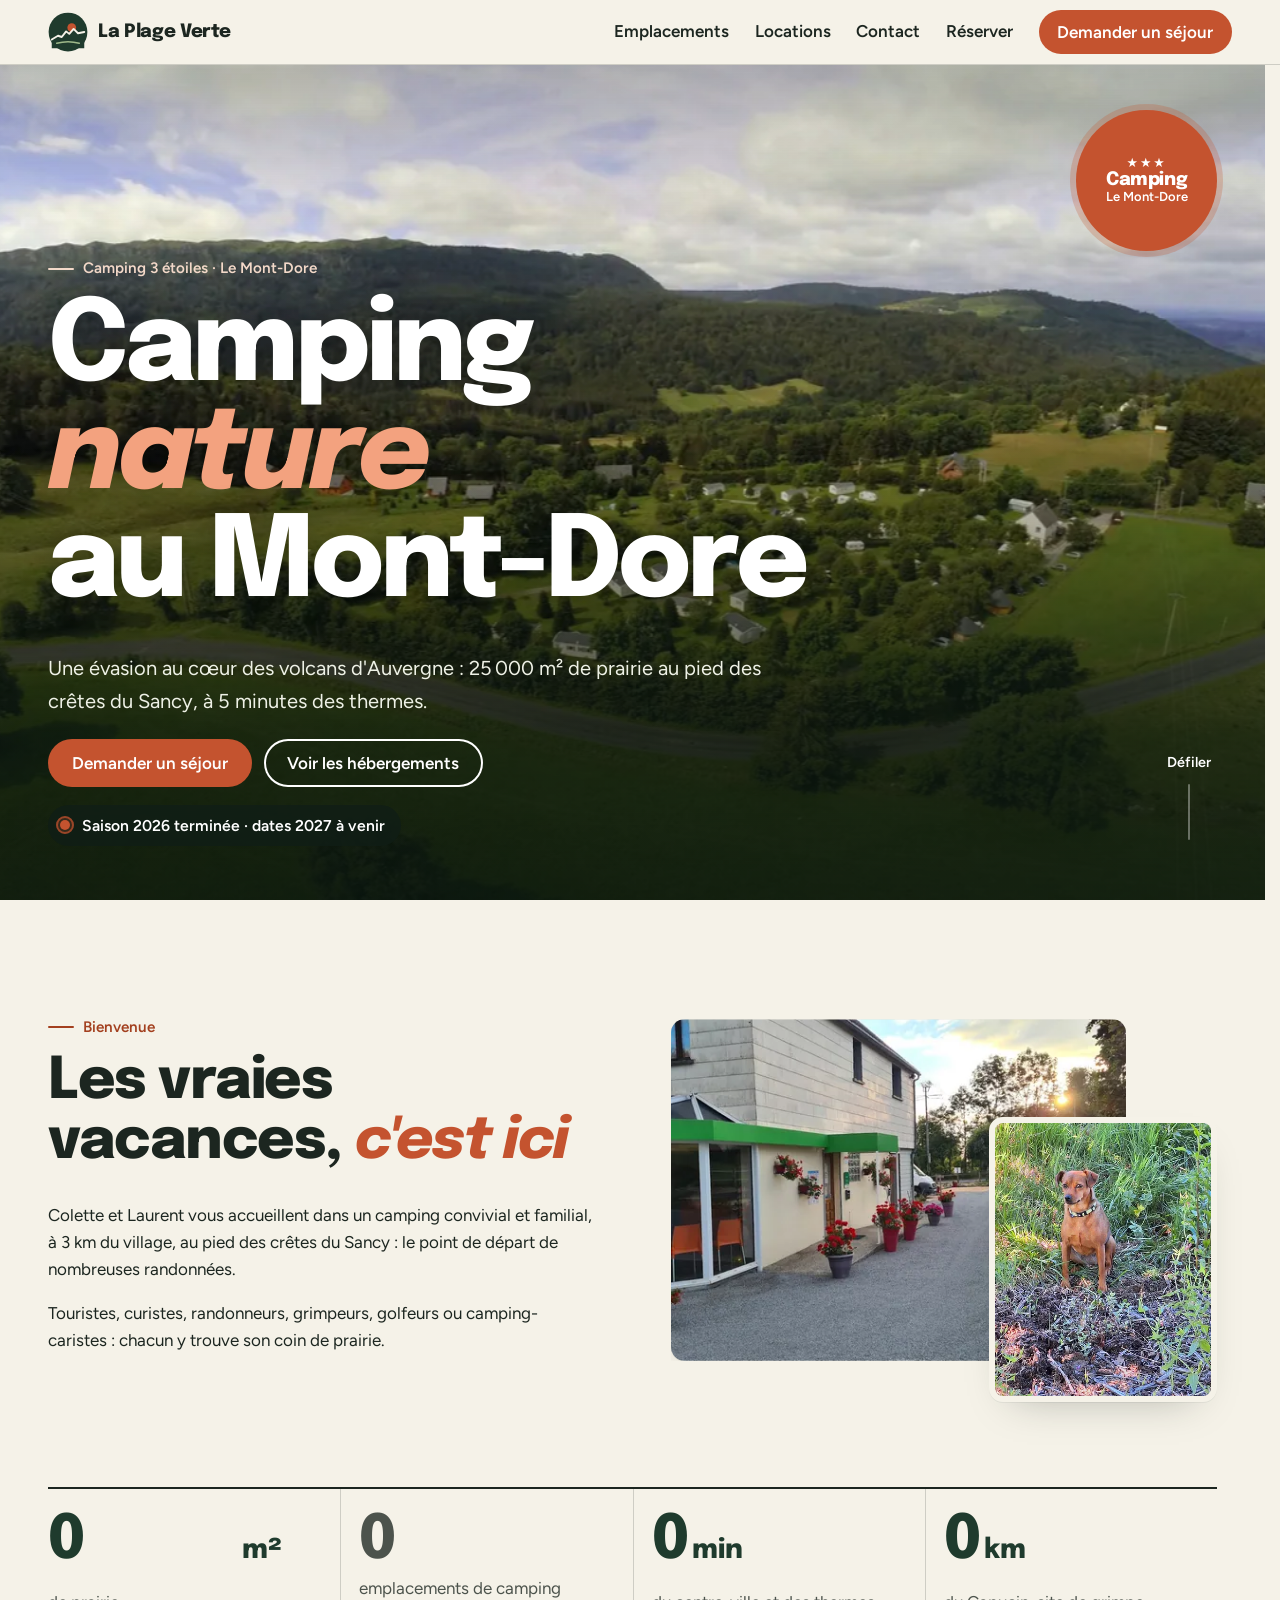
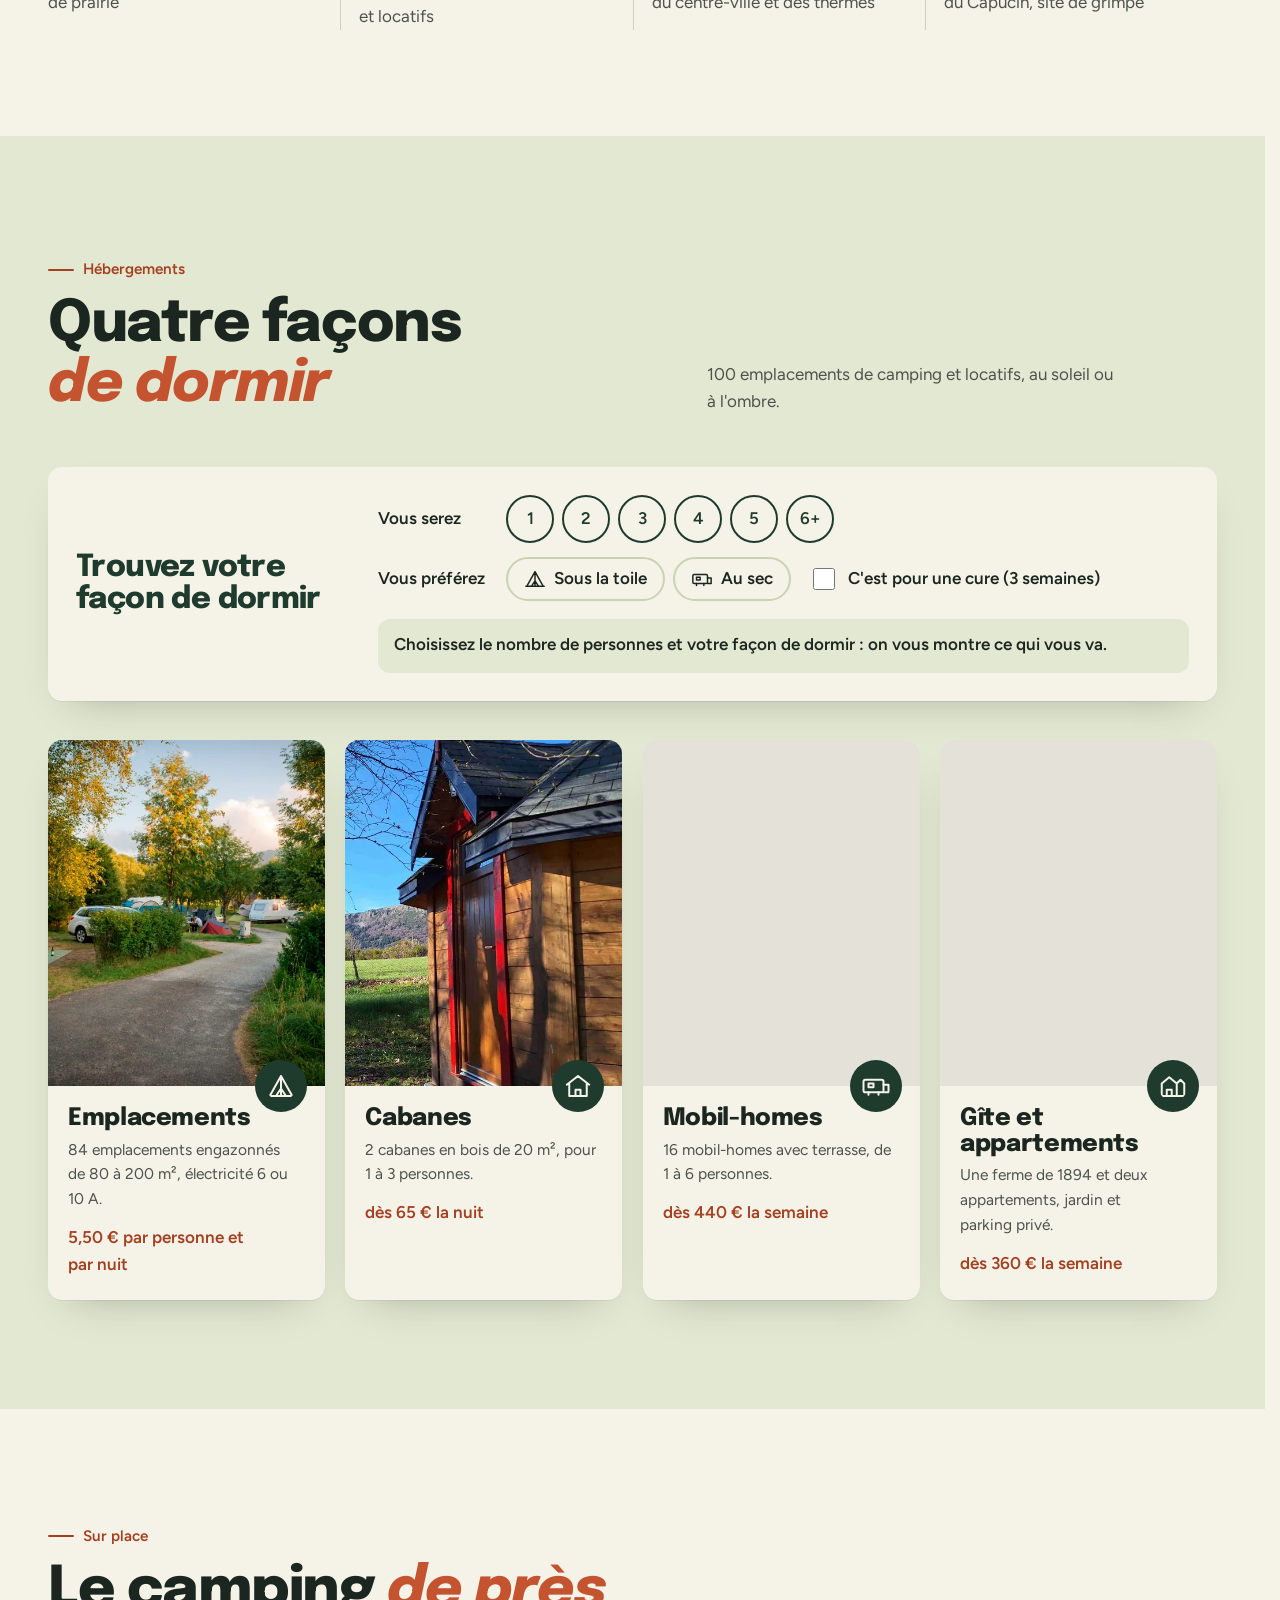
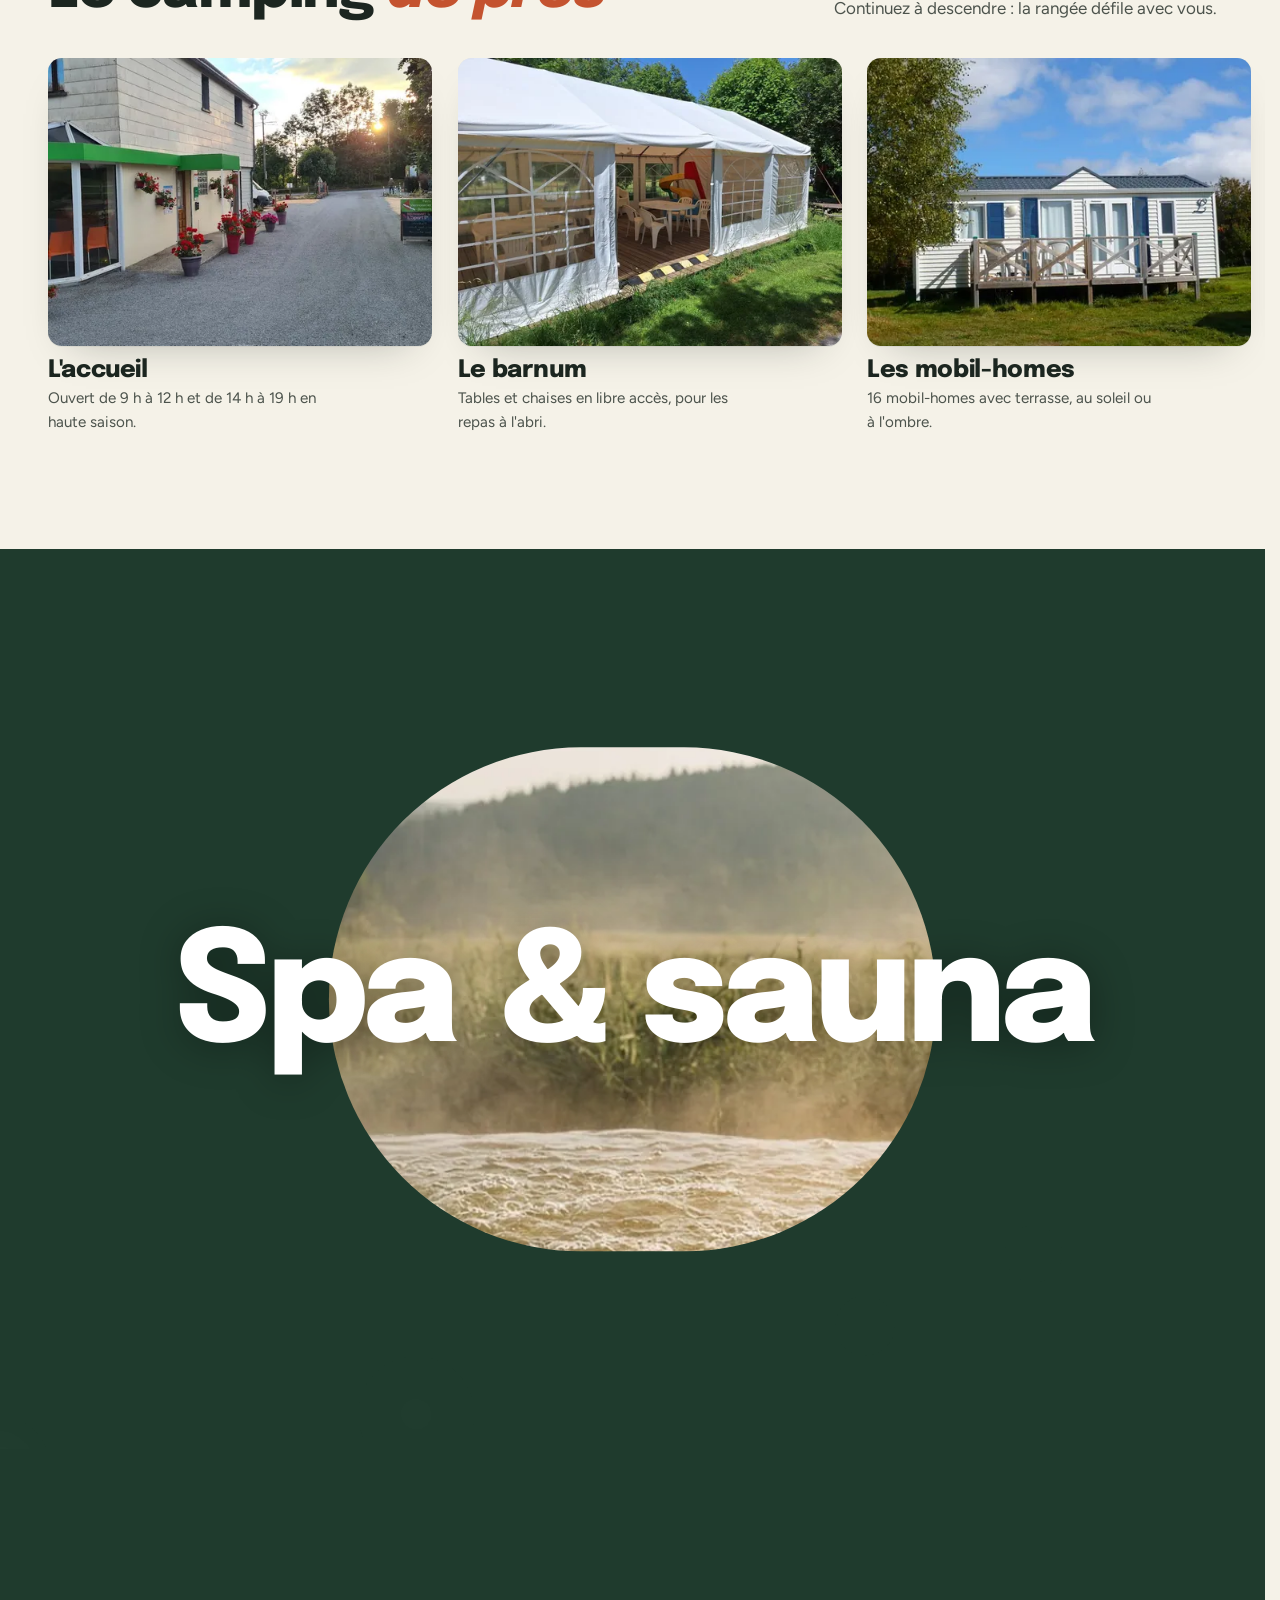
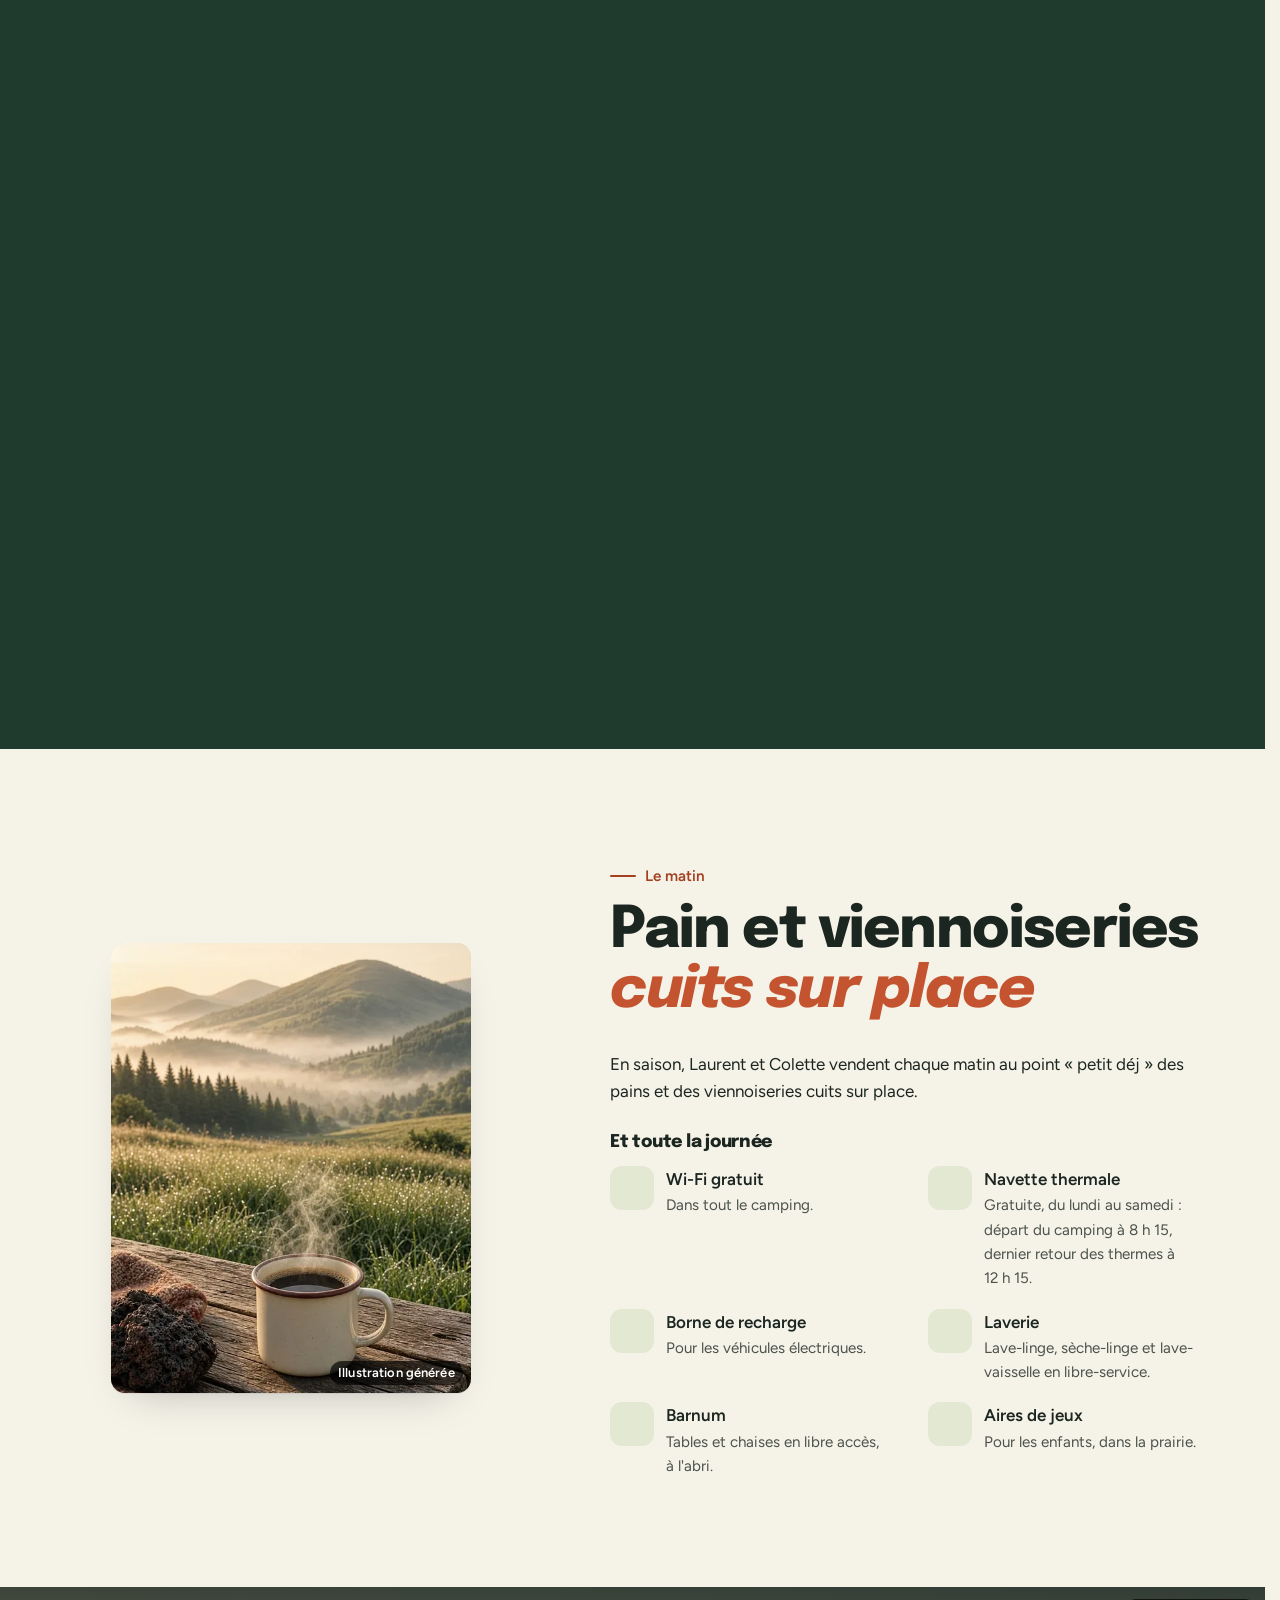
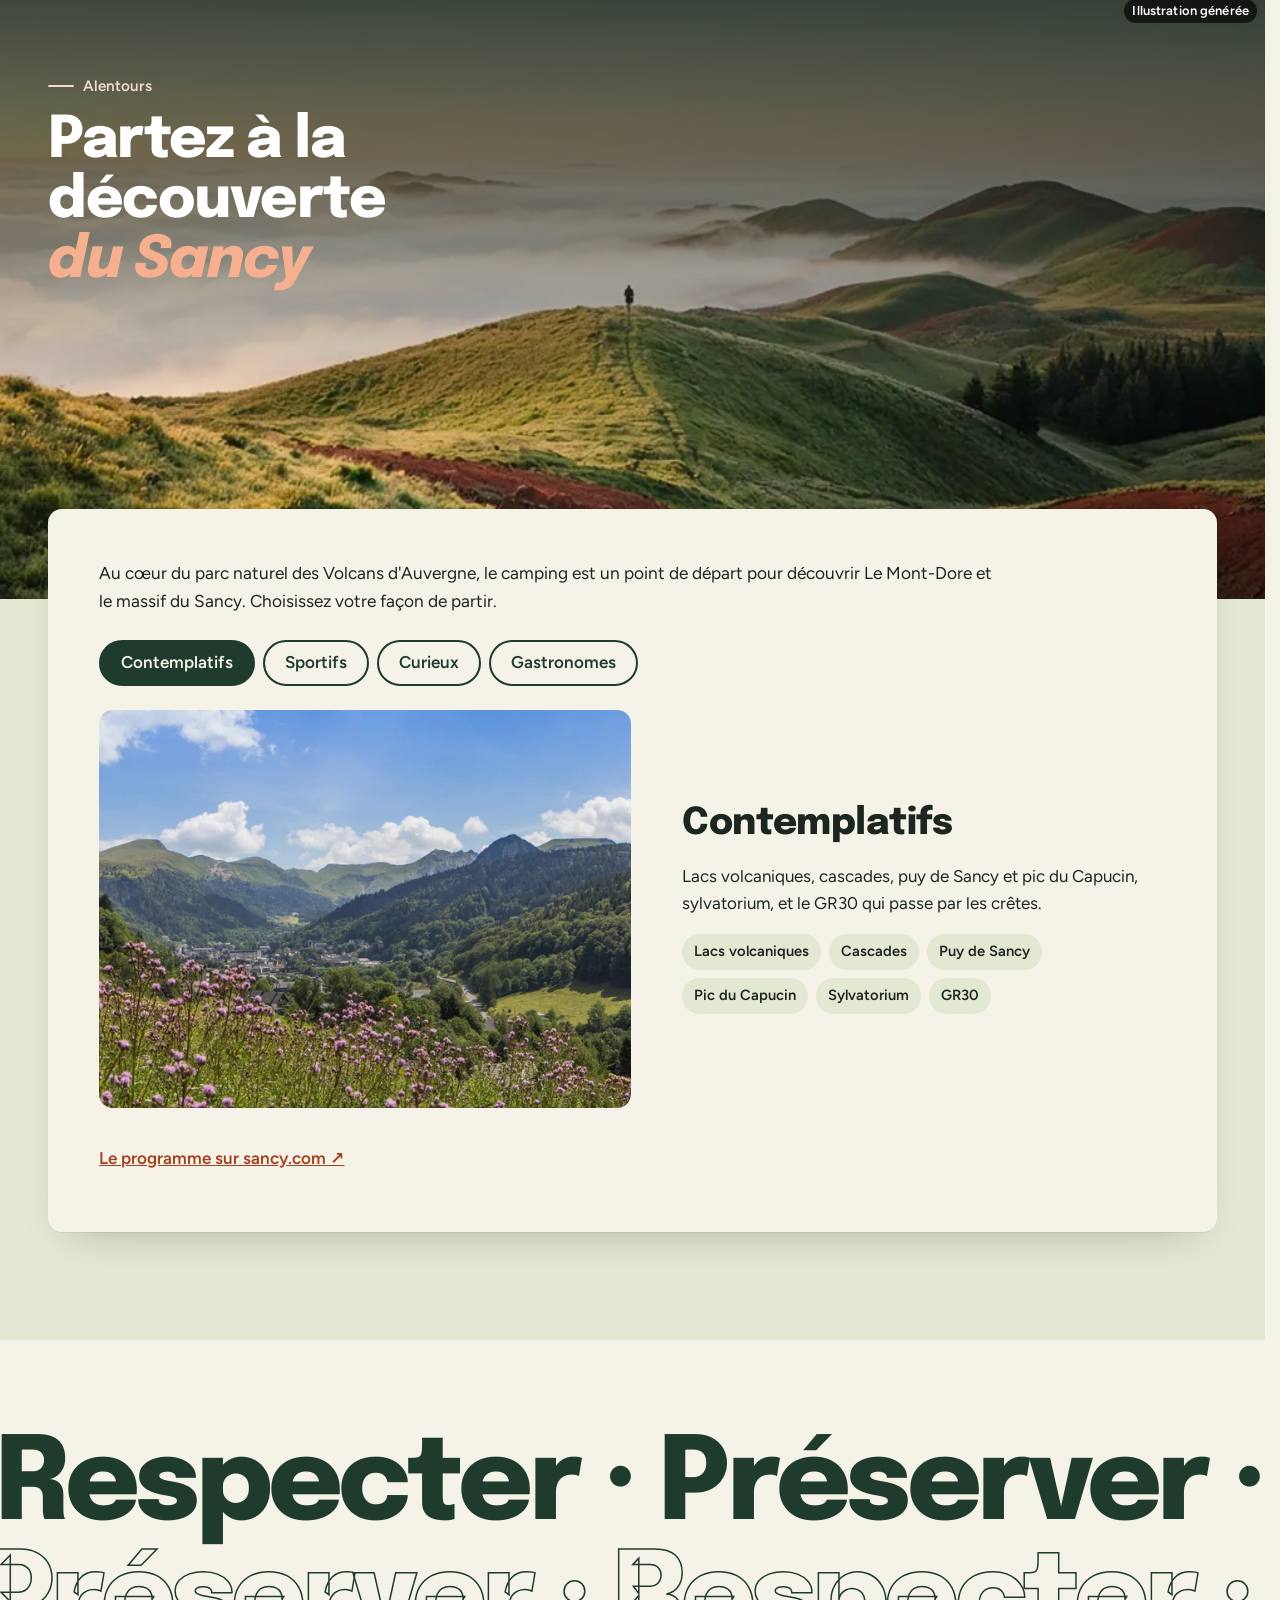
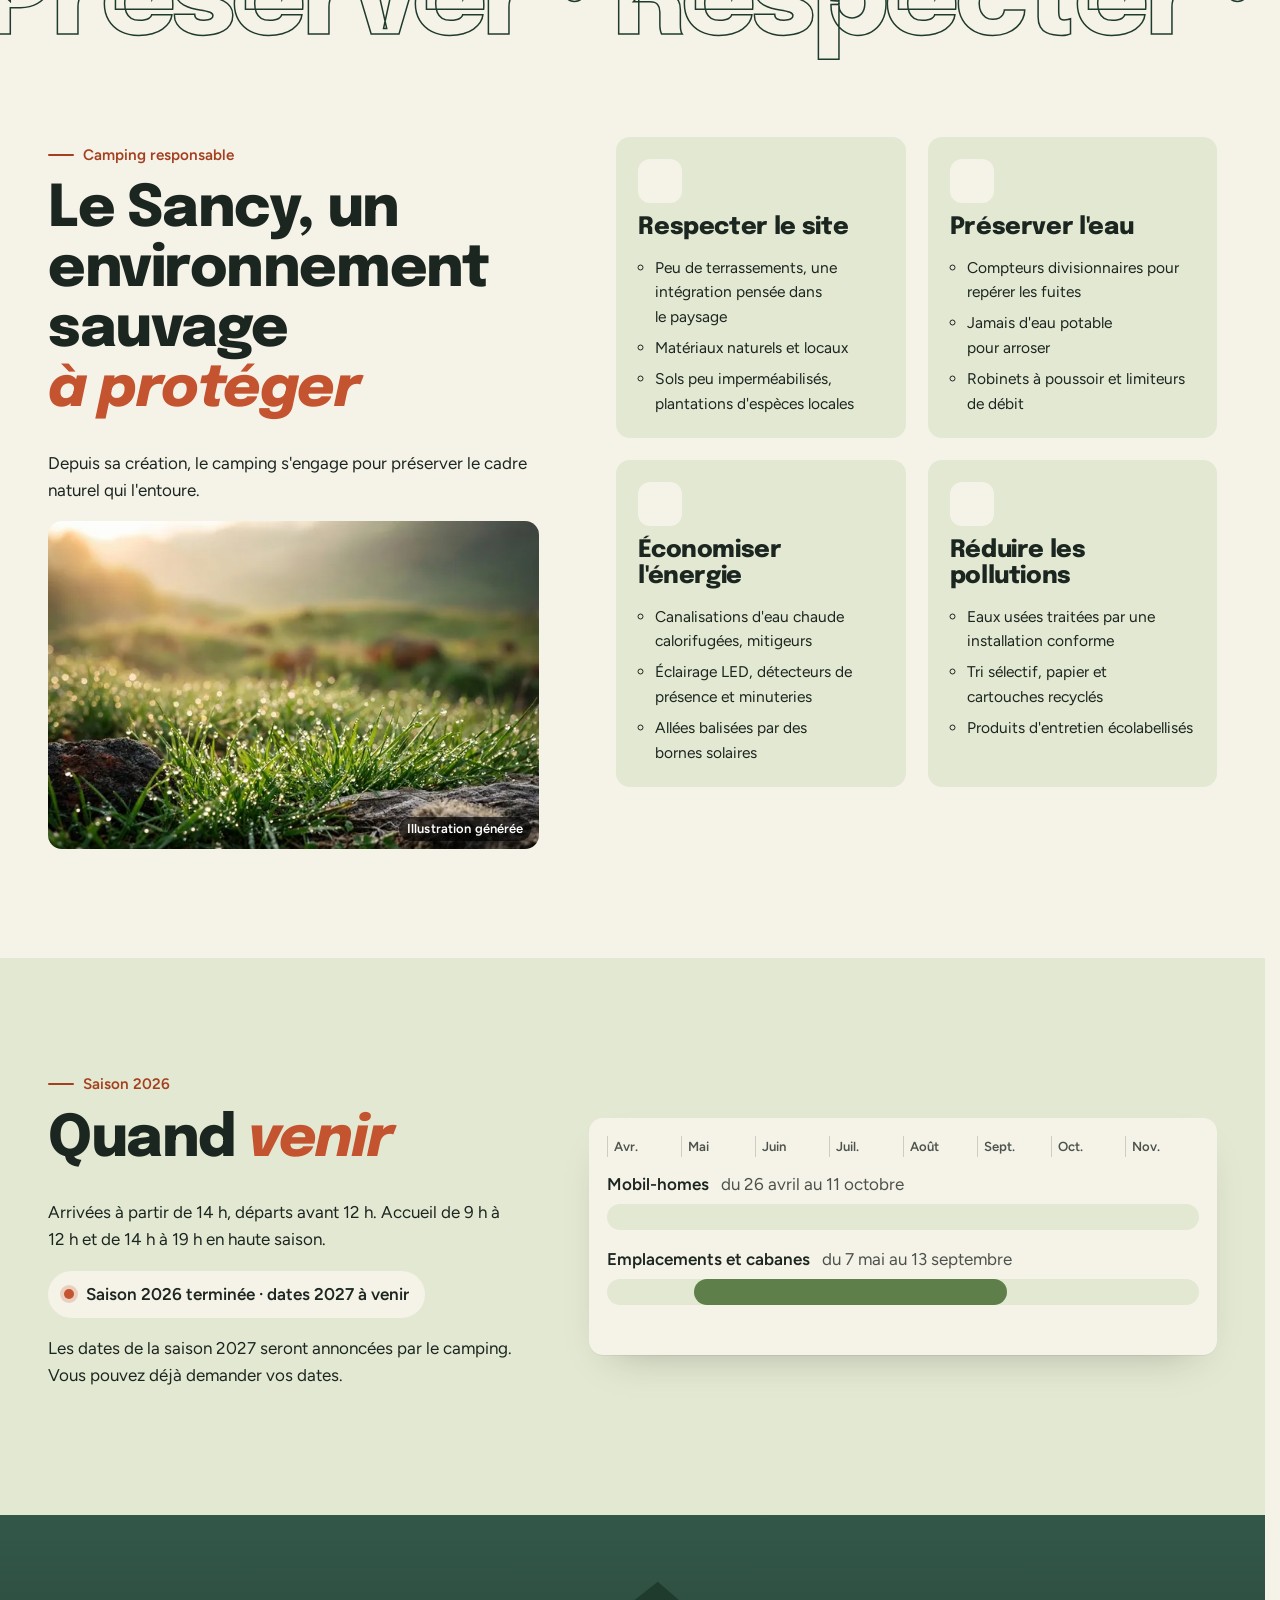
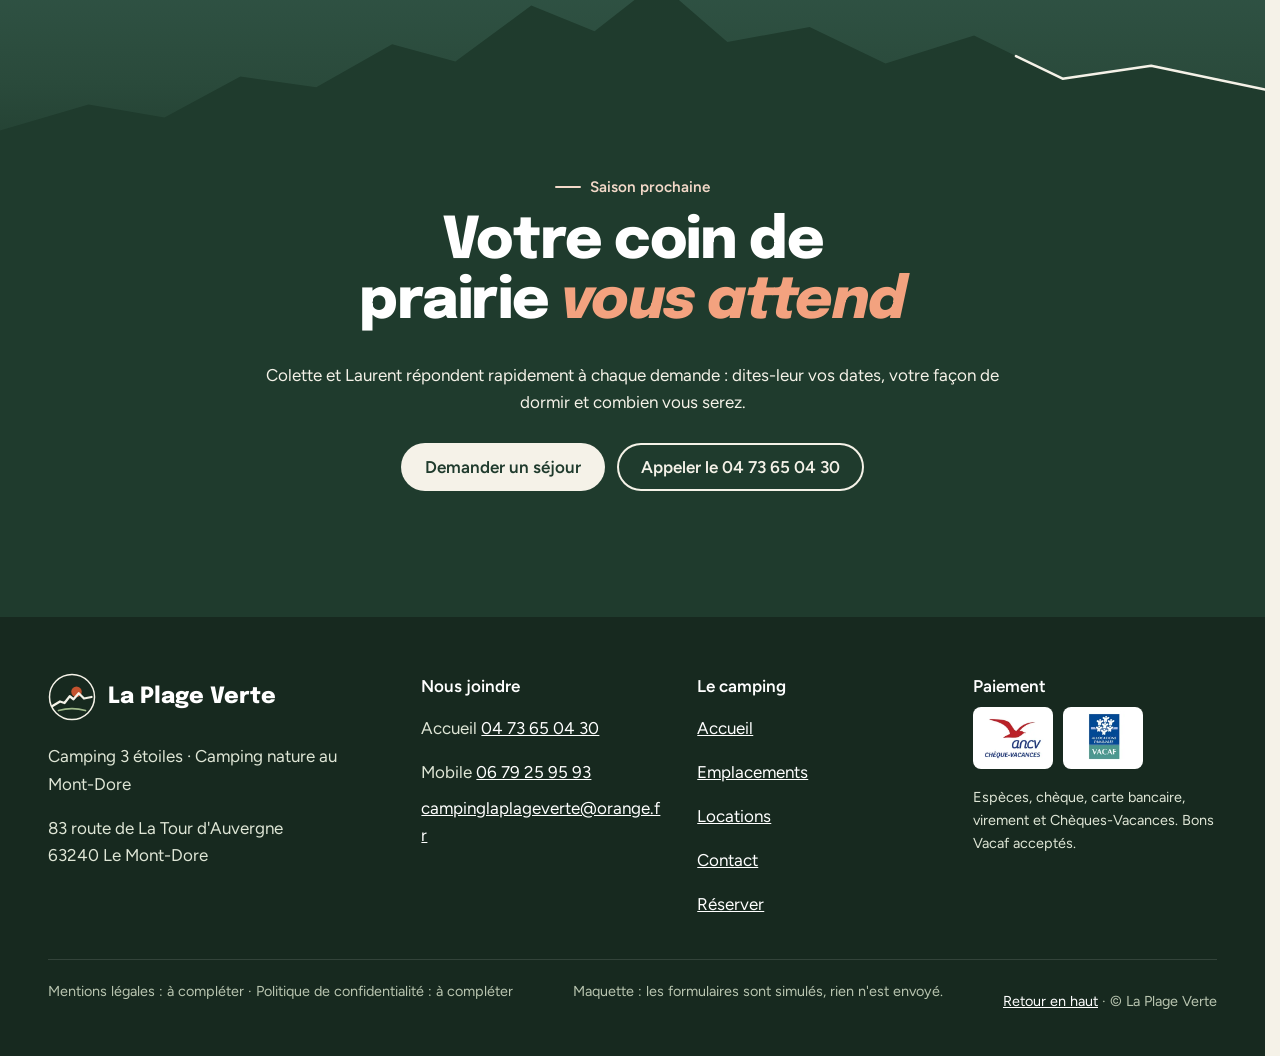
<file: index.html>
<!doctype html>
<html lang="fr" data-v="2">
<head>
<meta charset="utf-8">
<meta name="viewport" content="width=device-width, initial-scale=1, viewport-fit=cover">
<title>Camping La Plage Verte : camping nature au Mont-Dore, au pied du Sancy</title>
<meta name="description" content="Camping 3 étoiles au Mont-Dore : 84 emplacements dans 25 000 m² de prairie, cabanes, mobil-homes, gîte et appartements, spa, à 5 minutes des thermes.">
<meta name="robots" content="noindex, nofollow">
<link rel="canonical" href="https://plage-verte-maquette.vercel.app/">
<style>:root{--fond:#F5F2E8;--texte:#1C2620;--voile-fond:#1F3B2D;--ouverture-fond:#1F3B2D;--menu-fond:#1F3B2D}:root { --entete-h: 72px; --barres-h: 0px; } html { background: var(--fond); color: var(--texte); scrollbar-gutter: stable; } body { margin: 0; background: var(--fond); } html.js:not(.secours):not([data-arrivee="retour"]) [data-anime] { opacity: 0; } html.js:not(.secours):not([data-arrivee="retour"]) [data-anime].vu { opacity: 1; } [data-voile] { position: fixed; inset: 0; z-index: 900; background: var(--voile-fond); transform: translateY(100%); visibility: hidden; pointer-events: none; } html[data-arrivee="voile"]:not(.voile-leve):not(.secours) [data-voile] { transform: none; visibility: visible; } html.secours [data-voile] { visibility: hidden !important; } .ouverture-panneau { position: fixed; inset: 0; z-index: 850; display: none; place-content: center; justify-items: center; background: var(--ouverture-fond, var(--voile-fond)); color: var(--fond); text-align: center; } html.js[data-arrivee="intro"]:not(.secours):not(.intro-finie) .ouverture-panneau { display: grid; } html.defilement-bloque, html.defilement-bloque body, html.js[data-arrivee="intro"]:not(.secours):not(.intro-finie), html.js[data-arrivee="intro"]:not(.secours):not(.intro-finie) body, html[data-arrivee="voile"]:not(.voile-leve):not(.secours), html[data-arrivee="voile"]:not(.voile-leve):not(.secours) body { overflow: hidden; } html.js[data-arrivee="intro"]:not(.secours):not(.intro-finie) { background-color: var(--ouverture-fond, var(--voile-fond)); } html[data-arrivee="voile"]:not(.voile-leve):not(.secours) { background-color: var(--voile-fond); }</style>
<script>(function () {
var d = document.documentElement, ss = null, ls = null;
try { ss = window.sessionStorage; ls = window.localStorage; } catch (e) {}
d.classList.add('js');
var nav = performance.getEntriesByType ? performance.getEntriesByType('navigation')[0] : null;
var type = nav ? nav.type : 'navigate';
var depart = null;
try { depart = JSON.parse(ss.getItem('socle:depart') || 'null'); ss.removeItem('socle:depart'); } catch (e) {}
if (depart && !(Date.now() - depart.t < 15000)) depart = null;
var mode = type === 'back_forward' ? 'retour' : type === 'reload' ? 'intro' : depart ? 'voile' : 'intro';
d.setAttribute('data-arrivee', mode);
if (mode === 'voile' && depart.couleur) d.style.setProperty('--voile-fond', depart.couleur);
if (type === 'reload' && 'scrollRestoration' in history) {
history.scrollRestoration = 'manual';
}
try {
var choisie = ls && ls.getItem('socle:langue');
var langue = (d.lang || '').slice(0, 2);
if (choisie && choisie !== langue && type === 'navigate' && !depart) {
var alt = document.querySelector('link[rel="alternate"][hreflang="' + choisie + '"]');
if (alt) location.replace(new URL(alt.href).pathname + location.search + location.hash);
}
} catch (e) {}
setTimeout(function () { if (!d.classList.contains('demarre')) d.classList.add('secours'); }, 2000);
})();</script>
<link rel="preload" href="/assets/fonts/epilogue-latin-800-normal.woff2" as="font" type="font/woff2" crossorigin>
<link rel="preload" href="/assets/fonts/figtree-latin-400-normal.woff2" as="font" type="font/woff2" crossorigin>
<link rel="stylesheet" href="/assets/css/socle.css?v=2">
<link rel="stylesheet" href="/assets/css/site.css?v=2">
<link rel="modulepreload" href="/assets/js/site.js?v=2">
<link rel="modulepreload" href="/assets/js/socle/index.js?v=2">
<script src="/assets/vendor/gsap.min.js" defer></script>
<script src="/assets/vendor/ScrollTrigger.min.js" defer></script>
<script src="/assets/vendor/SplitText.min.js" defer></script>
<script type="module" src="/assets/js/site.js?v=2"></script>
<meta name="theme-color" content="#F5F2E8">
<link rel="icon" href="/assets/images/favicon.svg" type="image/svg+xml">
<link rel="apple-touch-icon" href="/assets/images/apple-touch-icon.png">
<meta property="og:type" content="website">
<meta property="og:site_name" content="La Plage Verte">
<meta property="og:locale" content="fr_FR">
<meta property="og:title" content="Camping La Plage Verte : camping nature au Mont-Dore, au pied du Sancy">
<meta property="og:description" content="Camping 3 étoiles au Mont-Dore : 84 emplacements dans 25 000 m² de prairie, cabanes, mobil-homes, gîte et appartements, spa, à 5 minutes des thermes.">
<meta property="og:url" content="https://plage-verte-maquette.vercel.app/">
<meta property="og:image" content="https://plage-verte-maquette.vercel.app/assets/partage/accueil-fr.jpg">
<meta property="og:image:width" content="1200">
<meta property="og:image:height" content="630">
<meta property="og:image:alt" content="La Plage Verte, camping nature au Mont-Dore, vu du ciel">
<meta name="twitter:card" content="summary_large_image">
<script type="application/ld+json">{"@context":"https://schema.org","@type":"Campground","name":"Camping La Plage Verte","url":"https://plage-verte-maquette.vercel.app/","telephone":"+33473650430","email":"campinglaplageverte@orange.fr","address":{"@type":"PostalAddress","streetAddress":"83 route de La Tour d'Auvergne","postalCode":"63240","addressLocality":"Le Mont-Dore","addressCountry":"FR"},"starRating":{"@type":"Rating","ratingValue":"3"},"petsAllowed":true,"paymentAccepted":"Espèces, chèque, carte bancaire, virement, Chèques-Vacances","amenityFeature":[{"@type":"LocationFeatureSpecification","name":"Wi-Fi gratuit","value":true},{"@type":"LocationFeatureSpecification","name":"Spa extérieur","value":true},{"@type":"LocationFeatureSpecification","name":"Sauna","value":true},{"@type":"LocationFeatureSpecification","name":"Navette thermale gratuite","value":true},{"@type":"LocationFeatureSpecification","name":"Borne de recharge pour véhicules électriques","value":true}],"description":"Camping nature classé 3 étoiles au Mont-Dore, au pied des crêtes du Sancy : 84 emplacements, cabanes, mobil-homes, un gîte et deux appartements."}</script>
</head>
<body id="haut">
<div data-voile data-forme="vague" aria-hidden="true"><svg class="voile-vague voile-vague--haut" viewBox="0 0 1440 120" preserveAspectRatio="none" aria-hidden="true"><path d="M0 120 C 240 20 480 20 720 70 S 1200 130 1440 40 V 120 H 0 Z"/></svg><svg class="voile-vague voile-vague--bas" viewBox="0 0 1440 120" preserveAspectRatio="none" aria-hidden="true"><path d="M0 0 C 240 100 480 100 720 50 S 1200 -10 1440 80 V 0 H 0 Z"/></svg><div class="voile-contenu"><img src="/assets/images/logo-clair.svg" alt="" width="56" height="56"><span data-voile-libelle>Accueil</span></div></div>
<div class="ouverture-panneau" data-ouverture aria-hidden="true">
  <svg class="ouverture-crete" viewBox="0 0 1000 260" preserveAspectRatio="none" aria-hidden="true"><path d="M0 200 L70 176 L130 188 L190 150 L250 160 L310 120 L360 136 L420 84 L470 108 L520 62 L575 118 L640 104 L700 138 L770 112 L840 152 L910 140 L1000 162" fill="none" stroke="currentColor" stroke-width="2.5" stroke-linejoin="round" stroke-linecap="round" vector-effect="non-scaling-stroke"/></svg>
  <span class="ouverture-soleil" data-ouverture-objet></span>
  <p class="ouverture-nom">La Plage Verte</p>
  <p class="ouverture-ligne">Camping nature au Mont-Dore</p>
</div>
<a class="evitement" href="#contenu">Aller au contenu</a>
<header data-entete>
  <div class="entete-rangee">
    <a class="entete-logo" href="/" data-libelle="Accueil" aria-current="page">
      <img src="/assets/images/logo.svg" alt="" width="40" height="40"><span>La Plage Verte</span>
    </a>
    <nav data-nav aria-label="Navigation principale">
      <ul><li><a href="/emplacements" data-libelle="Emplacements">Emplacements</a></li><li><a href="/locations" data-libelle="Locations">Locations</a></li><li><a href="/contact" data-libelle="Contact">Contact</a></li><li><a href="/reserver" data-libelle="Réserver">Réserver</a></li></ul>
    </nav>
    <div class="entete-actions">
      <a class="bouton" href="/reserver" data-libelle="Réserver">Demander un séjour</a>
      <button type="button" data-menu-bouton aria-controls="menu" aria-expanded="false" data-libelle-ouvrir="Menu" data-libelle-fermer="Fermer"><span data-libelle-bouton>Menu</span></button>
      <a class="menu-sansjs" href="#menu" data-menu-lien>Menu</a>
    </div>
  </div>
</header>
<script>/* Avant le premier affichage : rangées de la navigation (même règle que ajusterNav dans assets/js/socle/entete.js)
   et hauteur réelle de l'en-tête, pour que rien ne saute quand le JavaScript du site prend la main. */
(function () {
  var h = document.documentElement, u = document.querySelector('[data-nav] ul'), e = document.querySelector('[data-entete]');
  if (u) {
    var deborde = function () { return u.scrollWidth > u.clientWidth + 1; }, c = deborde();
    if (c && window.matchMedia('(min-width: 900px)').matches) {
      h.classList.add('nav-deux-rangees'); c = deborde();
      if (c) { h.classList.add('nav-deux-lignes'); var a = u.querySelector('a'); c = !a || u.getBoundingClientRect().height > a.getBoundingClientRect().height * 2.5; }
      if (c) h.classList.remove('nav-deux-rangees', 'nav-deux-lignes');
    }
    if (c) h.classList.add('nav-compacte');
  }
  if (e) h.style.setProperty('--entete-h', Math.round(e.getBoundingClientRect().height) + 'px');
})();</script>
<span id="menu-ferme" aria-hidden="true"></span>
<div id="menu" data-menu role="dialog" aria-modal="true" aria-label="Menu">
  <p class="menu-sansjs-fermer"><a href="#menu-ferme">Fermer</a></p>
  <ul><li style="--i:0"><a href="/" class="menu-lien" data-libelle="Accueil" aria-current="page">Accueil</a></li><li style="--i:1"><a href="/emplacements" class="menu-lien" data-libelle="Emplacements">Emplacements</a></li><li style="--i:2"><a href="/locations" class="menu-lien" data-libelle="Locations">Locations</a></li><li style="--i:3"><a href="/contact" class="menu-lien" data-libelle="Contact">Contact</a></li><li style="--i:4"><a href="/reserver" class="menu-lien" data-libelle="Réserver">Réserver</a></li></ul>
  <p><a class="bouton" href="tel:+33473650430">Appeler 04 73 65 04 30</a></p>
</div>
<main id="contenu" tabindex="-1">
<section class="ouv-accueil" id="debut">
  <figure class="media ouv-accueil-media" data-effet="survol" style="--cadrage:50% 50%">
  <picture><source media="(max-width: 760px) and (orientation: portrait)" srcset="/assets/images/aerienne-mobile-640.webp 640w, /assets/images/aerienne-mobile-1080.webp 1080w" sizes="100vw">
    <img src="/assets/images/aerienne-1280.webp" srcset="/assets/images/aerienne-640.webp 640w, /assets/images/aerienne-1280.webp 1280w, /assets/images/aerienne-1920.webp 1920w" sizes="100vw" alt="La Plage Verte, camping nature au Mont-Dore, vu du ciel" width="1280" height="720" fetchpriority="high" loading="eager" decoding="async">
  </picture>
</figure>
  <div class="ouv-accueil-voile" aria-hidden="true"></div>
  <div class="cachet" data-iris-centre="disque" aria-hidden="true">
    <span class="cachet-etoiles">★★★</span><span class="cachet-mot">Camping</span><span class="cachet-lieu">Le Mont-Dore</span>
  </div>
  <div class="conteneur ouv-accueil-texte">
    <p class="surtitre surtitre--clair ouv-apparait">Camping 3 étoiles · Le Mont-Dore</p>
    <h1 class="ouv-titre" data-anime="gsap"><span class="ligne-masque"><span class="ouv-ligne">Camping <em>nature</em></span></span><span class="ligne-masque"><span class="ouv-ligne">au Mont-Dore</span></span></h1>
    <p class="ouv-texte ouv-apparait masque-ecran-tres-bas">Une évasion au cœur des volcans d&#39;Auvergne : 25 000 m² de prairie au pied des crêtes du Sancy, à 5 minutes des thermes.</p>
    <div class="ouv-actions ouv-apparait">
      <a href="/reserver" class="bouton" data-libelle="Réserver" data-action-principale data-survol="magnetique">Demander un séjour</a>
      <a class="bouton bouton--contour bouton--sur-photo" href="#dormir" data-sans-transition>Voir les hébergements</a>
    </div>
    <p class="ouv-info ouv-apparait" data-info-cle data-saison='{"annee":2026,"periodes":[{"libelle":"Mobil-homes","debut":"2026-04-26","fin":"2026-10-11"},{"libelle":"Emplacements et cabanes","debut":"2026-05-07","fin":"2026-09-13"}],"textes":{"avant":"Ouverture le {date}","pendant":"Ouvert · {libelle} jusqu&#39;au {date}","apres":"Saison {annee} terminée · dates {suivante} à venir"}}'><span class="pastille" aria-hidden="true"></span><span data-saison-texte>Saison 2026 terminée · dates 2027 à venir</span></p>
  </div>
  <a class="defiler ouv-apparait" href="#bienvenue" data-sans-transition aria-label="Descendre vers la présentation du camping"><span>Défiler</span><i aria-hidden="true"></i></a>
</section>
<section class="bienvenue" id="bienvenue">
  <div class="conteneur bienvenue-grille">
    <div class="bienvenue-texte">
      <p class="surtitre">Bienvenue</p>
      <h2 data-anime="lignes">Les vraies vacances, <em>c'est ici</em></h2>
      <p data-anime>Colette et Laurent vous accueillent dans un camping convivial et familial, à 3 km du village, au pied des crêtes du Sancy : le point de départ de nombreuses randonnées.</p>
      <p data-anime>Touristes, curistes, randonneurs, grimpeurs, golfeurs ou camping-caristes : chacun y trouve son coin de prairie.</p>
    </div>
    <div class="bienvenue-photos">
      <figure class="media bienvenue-accueil" data-anime="rideau" style="--cadrage:50% 50%">
  <picture>
    <img src="/assets/images/accueil-1000.webp" srcset="/assets/images/accueil-480.webp 480w, /assets/images/accueil-640.webp 640w, /assets/images/accueil-1000.webp 1000w" sizes="(max-width: 760px) 70vw, 30vw" alt="Le bâtiment de l&#39;accueil." width="1000" height="750" loading="lazy" decoding="async">
  </picture><figcaption class="media-legende">Le bâtiment de l&#39;accueil.</figcaption>
</figure>
      <figure class="media bienvenue-calinette" data-fx="parallaxe" data-fx-force="8" style="--cadrage:42% 40%">
  <picture>
    <img src="/assets/images/calinette-640.webp" srcset="/assets/images/calinette-480.webp 480w, /assets/images/calinette-640.webp 640w" sizes="(max-width: 760px) 50vw, 20vw" alt="Calinette vous le confirme : les animaux sont acceptés au camping." width="640" height="800" loading="lazy" decoding="async">
  </picture><figcaption class="media-legende">Calinette vous le confirme : les animaux sont acceptés au camping.</figcaption>
</figure>
    </div>
  </div>
  <ul class="conteneur chiffres" data-anime="cascade"><li><strong><span data-compteur="25000">25 000</span><small>m²</small></strong><span>de prairie</span></li><li><strong><span data-compteur="100">100</span></strong><span>emplacements de camping et locatifs</span></li><li><strong><span data-compteur="5">5</span><small>min</small></strong><span>du centre-ville et des thermes</span></li><li><strong><span data-compteur="2">2</span><small>km</small></strong><span>du Capucin, site de grimpe</span></li></ul>
</section>
<section class="dormir" id="dormir">
  <div class="conteneur">
    <div class="section-tete">
      <div><p class="surtitre">Hébergements</p><h2 data-anime="lignes">Quatre façons <em>de dormir</em></h2></div>
      <p data-anime>100 emplacements de camping et locatifs, au soleil ou à l&#39;ombre.</p>
    </div>
    <div class="choix" data-choix='{"logements":[{"nom":"Les cabanes","type":"cabane","max":3,"semaine":350,"cure":750},{"nom":"Mobil-home Éco","type":"mobil-home","max":4,"semaine":440,"cure":990},{"nom":"Mobil-homes Confort","type":"mobil-home","max":6,"semaine":490,"cure":1090},{"nom":"Mobil-home Premium","type":"mobil-home","max":4,"semaine":550,"cure":1210},{"nom":"Gîte Le Cantou d&#39;Émile","type":"gite","max":5,"semaine":590,"cure":1190},{"nom":"Appartements Les Champs Fleuris","type":"gite","max":6,"semaine":360,"cure":920}],"textes":{"depart":"Choisissez le nombre de personnes et votre façon de dormir : on vous montre ce qui vous va.","toileReponse":"Pour {n} sous la toile : un emplacement de 80 à 200 m², 5,50 € par personne de plus de 7 ans et par nuit.","toileCure":"Pour une cure sous la toile : le forfait curiste, dès 427 € pour 2 personnes avec électricité 6 A.","secReponse":"Pour {n} au sec : {k}, dès {prix} la semaine ({nom}).","secCure":"Pour une cure à {n} au sec : {k}, dès {prix} la cure ({nom}).","secAucun":"Au-delà de 6 personnes au sec, pensez au séjour de groupe.","voirEmplacements":"Voir les emplacements","voirLogements":"Voir ces logements","voirGroupe":"Demander un séjour de groupe","unePersonne":"une personne","personnesN":"{n} personnes","unLogement":"1 logement possible","logementsN":"{k} logements possibles"},"liens":{"emplacements":"/emplacements","locations":"/locations","reserver":"/reserver"}}' data-visuel>
    <p class="choix-titre">Trouvez votre façon de dormir</p>
    <div class="choix-ligne">
      <span class="choix-libelle" id="choix-n">Vous serez</span>
      <div class="choix-boutons" role="group" aria-labelledby="choix-n"><button type="button" class="filtre-n" data-choix-n="1" aria-pressed="false">1</button><button type="button" class="filtre-n" data-choix-n="2" aria-pressed="false">2</button><button type="button" class="filtre-n" data-choix-n="3" aria-pressed="false">3</button><button type="button" class="filtre-n" data-choix-n="4" aria-pressed="false">4</button><button type="button" class="filtre-n" data-choix-n="5" aria-pressed="false">5</button><button type="button" class="filtre-n" data-choix-n="6" aria-pressed="false">6+</button></div>
    </div>
    <div class="choix-ligne">
      <span class="choix-libelle" id="choix-f">Vous préférez</span>
      <div class="choix-boutons" role="group" aria-labelledby="choix-f">
        <button type="button" class="puce-bouton" data-choix-f="toile" aria-pressed="false"><svg class="icone choix-icone" viewBox="0 0 24 24" aria-hidden="true" fill="none" stroke="currentColor" stroke-width="1.6" stroke-linecap="round" stroke-linejoin="round"><path d="M3 20 12 4l9 16M12 4v16M8 20l4-6 4 6M2 20h20"/></svg>Sous la toile</button>
        <button type="button" class="puce-bouton" data-choix-f="sec" aria-pressed="false"><svg class="icone choix-icone" viewBox="0 0 24 24" aria-hidden="true" fill="none" stroke="currentColor" stroke-width="1.6" stroke-linecap="round" stroke-linejoin="round"><rect x="2" y="7" width="16" height="10" rx="1.5"/><path d="M18 11h4v6h-4M6 17v2M14 17v2M6 10h4v3H6z"/></svg>Au sec</button>
      </div>
      <label class="choix-cure"><input type="checkbox" data-choix-cure><span>C&#39;est pour une cure (3 semaines)</span></label>
    </div>
    <p class="choix-reponse" role="status" data-choix-reponse>Choisissez le nombre de personnes et votre façon de dormir : on vous montre ce qui vous va.</p>
  </div>
    <ul class="dormir-grille" data-anime="cascade">
      <li class="dormir-carte" data-survol="incline" data-survol-force="5" data-choix-carte="toile">
        <figure class="media dormir-media" style="--cadrage:50% 50%">
  <picture>
    <img src="/assets/images/emplacements-640.webp" srcset="/assets/images/emplacements-480.webp 480w, /assets/images/emplacements-640.webp 640w" sizes="(max-width: 760px) 46vw, 24vw" alt="Emplacements" width="640" height="801" loading="lazy" decoding="async">
  </picture>
</figure>
        <div class="dormir-corps">
          <svg class="icone dormir-icone" viewBox="0 0 24 24" aria-hidden="true" fill="none" stroke="currentColor" stroke-width="1.6" stroke-linecap="round" stroke-linejoin="round"><path d="M3 20 12 4l9 16M12 4v16M8 20l4-6 4 6M2 20h20"/></svg>
          <h3><a href="/emplacements" class="dormir-lien" data-libelle="Emplacements" data-superpose>Emplacements</a></h3>
          <p class="dormir-texte">84 emplacements engazonnés de 80 à 200 m², électricité 6 ou 10 A.</p>
          <p class="dormir-prix" data-prix>5,50 € par personne et par nuit</p>
        </div>
      </li><li class="dormir-carte" data-survol="incline" data-survol-force="5" data-choix-carte="cabane">
        <figure class="media dormir-media" style="--cadrage:50% 50%">
  <picture>
    <img src="/assets/images/cabane-carte-640.webp" srcset="/assets/images/cabane-carte-480.webp 480w, /assets/images/cabane-carte-640.webp 640w" sizes="(max-width: 760px) 46vw, 24vw" alt="Cabanes" width="640" height="800" loading="lazy" decoding="async">
  </picture>
</figure>
        <div class="dormir-corps">
          <svg class="icone dormir-icone" viewBox="0 0 24 24" aria-hidden="true" fill="none" stroke="currentColor" stroke-width="1.6" stroke-linecap="round" stroke-linejoin="round"><path d="M3 11 12 4l9 7M5 10v10h14V10M10 20v-5h4v5"/></svg>
          <h3><a href="/locations#cabane" class="dormir-lien" data-libelle="Locations" data-superpose>Cabanes</a></h3>
          <p class="dormir-texte">2 cabanes en bois de 20 m², pour 1 à 3 personnes.</p>
          <p class="dormir-prix" data-prix>dès 65 € la nuit</p>
        </div>
      </li><li class="dormir-carte" data-survol="incline" data-survol-force="5" data-choix-carte="mobil-home">
        <figure class="media dormir-media" style="--cadrage:50% 50%">
  <picture>
    <img src="/assets/images/mobil-home-terrasse-640.webp" srcset="/assets/images/mobil-home-terrasse-480.webp 480w, /assets/images/mobil-home-terrasse-640.webp 640w" sizes="(max-width: 760px) 46vw, 24vw" alt="Mobil-homes" width="640" height="800" loading="lazy" decoding="async">
  </picture>
</figure>
        <div class="dormir-corps">
          <svg class="icone dormir-icone" viewBox="0 0 24 24" aria-hidden="true" fill="none" stroke="currentColor" stroke-width="1.6" stroke-linecap="round" stroke-linejoin="round"><rect x="2" y="7" width="16" height="10" rx="1.5"/><path d="M18 11h4v6h-4M6 17v2M14 17v2M6 10h4v3H6z"/></svg>
          <h3><a href="/locations#mh-eco" class="dormir-lien" data-libelle="Locations" data-superpose><span class="insecable">Mobil-homes</span></a></h3>
          <p class="dormir-texte">16 mobil-homes avec terrasse, de 1 à 6 personnes.</p>
          <p class="dormir-prix" data-prix>dès 440 € la semaine</p>
        </div>
      </li><li class="dormir-carte" data-survol="incline" data-survol-force="5" data-choix-carte="gite">
        <figure class="media dormir-media" style="--cadrage:50% 50%">
  <picture>
    <img src="/assets/images/gite-ferme-640.webp" srcset="/assets/images/gite-ferme-480.webp 480w, /assets/images/gite-ferme-640.webp 640w" sizes="(max-width: 760px) 46vw, 24vw" alt="Gîte et appartements" width="640" height="800" loading="lazy" decoding="async">
  </picture>
</figure>
        <div class="dormir-corps">
          <svg class="icone dormir-icone" viewBox="0 0 24 24" aria-hidden="true" fill="none" stroke="currentColor" stroke-width="1.6" stroke-linecap="round" stroke-linejoin="round"><path d="M3 20V10l6-5 6 5v10M15 10l3-3 3 3v10M7 20v-5h4v5M2 20h20"/></svg>
          <h3><a href="/locations#gite" class="dormir-lien" data-libelle="Locations" data-superpose>Gîte et appartements</a></h3>
          <p class="dormir-texte">Une ferme de 1894 et deux appartements, jardin et parking privé.</p>
          <p class="dormir-prix" data-prix>dès 360 € la semaine</p>
        </div>
      </li>
    </ul>
  </div>
</section>
<section class="pres" id="sur-place">
  <div class="conteneur pres-tete">
    <div><p class="surtitre">Sur place</p><h2 data-anime="lignes">Le camping <em>de près</em></h2></div>
    <p class="pres-consigne"><span class="si-souris">Continuez à descendre : la rangée défile avec vous.</span><span class="si-tactile">Faites glisser : tout ce qui est là quand vous arrivez.</span></p>
  </div>
  <div class="pres-fenetre" tabindex="0" role="region" aria-label="Photos du camping, à faire défiler">
  <div class="pres-piste" data-effet="rangee" data-galerie>
    <article class="pres-carte" id="sur-place-1" data-fx="vitesse" data-fx-force="2">
      <figure class="media pres-media" style="--cadrage:50% 50%">
  <picture>
    <img src="/assets/images/accueil-1000.webp" srcset="/assets/images/accueil-480.webp 480w, /assets/images/accueil-640.webp 640w, /assets/images/accueil-1000.webp 1000w" sizes="(max-width: 760px) 80vw, 34vw" alt="Ouvert de 9 h à 12 h et de 14 h à 19 h en haute saison." width="1000" height="750" loading="lazy" decoding="async">
  </picture>
</figure>
      <h3>L&#39;accueil</h3>
      <p>Ouvert de 9 h à 12 h et de 14 h à 19 h en haute saison.</p>
    </article><article class="pres-carte" id="sur-place-2" data-fx="vitesse" data-fx-force="2">
      <figure class="media pres-media" style="--cadrage:50% 50%">
  <picture>
    <img src="/assets/images/barnum-1000.webp" srcset="/assets/images/barnum-480.webp 480w, /assets/images/barnum-640.webp 640w, /assets/images/barnum-1000.webp 1000w" sizes="(max-width: 760px) 80vw, 34vw" alt="Tables et chaises en libre accès, pour les repas à l&#39;abri." width="1000" height="750" loading="lazy" decoding="async">
  </picture>
</figure>
      <h3>Le barnum</h3>
      <p>Tables et chaises en libre accès, pour les repas à l&#39;abri.</p>
    </article><article class="pres-carte" id="sur-place-3" data-fx="vitesse" data-fx-force="2">
      <figure class="media pres-media" style="--cadrage:50% 50%">
  <picture>
    <img src="/assets/images/mh-exterieur-640.webp" srcset="/assets/images/mh-exterieur-480.webp 480w, /assets/images/mh-exterieur-640.webp 640w" sizes="(max-width: 760px) 80vw, 34vw" alt="16 mobil-homes avec terrasse, au soleil ou à l&#39;ombre." width="640" height="427" loading="lazy" decoding="async">
  </picture>
</figure>
      <h3>Les mobil-homes</h3>
      <p>16 mobil-homes avec terrasse, au soleil ou à l&#39;ombre.</p>
    </article><article class="pres-carte" id="sur-place-4" data-fx="vitesse" data-fx-force="2">
      <figure class="media pres-media" style="--cadrage:50% 50%">
  <picture>
    <img src="/assets/images/laverie-1000.webp" srcset="/assets/images/laverie-480.webp 480w, /assets/images/laverie-640.webp 640w, /assets/images/laverie-1000.webp 1000w" sizes="(max-width: 760px) 80vw, 34vw" alt="Lave-linge, sèche-linge et lave-vaisselle en libre-service." width="1000" height="750" loading="lazy" decoding="async">
  </picture>
</figure>
      <h3>La laverie</h3>
      <p>Lave-linge, sèche-linge et lave-vaisselle en libre-service.</p>
    </article><article class="pres-carte" id="sur-place-5" data-fx="vitesse" data-fx-force="2">
      <figure class="media pres-media" style="--cadrage:50% 50%">
  <picture>
    <img src="/assets/images/sanitaires-640.webp" srcset="/assets/images/sanitaires-480.webp 480w, /assets/images/sanitaires-640.webp 640w" sizes="(max-width: 760px) 80vw, 34vw" alt="2 blocs, dont 1 accessible aux personnes à mobilité réduite." width="640" height="853" loading="lazy" decoding="async">
  </picture>
</figure>
      <h3>Les sanitaires</h3>
      <p>2 blocs, dont 1 accessible aux personnes à mobilité réduite.</p>
    </article>
  </div>
  </div>
</section>
<section class="spa" id="bien-etre" data-fx="plein-ecran" data-fx-depart="inset(22% 26% 22% 26% round 999px)">
  <div data-collant>
    <figure class="media spa-media" data-grok style="--cadrage:50% 50%">
  <picture><source media="(max-width: 760px) and (orientation: portrait)" srcset="/assets/images/grok/spa-vapeur-mobile-640.webp 640w" sizes="100vw">
    <img src="/assets/images/grok/spa-vapeur-1280.webp" srcset="/assets/images/grok/spa-vapeur-640.webp 640w, /assets/images/grok/spa-vapeur-1280.webp 1280w, /assets/images/grok/spa-vapeur-1920.webp 1920w" sizes="100vw" alt="L&#39;espace bien-être" width="1280" height="854" loading="lazy" decoding="async">
  </picture><figcaption class="mention-ia">Illustration générée</figcaption>
</figure>
    <canvas class="spa-vapeur" data-effet="vapeur" aria-hidden="true"></canvas>
    <p class="spa-mots" aria-hidden="true"><span data-fx-ecarte="g">Spa</span> <span data-fx-ecarte="d">&amp; sauna</span></p>
    <div class="spa-legende" data-fx-apres>
      <figure class="media spa-photo" style="--cadrage:50% 50%">
  <picture>
    <img src="/assets/images/spa-1000.webp" srcset="/assets/images/spa-480.webp 480w, /assets/images/spa-640.webp 640w, /assets/images/spa-1000.webp 1000w" sizes="160px" alt="Le spa du camping, sur sa terrasse fleurie." width="1000" height="750" loading="lazy" decoding="async">
  </picture>
</figure>
      <div>
        <h2>L&#39;espace bien-être</h2>
        <p>Ouvert de 9 h 30 à 19 h. Spa extérieur en accès libre et gratuit ; sauna sur réservation, 5 € par personne les 30 minutes.</p>
        <p class="spa-petit">Réservé aux plus de 16 ans séjournant au camping.</p>
      </div>
    </div>
  </div>
</section>
<section class="matin" id="matin">
  <div class="conteneur matin-grille">
    <figure class="media matin-media" data-grok data-fx="zoom" style="--cadrage:50% 50%">
  <picture>
    <img src="/assets/images/grok/matin-cafe-784.webp" srcset="/assets/images/grok/matin-cafe-480.webp 480w, /assets/images/grok/matin-cafe-640.webp 640w, /assets/images/grok/matin-cafe-784.webp 784w" sizes="(max-width: 760px) 100vw, 40vw" alt="Pain et viennoiseries &lt;em&gt;cuits sur place&lt;/em&gt;" width="784" height="980" loading="lazy" decoding="async">
  </picture><figcaption class="mention-ia">Illustration générée</figcaption>
</figure>
    <div>
      <p class="surtitre">Le matin</p>
      <h2 data-anime="lignes">Pain et viennoiseries <em>cuits sur place</em></h2>
      <p data-anime>En saison, Laurent et Colette vendent chaque matin au point « petit déj » des pains et des viennoiseries cuits sur place.</p>
      <h3 class="matin-sous" data-anime>Et toute la journée</h3>
      <ul class="services" data-anime="cascade"><li><svg class="icone" viewBox="0 0 24 24" aria-hidden="true" fill="none" stroke="currentColor" stroke-width="1.6" stroke-linecap="round" stroke-linejoin="round" data-fx="trace"><path d="M2.5 9a14 14 0 0 1 19 0"/><path d="M5.5 12.5a9.5 9.5 0 0 1 13 0"/><path d="M8.7 16a5 5 0 0 1 6.6 0"/><path d="M12 19.5h.01"/></svg><div><strong>Wi-Fi gratuit</strong><span>Dans tout le camping.</span></div></li><li><svg class="icone" viewBox="0 0 24 24" aria-hidden="true" fill="none" stroke="currentColor" stroke-width="1.6" stroke-linecap="round" stroke-linejoin="round" data-fx="trace"><rect x="3" y="5" width="18" height="11" rx="2"/><path d="M3 11h18M7 16v3M17 16v3M7 8h3M14 8h3"/></svg><div><strong>Navette thermale</strong><span>Gratuite, du lundi au samedi : départ du camping à 8 h 15, dernier retour des thermes à 12 h 15.</span></div></li><li><svg class="icone" viewBox="0 0 24 24" aria-hidden="true" fill="none" stroke="currentColor" stroke-width="1.6" stroke-linecap="round" stroke-linejoin="round" data-fx="trace"><rect x="5" y="3" width="10" height="18" rx="2"/><path d="M11 7l-2.5 4h3L9 15M15 9h2a2 2 0 0 1 2 2v5a1.5 1.5 0 0 0 3 0v-7l-2-2"/></svg><div><strong>Borne de recharge</strong><span>Pour les véhicules électriques.</span></div></li><li><svg class="icone" viewBox="0 0 24 24" aria-hidden="true" fill="none" stroke="currentColor" stroke-width="1.6" stroke-linecap="round" stroke-linejoin="round" data-fx="trace"><rect x="4" y="3" width="16" height="18" rx="2"/><circle cx="12" cy="13" r="4.5"/><path d="M7 6.5h2M12 6.5h5"/></svg><div><strong>Laverie</strong><span>Lave-linge, sèche-linge et lave-vaisselle en libre-service.</span></div></li><li><svg class="icone" viewBox="0 0 24 24" aria-hidden="true" fill="none" stroke="currentColor" stroke-width="1.6" stroke-linecap="round" stroke-linejoin="round" data-fx="trace"><path d="M2 11 12 4l10 7"/><path d="M4 10v10M20 10v10M2 11h20M8 20v-5h8v5"/></svg><div><strong>Barnum</strong><span>Tables et chaises en libre accès, à l&#39;abri.</span></div></li><li><svg class="icone" viewBox="0 0 24 24" aria-hidden="true" fill="none" stroke="currentColor" stroke-width="1.6" stroke-linecap="round" stroke-linejoin="round" data-fx="trace"><path d="M4 21V9M20 21V9M4 9l8-5 8 5M8 13l4 4 4-4M12 17v4"/></svg><div><strong>Aires de jeux</strong><span>Pour les enfants, dans la prairie.</span></div></li></ul>
    </div>
  </div>
</section>
<section class="sancy" id="sancy">
  <div class="sancy-bandeau">
    <figure class="media sancy-media" data-grok data-fx="parallaxe" data-fx-force="12" style="--cadrage:50% 50%">
  <picture><source media="(max-width: 760px) and (orientation: portrait)" srcset="/assets/images/grok/crete-aube-mobile-640.webp 640w" sizes="100vw">
    <img src="/assets/images/grok/crete-aube-1280.webp" srcset="/assets/images/grok/crete-aube-640.webp 640w, /assets/images/grok/crete-aube-1280.webp 1280w, /assets/images/grok/crete-aube-1920.webp 1920w" sizes="100vw" alt="Partez à la découverte du Sancy" width="1280" height="854" loading="lazy" decoding="async">
  </picture><figcaption class="mention-ia">Illustration générée</figcaption>
</figure>
    <div class="conteneur sancy-tete">
      <p class="surtitre surtitre--clair">Alentours</p>
      <h2 data-anime="lignes">Partez à la découverte <em>du Sancy</em></h2>
    </div>
  </div>
  <div class="conteneur sancy-corps">
    <p class="sancy-intro" data-anime>Au cœur du parc naturel des Volcans d&#39;Auvergne, le camping est un point de départ pour découvrir Le Mont-Dore et le massif du Sancy. Choisissez votre façon de partir.</p>
    <div class="profils">
      <div class="profils-onglets" role="tablist" aria-label="Quatre façons de découvrir le Sancy">
        <button type="button" role="tab" id="onglet-contemplatifs" aria-controls="profil-contemplatifs" aria-selected="true" tabindex="0">Contemplatifs</button><button type="button" role="tab" id="onglet-sportifs" aria-controls="profil-sportifs" aria-selected="false" tabindex="-1">Sportifs</button><button type="button" role="tab" id="onglet-curieux" aria-controls="profil-curieux" aria-selected="false" tabindex="-1">Curieux</button><button type="button" role="tab" id="onglet-gastronomes" aria-controls="profil-gastronomes" aria-selected="false" tabindex="-1">Gastronomes</button>
      </div>
      <article class="profil" id="profil-contemplatifs" role="tabpanel" aria-labelledby="onglet-contemplatifs" >
        <figure class="media profil-media" style="--cadrage:50% 50%">
  <picture>
    <img src="/assets/images/sancy-vallee-800.webp" srcset="/assets/images/sancy-vallee-480.webp 480w, /assets/images/sancy-vallee-640.webp 640w, /assets/images/sancy-vallee-800.webp 800w" sizes="(max-width: 760px) 100vw, 45vw" alt="Contemplatifs : Lacs volcaniques, Cascades, Puy de Sancy, Pic du Capucin, Sylvatorium, GR30" width="800" height="600" loading="lazy" decoding="async">
  </picture>
</figure>
        <div class="profil-texte">
          <h3>Contemplatifs</h3>
          <p>Lacs volcaniques, cascades, puy de Sancy et pic du Capucin, sylvatorium, et le GR30 qui passe par les crêtes.</p>
          <ul class="profil-liste"><li>Lacs volcaniques</li><li>Cascades</li><li>Puy de Sancy</li><li>Pic du Capucin</li><li>Sylvatorium</li><li>GR30</li></ul>
        </div>
      </article><article class="profil" id="profil-sportifs" role="tabpanel" aria-labelledby="onglet-sportifs" data-replie>
        <figure class="media profil-media" style="--cadrage:50% 50%">
  <picture>
    <img src="/assets/images/sancy-tyrolienne-800.webp" srcset="/assets/images/sancy-tyrolienne-480.webp 480w, /assets/images/sancy-tyrolienne-640.webp 640w, /assets/images/sancy-tyrolienne-800.webp 800w" sizes="(max-width: 760px) 100vw, 45vw" alt="Sportifs : Tyrolienne à virages, Escalade, Parcours dans les arbres, Luge d&#39;été" width="800" height="600" loading="lazy" decoding="async">
  </picture>
</figure>
        <div class="profil-texte">
          <h3>Sportifs</h3>
          <p>Tyrolienne à virages, sites d&#39;escalade, parcours dans les arbres et luge d&#39;été. Le Capucin est à 2 km du camping.</p>
          <ul class="profil-liste"><li>Tyrolienne à virages</li><li>Escalade</li><li>Parcours dans les arbres</li><li>Luge d&#39;été</li></ul>
        </div>
      </article><article class="profil" id="profil-curieux" role="tabpanel" aria-labelledby="onglet-curieux" data-replie>
        <figure class="media profil-media" style="--cadrage:50% 50%">
  <picture>
    <img src="/assets/images/sancy-thermes-800.webp" srcset="/assets/images/sancy-thermes-480.webp 480w, /assets/images/sancy-thermes-640.webp 640w, /assets/images/sancy-thermes-800.webp 800w" sizes="(max-width: 760px) 100vw, 45vw" alt="Curieux : Château, Église romane, Architecture thermale, Thermes à 5 min" width="800" height="600" loading="lazy" decoding="async">
  </picture>
</figure>
        <div class="profil-texte">
          <h3>Curieux</h3>
          <p>Château, église romane et architecture thermale. Les thermes du Mont-Dore sont à 5 minutes, avec la navette gratuite du camping.</p>
          <ul class="profil-liste"><li>Château</li><li>Église romane</li><li>Architecture thermale</li><li>Thermes à 5 min</li></ul>
        </div>
      </article><article class="profil" id="profil-gastronomes" role="tabpanel" aria-labelledby="onglet-gastronomes" data-replie>
        <figure class="media profil-media" style="--cadrage:50% 50%">
  <picture>
    <img src="/assets/images/sancy-caves-800.webp" srcset="/assets/images/sancy-caves-480.webp 480w, /assets/images/sancy-caves-640.webp 640w, /assets/images/sancy-caves-800.webp 800w" sizes="(max-width: 760px) 100vw, 45vw" alt="Gastronomes : Route des fromages AOP, Caves d&#39;affinage de Saint-Nectaire, Truffade" width="800" height="600" loading="lazy" decoding="async">
  </picture>
</figure>
        <div class="profil-texte">
          <h3>Gastronomes</h3>
          <p>La route des fromages AOP d&#39;Auvergne, les caves d&#39;affinage de Saint-Nectaire, et la truffade.</p>
          <ul class="profil-liste"><li>Route des fromages AOP</li><li>Caves d&#39;affinage de Saint-Nectaire</li><li>Truffade</li></ul>
        </div>
      </article>
    </div>
    <p class="sancy-lien"><a href="https://www.sancy.com/" target="_blank" rel="noopener" aria-label="Le programme de l&#39;office de tourisme du Sancy (nouvel onglet)">Le programme sur sancy.com ↗</a></p>
  </div>
</section>
<section class="engagements" id="engagements">
  <div class="mots-bandeau" data-fx="mots-geants" aria-hidden="true" data-ruban data-visuel data-audit-ignorer>
    <p data-fx-rangee>Respecter · Préserver · Économiser · Réduire · Respecter · Préserver · Économiser · Réduire ·</p>
    <p data-fx-rangee data-sens="-1">Réduire · Économiser · Préserver · Respecter · Réduire · Économiser · Préserver · Respecter ·</p>
  </div>
  <div class="conteneur engagements-grille">
    <div class="engagements-tete">
      <p class="surtitre">Camping responsable</p>
      <h2 data-anime="lignes">Le Sancy, un environnement sauvage <em>à protéger</em></h2>
      <p data-anime>Depuis sa création, le camping s&#39;engage pour préserver le cadre naturel qui l&#39;entoure.</p>
      <figure class="media engagements-media" data-grok data-anime="rideau" style="--cadrage:50% 50%">
  <picture>
    <img src="/assets/images/grok/rosee-1280.webp" srcset="/assets/images/grok/rosee-640.webp 640w, /assets/images/grok/rosee-1280.webp 1280w, /assets/images/grok/rosee-1920.webp 1920w" sizes="(max-width: 760px) 100vw, 35vw" alt="Rosée du matin sur l&#39;herbe" width="1280" height="854" loading="lazy" decoding="async">
  </picture><figcaption class="mention-ia">Illustration générée</figcaption>
</figure>
    </div>
    <ul class="engagements-liste" data-anime="cascade" tabindex="0" aria-label="Les engagements du camping"><li><svg class="icone engagements-icone" viewBox="0 0 24 24" aria-hidden="true" fill="none" stroke="currentColor" stroke-width="1.6" stroke-linecap="round" stroke-linejoin="round" data-fx="trace"><path d="M5 19C5 10 10 4 20 4c0 10-6 15-15 15Z"/><path d="M5 19 13 11"/></svg><h3>Respecter le site</h3><ul><li>Peu de terrassements, une intégration pensée dans le paysage</li><li>Matériaux naturels et locaux</li><li>Sols peu imperméabilisés, plantations d&#39;espèces locales</li></ul></li><li><svg class="icone engagements-icone" viewBox="0 0 24 24" aria-hidden="true" fill="none" stroke="currentColor" stroke-width="1.6" stroke-linecap="round" stroke-linejoin="round" data-fx="trace"><path d="M12 3s6 7 6 11a6 6 0 0 1-12 0c0-4 6-11 6-11Z"/><path d="M9.5 14.5a2.6 2.6 0 0 0 2.5 2.5"/></svg><h3>Préserver l&#39;eau</h3><ul><li>Compteurs divisionnaires pour repérer les fuites</li><li>Jamais d&#39;eau potable pour arroser</li><li>Robinets à poussoir et limiteurs de débit</li></ul></li><li><svg class="icone engagements-icone" viewBox="0 0 24 24" aria-hidden="true" fill="none" stroke="currentColor" stroke-width="1.6" stroke-linecap="round" stroke-linejoin="round" data-fx="trace"><path d="M13 2 5 13h6l-1 9 8-11h-6l1-9Z"/></svg><h3>Économiser l&#39;énergie</h3><ul><li>Canalisations d&#39;eau chaude calorifugées, mitigeurs</li><li>Éclairage LED, détecteurs de présence et minuteries</li><li>Allées balisées par des bornes solaires</li></ul></li><li><svg class="icone engagements-icone" viewBox="0 0 24 24" aria-hidden="true" fill="none" stroke="currentColor" stroke-width="1.6" stroke-linecap="round" stroke-linejoin="round" data-fx="trace"><path d="M20 12a8 8 0 0 1-14 5.3M4 12a8 8 0 0 1 14-5.3"/><path d="M18 3v4h-4M6 21v-4h4"/></svg><h3>Réduire les pollutions</h3><ul><li>Eaux usées traitées par une installation conforme</li><li>Tri sélectif, papier et cartouches recyclés</li><li>Produits d&#39;entretien écolabellisés</li></ul></li></ul>
  </div>
</section>
<section class="saison" id="saison">
  <div class="conteneur saison-grille">
    <div>
      <p class="surtitre">Saison 2026</p>
      <h2 data-anime="lignes">Quand <em>venir</em></h2>
      <p data-anime>Arrivées à partir de 14 h, départs avant 12 h. Accueil de 9 h à 12 h et de 14 h à 19 h en haute saison.</p>
      <p class="saison-statut" data-anime data-saison='{"annee":2026,"periodes":[{"libelle":"Mobil-homes","debut":"2026-04-26","fin":"2026-10-11"},{"libelle":"Emplacements et cabanes","debut":"2026-05-07","fin":"2026-09-13"}],"textes":{"avant":"Ouverture le {date}","pendant":"Ouvert · {libelle} jusqu&#39;au {date}","apres":"Saison {annee} terminée · dates {suivante} à venir"}}'><span class="pastille" aria-hidden="true"></span><span data-saison-texte>Saison 2026 terminée · dates 2027 à venir</span></p>
      <p data-anime>Les dates de la saison 2027 seront annoncées par le camping. Vous pouvez déjà demander vos dates.</p>
    </div>
    <div class="frise" data-effet="saison" data-visuel data-frise='{&quot;debut&quot;:1775001600000,&quot;fin&quot;:1796083200000}'>
    <ol class="frise-mois" aria-hidden="true"><li><span class="mois-long">Avr.</span><span class="mois-court">A</span></li><li><span class="mois-long">Mai</span><span class="mois-court">M</span></li><li><span class="mois-long">Juin</span><span class="mois-court">J</span></li><li><span class="mois-long">Juil.</span><span class="mois-court">J</span></li><li><span class="mois-long">Août</span><span class="mois-court">A</span></li><li><span class="mois-long">Sept.</span><span class="mois-court">S</span></li><li><span class="mois-long">Oct.</span><span class="mois-court">O</span></li><li><span class="mois-long">Nov.</span><span class="mois-court">N</span></li></ol>
    <div class="frise-ligne">
      <p class="frise-libelle">Mobil-homes<span>du 26 avril au 11 octobre</span></p>
      <div class="frise-piste"><span class="frise-barre" style="--g:10.25%;--d:20.90%"></span></div>
    </div><div class="frise-ligne">
      <p class="frise-libelle">Emplacements et cabanes<span>du 7 mai au 13 septembre</span></p>
      <div class="frise-piste"><span class="frise-barre" style="--g:14.75%;--d:32.38%"></span></div>
    </div>
    <span class="frise-jour frise-jour--droite" data-frise-jour style="--x:96.72" ><span>Aujourd&#39;hui</span></span>
  </div>
  </div>
</section>
<section class="fin-appel" id="appel">
  <div class="fin-ciel" aria-hidden="true">
    <span class="fin-soleil" data-effet="soleil"></span>
    <svg class="fin-crete" viewBox="0 0 1000 260" preserveAspectRatio="none" data-effet="crete" data-visuel><path class="fin-crete-fond" d="M0 200 L70 176 L130 188 L190 150 L250 160 L310 120 L360 136 L420 84 L470 108 L520 62 L575 118 L640 104 L700 138 L770 112 L840 152 L910 140 L1000 162 L1000 260 L0 260Z"/><path class="fin-crete-trait" d="M0 200 L70 176 L130 188 L190 150 L250 160 L310 120 L360 136 L420 84 L470 108 L520 62 L575 118 L640 104 L700 138 L770 112 L840 152 L910 140 L1000 162" fill="none" stroke-width="2.5" stroke-linejoin="round" stroke-linecap="round" vector-effect="non-scaling-stroke" pathLength="1"/></svg>
  </div>
  <div class="conteneur fin-appel-texte">
    <p class="surtitre">Saison prochaine</p>
    <h2 data-anime="lignes">Votre coin de prairie <em>vous attend</em></h2>
    <p data-anime>Colette et Laurent répondent rapidement à chaque demande : dites-leur vos dates, votre façon de dormir et combien vous serez.</p>
    <p class="fin-actions" data-anime>
      <a href="/reserver" class="bouton bouton--clair" data-libelle="Réserver" data-survol="magnetique">Demander un séjour</a>
      <a class="bouton bouton--contour" href="tel:+33473650430">Appeler le 04 73 65 04 30</a>
    </p>
  </div>
</section>
</main>
<footer class="pied" id="pied">
  <div class="conteneur pied-grille">
    <div class="pied-marque">
      <p class="pied-logo"><img src="/assets/images/logo-clair.svg" alt="" width="48" height="48"><span>La Plage Verte</span></p>
      <p>Camping 3 étoiles · Camping nature au Mont-Dore</p>
      <p>83 route de La Tour d&#39;Auvergne<br>63240 Le Mont-Dore</p>
    </div>
    <div>
      <p class="pied-titre">Nous joindre</p>
      <p>Accueil <a href="tel:+33473650430">04 73 65 04 30</a><br>Mobile <a href="tel:+33679259593">06 79 25 95 93</a><br><a href="mailto:campinglaplageverte@orange.fr">campinglaplageverte@orange.fr</a></p>
    </div>
    <nav aria-label="Le camping">
      <p class="pied-titre">Le camping</p>
      <ul><li><a href="/" data-libelle="Accueil" aria-current="page">Accueil</a></li><li><a href="/emplacements" data-libelle="Emplacements">Emplacements</a></li><li><a href="/locations" data-libelle="Locations">Locations</a></li><li><a href="/contact" data-libelle="Contact">Contact</a></li><li><a href="/reserver" data-libelle="Réserver">Réserver</a></li></ul>
    </nav>
    <div>
      <p class="pied-titre">Paiement</p>
      <p class="pied-logos"><img src="/assets/images/logo-ancv-240.webp" alt="Chèques-Vacances ANCV acceptés" width="80" height="59" loading="lazy"><img src="/assets/images/logo-vacaf-240.webp" alt="Bons Vacaf acceptés" width="78" height="59" loading="lazy"></p>
      <p class="pied-petit">Espèces, chèque, carte bancaire, virement et Chèques-Vacances. Bons Vacaf acceptés.</p>
    </div>
  </div>
  <div class="conteneur pied-bas">
    <p>Mentions légales : à compléter · Politique de confidentialité : à compléter</p>
    <p>Maquette : les formulaires sont simulés, rien n&#39;est envoyé.</p>
    <p><a href="#haut" data-sans-transition>Retour en haut</a> · © La Plage Verte</p>
  </div>
</footer>
<div data-barre-fixe>
  <a class="bouton bouton--contour" href="tel:+33473650430">Appeler</a>
  <a class="bouton" href="/reserver" data-libelle="Réserver">Demander un séjour</a>
</div>
</body>
</html>
</file>
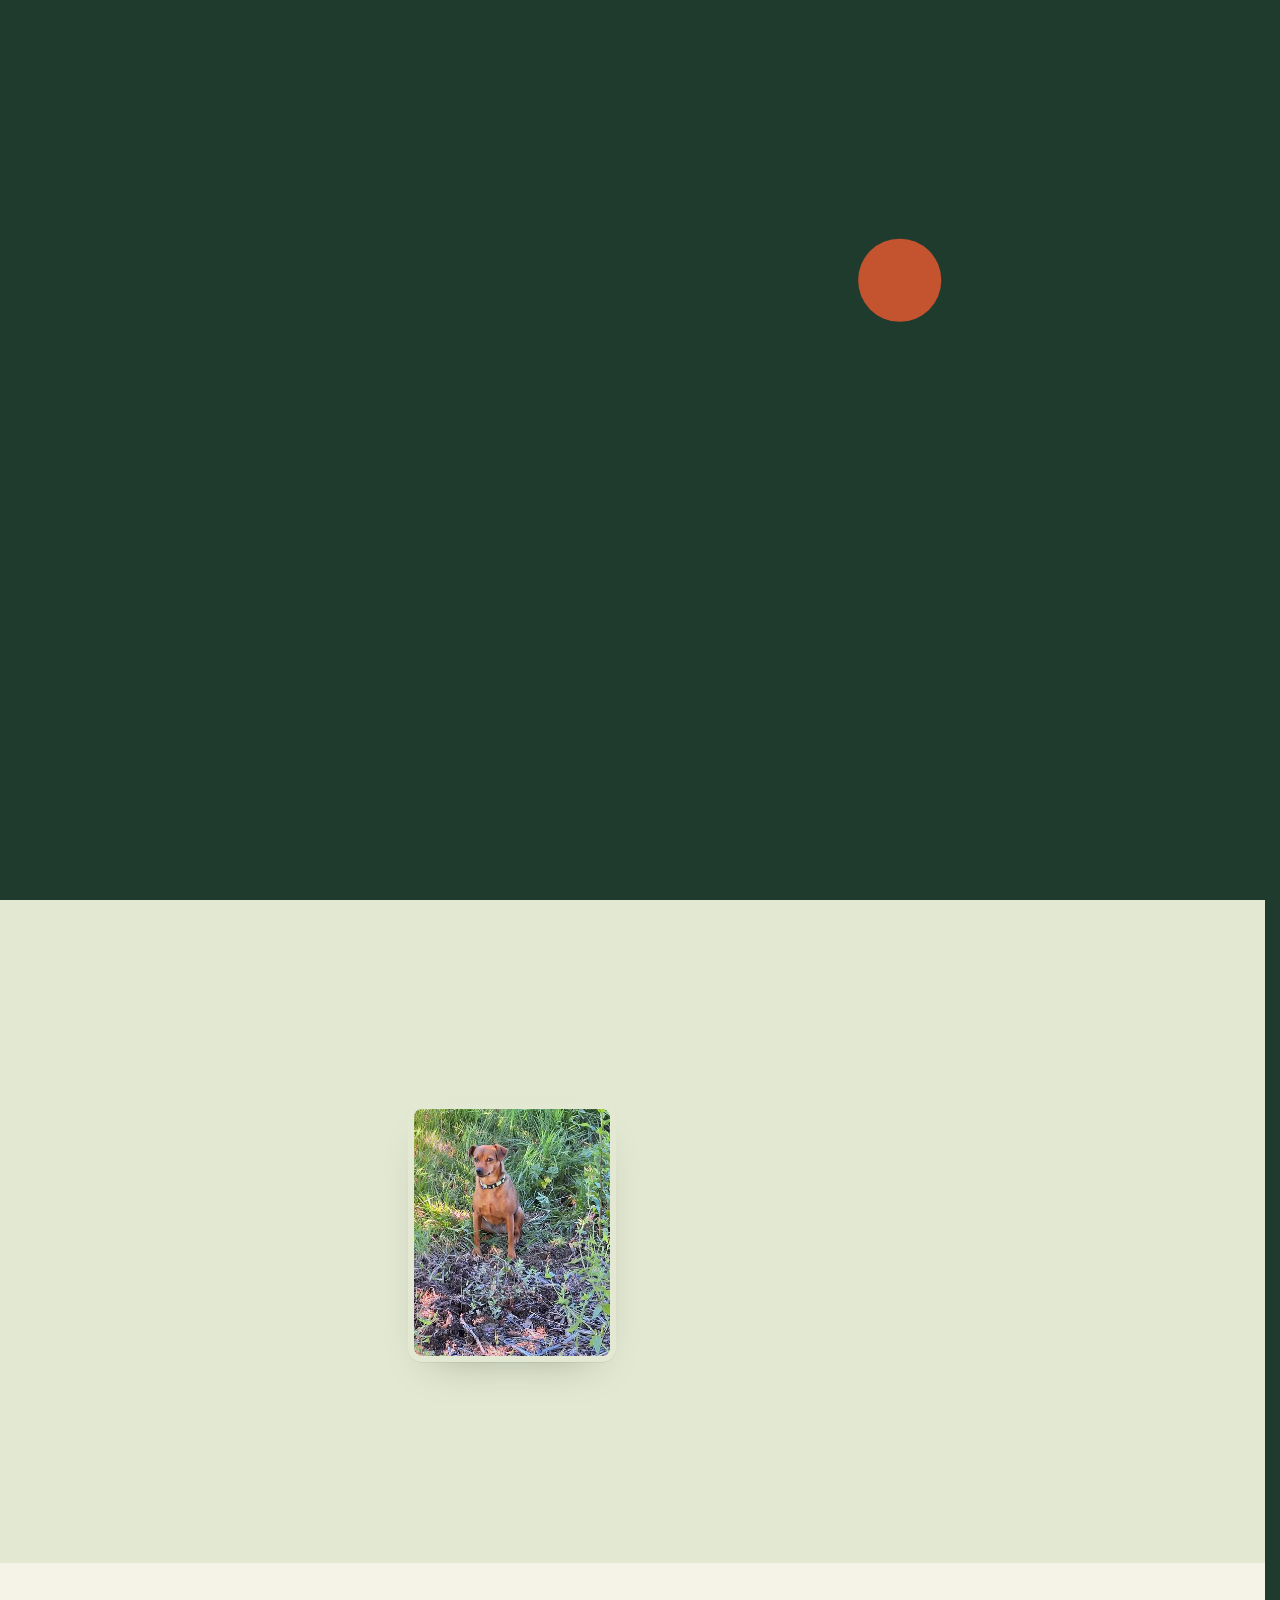
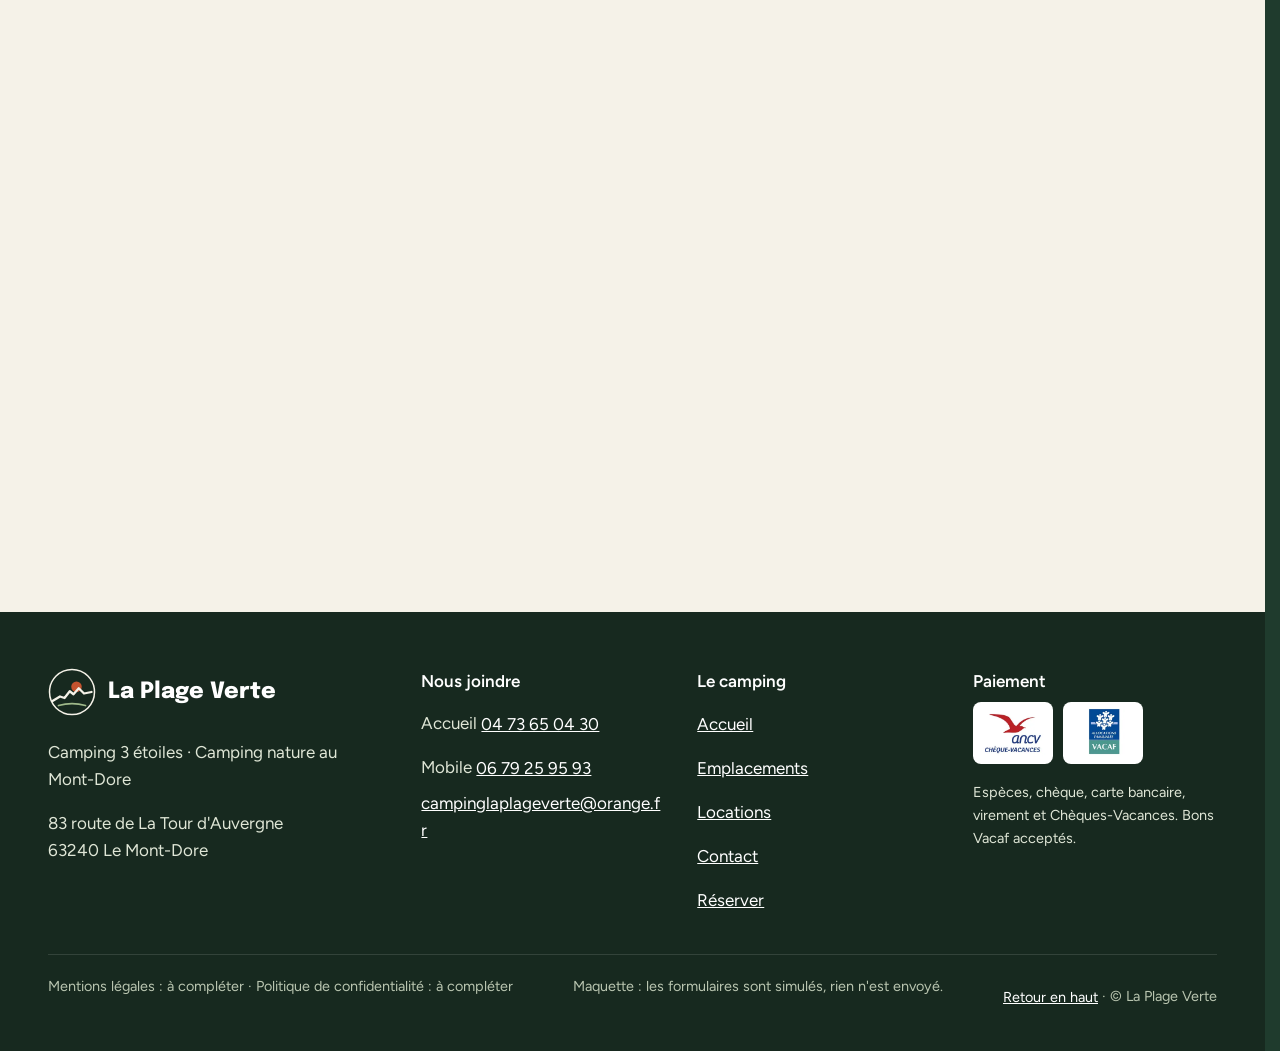
<file: contact.html>
<!doctype html>
<html lang="fr" data-v="2">
<head>
<meta charset="utf-8">
<meta name="viewport" content="width=device-width, initial-scale=1, viewport-fit=cover">
<title>Contact et accès : camping La Plage Verte, Le Mont-Dore</title>
<meta name="description" content="83 route de La Tour d&#39;Auvergne, Le Mont-Dore. Téléphone, e-mail, horaires de l&#39;accueil et accès au camping.">
<meta name="robots" content="noindex, nofollow">
<link rel="canonical" href="https://plage-verte-maquette.vercel.app/contact">
<style>:root{--fond:#F5F2E8;--texte:#1C2620;--voile-fond:#1F3B2D;--ouverture-fond:#1F3B2D;--menu-fond:#1F3B2D}:root { --entete-h: 72px; --barres-h: 0px; } html { background: var(--fond); color: var(--texte); scrollbar-gutter: stable; } body { margin: 0; background: var(--fond); } html.js:not(.secours):not([data-arrivee="retour"]) [data-anime] { opacity: 0; } html.js:not(.secours):not([data-arrivee="retour"]) [data-anime].vu { opacity: 1; } [data-voile] { position: fixed; inset: 0; z-index: 900; background: var(--voile-fond); transform: translateY(100%); visibility: hidden; pointer-events: none; } html[data-arrivee="voile"]:not(.voile-leve):not(.secours) [data-voile] { transform: none; visibility: visible; } html.secours [data-voile] { visibility: hidden !important; } .ouverture-panneau { position: fixed; inset: 0; z-index: 850; display: none; place-content: center; justify-items: center; background: var(--ouverture-fond, var(--voile-fond)); color: var(--fond); text-align: center; } html.js[data-arrivee="intro"]:not(.secours):not(.intro-finie) .ouverture-panneau { display: grid; } html.defilement-bloque, html.defilement-bloque body, html.js[data-arrivee="intro"]:not(.secours):not(.intro-finie), html.js[data-arrivee="intro"]:not(.secours):not(.intro-finie) body, html[data-arrivee="voile"]:not(.voile-leve):not(.secours), html[data-arrivee="voile"]:not(.voile-leve):not(.secours) body { overflow: hidden; } html.js[data-arrivee="intro"]:not(.secours):not(.intro-finie) { background-color: var(--ouverture-fond, var(--voile-fond)); } html[data-arrivee="voile"]:not(.voile-leve):not(.secours) { background-color: var(--voile-fond); }</style>
<script>(function () {
var d = document.documentElement, ss = null, ls = null;
try { ss = window.sessionStorage; ls = window.localStorage; } catch (e) {}
d.classList.add('js');
var nav = performance.getEntriesByType ? performance.getEntriesByType('navigation')[0] : null;
var type = nav ? nav.type : 'navigate';
var depart = null;
try { depart = JSON.parse(ss.getItem('socle:depart') || 'null'); ss.removeItem('socle:depart'); } catch (e) {}
if (depart && !(Date.now() - depart.t < 15000)) depart = null;
var mode = type === 'back_forward' ? 'retour' : type === 'reload' ? 'intro' : depart ? 'voile' : 'intro';
d.setAttribute('data-arrivee', mode);
if (mode === 'voile' && depart.couleur) d.style.setProperty('--voile-fond', depart.couleur);
if (type === 'reload' && 'scrollRestoration' in history) {
history.scrollRestoration = 'manual';
}
try {
var choisie = ls && ls.getItem('socle:langue');
var langue = (d.lang || '').slice(0, 2);
if (choisie && choisie !== langue && type === 'navigate' && !depart) {
var alt = document.querySelector('link[rel="alternate"][hreflang="' + choisie + '"]');
if (alt) location.replace(new URL(alt.href).pathname + location.search + location.hash);
}
} catch (e) {}
setTimeout(function () { if (!d.classList.contains('demarre')) d.classList.add('secours'); }, 2000);
})();</script>
<link rel="preload" href="/assets/fonts/epilogue-latin-800-normal.woff2" as="font" type="font/woff2" crossorigin>
<link rel="preload" href="/assets/fonts/figtree-latin-400-normal.woff2" as="font" type="font/woff2" crossorigin>
<link rel="stylesheet" href="/assets/css/socle.css?v=2">
<link rel="stylesheet" href="/assets/css/site.css?v=2">
<link rel="modulepreload" href="/assets/js/site.js?v=2">
<link rel="modulepreload" href="/assets/js/socle/index.js?v=2">
<script src="/assets/vendor/gsap.min.js" defer></script>
<script src="/assets/vendor/ScrollTrigger.min.js" defer></script>
<script src="/assets/vendor/SplitText.min.js" defer></script>
<script type="module" src="/assets/js/site.js?v=2"></script>
<meta name="theme-color" content="#F5F2E8">
<link rel="icon" href="/assets/images/favicon.svg" type="image/svg+xml">
<link rel="apple-touch-icon" href="/assets/images/apple-touch-icon.png">
<meta property="og:type" content="website">
<meta property="og:site_name" content="La Plage Verte">
<meta property="og:locale" content="fr_FR">
<meta property="og:title" content="Contact et accès : camping La Plage Verte, Le Mont-Dore">
<meta property="og:description" content="83 route de La Tour d&#39;Auvergne, Le Mont-Dore. Téléphone, e-mail, horaires de l&#39;accueil et accès au camping.">
<meta property="og:url" content="https://plage-verte-maquette.vercel.app/contact">
<meta property="og:image" content="https://plage-verte-maquette.vercel.app/assets/partage/contact-fr.jpg">
<meta property="og:image:width" content="1200">
<meta property="og:image:height" content="630">
<meta property="og:image:alt" content="Plan d&#39;accès du camping La Plage Verte">
<meta name="twitter:card" content="summary_large_image">
<script type="application/ld+json">{"@context":"https://schema.org","@type":"Campground","name":"Camping La Plage Verte","url":"https://plage-verte-maquette.vercel.app/","telephone":"+33473650430","email":"campinglaplageverte@orange.fr","address":{"@type":"PostalAddress","streetAddress":"83 route de La Tour d'Auvergne","postalCode":"63240","addressLocality":"Le Mont-Dore","addressCountry":"FR"},"starRating":{"@type":"Rating","ratingValue":"3"},"petsAllowed":true,"paymentAccepted":"Espèces, chèque, carte bancaire, virement, Chèques-Vacances","amenityFeature":[{"@type":"LocationFeatureSpecification","name":"Wi-Fi gratuit","value":true},{"@type":"LocationFeatureSpecification","name":"Spa extérieur","value":true},{"@type":"LocationFeatureSpecification","name":"Sauna","value":true},{"@type":"LocationFeatureSpecification","name":"Navette thermale gratuite","value":true},{"@type":"LocationFeatureSpecification","name":"Borne de recharge pour véhicules électriques","value":true}],"description":"Camping nature classé 3 étoiles au Mont-Dore, au pied des crêtes du Sancy : 84 emplacements, cabanes, mobil-homes, un gîte et deux appartements."}</script>
</head>
<body id="haut">
<div data-voile data-forme="vague" aria-hidden="true"><svg class="voile-vague voile-vague--haut" viewBox="0 0 1440 120" preserveAspectRatio="none" aria-hidden="true"><path d="M0 120 C 240 20 480 20 720 70 S 1200 130 1440 40 V 120 H 0 Z"/></svg><svg class="voile-vague voile-vague--bas" viewBox="0 0 1440 120" preserveAspectRatio="none" aria-hidden="true"><path d="M0 0 C 240 100 480 100 720 50 S 1200 -10 1440 80 V 0 H 0 Z"/></svg><div class="voile-contenu"><img src="/assets/images/logo-clair.svg" alt="" width="56" height="56"><span data-voile-libelle>Contact</span></div></div>
<div class="ouverture-panneau" data-ouverture aria-hidden="true">
  <svg class="ouverture-crete" viewBox="0 0 1000 260" preserveAspectRatio="none" aria-hidden="true"><path d="M0 200 L70 176 L130 188 L190 150 L250 160 L310 120 L360 136 L420 84 L470 108 L520 62 L575 118 L640 104 L700 138 L770 112 L840 152 L910 140 L1000 162" fill="none" stroke="currentColor" stroke-width="2.5" stroke-linejoin="round" stroke-linecap="round" vector-effect="non-scaling-stroke"/></svg>
  <span class="ouverture-soleil" data-ouverture-objet></span>
  <p class="ouverture-nom">La Plage Verte</p>
  <p class="ouverture-ligne">Camping nature au Mont-Dore</p>
</div>
<a class="evitement" href="#contenu">Aller au contenu</a>
<header data-entete>
  <div class="entete-rangee">
    <a class="entete-logo" href="/" data-libelle="Accueil">
      <img src="/assets/images/logo.svg" alt="" width="40" height="40"><span>La Plage Verte</span>
    </a>
    <nav data-nav aria-label="Navigation principale">
      <ul><li><a href="/emplacements" data-libelle="Emplacements">Emplacements</a></li><li><a href="/locations" data-libelle="Locations">Locations</a></li><li><a href="/contact" data-libelle="Contact" aria-current="page">Contact</a></li><li><a href="/reserver" data-libelle="Réserver">Réserver</a></li></ul>
    </nav>
    <div class="entete-actions">
      <a class="bouton" href="/reserver" data-libelle="Réserver">Demander un séjour</a>
      <button type="button" data-menu-bouton aria-controls="menu" aria-expanded="false" data-libelle-ouvrir="Menu" data-libelle-fermer="Fermer"><span data-libelle-bouton>Menu</span></button>
      <a class="menu-sansjs" href="#menu" data-menu-lien>Menu</a>
    </div>
  </div>
</header>
<script>/* Avant le premier affichage : rangées de la navigation (même règle que ajusterNav dans assets/js/socle/entete.js)
   et hauteur réelle de l'en-tête, pour que rien ne saute quand le JavaScript du site prend la main. */
(function () {
  var h = document.documentElement, u = document.querySelector('[data-nav] ul'), e = document.querySelector('[data-entete]');
  if (u) {
    var deborde = function () { return u.scrollWidth > u.clientWidth + 1; }, c = deborde();
    if (c && window.matchMedia('(min-width: 900px)').matches) {
      h.classList.add('nav-deux-rangees'); c = deborde();
      if (c) { h.classList.add('nav-deux-lignes'); var a = u.querySelector('a'); c = !a || u.getBoundingClientRect().height > a.getBoundingClientRect().height * 2.5; }
      if (c) h.classList.remove('nav-deux-rangees', 'nav-deux-lignes');
    }
    if (c) h.classList.add('nav-compacte');
  }
  if (e) h.style.setProperty('--entete-h', Math.round(e.getBoundingClientRect().height) + 'px');
})();</script>
<span id="menu-ferme" aria-hidden="true"></span>
<div id="menu" data-menu role="dialog" aria-modal="true" aria-label="Menu">
  <p class="menu-sansjs-fermer"><a href="#menu-ferme">Fermer</a></p>
  <ul><li style="--i:0"><a href="/" class="menu-lien" data-libelle="Accueil">Accueil</a></li><li style="--i:1"><a href="/emplacements" class="menu-lien" data-libelle="Emplacements">Emplacements</a></li><li style="--i:2"><a href="/locations" class="menu-lien" data-libelle="Locations">Locations</a></li><li style="--i:3"><a href="/contact" class="menu-lien" data-libelle="Contact" aria-current="page">Contact</a></li><li style="--i:4"><a href="/reserver" class="menu-lien" data-libelle="Réserver">Réserver</a></li></ul>
  <p><a class="bouton" href="tel:+33473650430">Appeler 04 73 65 04 30</a></p>
</div>
<main id="contenu" tabindex="-1">
<section class="ouv-carte" id="debut">
  <div class="conteneur ouv-carte-grille">
    <div class="ouv-carte-texte">
      <p class="surtitre">Contact et accès</p>
      <h1 class="ouv-titre-int" data-anime="lignes">Nous <em>trouver</em></h1>
      <p class="masque-ecran-tres-bas" data-anime>À 3 km du village et 5 minutes des thermes, au pied des crêtes du Sancy.</p>
      <address class="ouv-adresse" data-info-cle data-anime>83 route de La Tour d&#39;Auvergne<br>63240 Le Mont-Dore</address>
      <p class="ouv-actions-int" data-anime><a class="bouton" href="tel:+33473650430" data-action-principale>Appeler l&#39;accueil · 04 73 65 04 30</a></p>
    </div>
    <figure class="carte-acces" data-iris-centre data-visuel>
      <svg viewBox="0 0 800 560" role="img" aria-labelledby="carte-titre carte-desc" data-effet="carte-acces">
        <title id="carte-titre">Plan d&#39;accès simplifié</title>
        <desc id="carte-desc">La Plage Verte : 3 km · 5 min Le Mont-Dore ; 2 km Le Capucin.</desc>
        <rect width="800" height="560" rx="28" class="carte-fond"/>
        <path class="carte-courbe" d="M40 150 C 200 120, 360 170, 520 130 S 720 110, 770 140"/>
        <path class="carte-courbe" d="M30 230 C 180 210, 330 260, 500 220 S 700 200, 780 230"/>
        <g transform="translate(0 440) scale(.8 .42)"><g class="carte-crete-groupe"><path class="carte-crete-fond" d="M0 200 L70 176 L130 188 L190 150 L250 160 L310 120 L360 136 L420 84 L470 108 L520 62 L575 118 L640 104 L700 138 L770 112 L840 152 L910 140 L1000 162 L1000 260 L0 260Z"/><path class="carte-crete" d="M0 200 L70 176 L130 188 L190 150 L250 160 L310 120 L360 136 L420 84 L470 108 L520 62 L575 118 L640 104 L700 138 L770 112 L840 152 L910 140 L1000 162" vector-effect="non-scaling-stroke"/></g></g>
        <text class="carte-texte carte-texte--doux" x="560" y="530">Crêtes du Sancy</text>
        <path class="carte-route-fond" d="M160 300 C 260 300, 330 250, 430 260 S 590 300, 650 250"/>
        <path class="carte-route" id="carte-route" data-carte-trace d="M160 300 C 260 300, 330 250, 430 260 S 590 300, 650 250" pathLength="1"/>
        <path class="carte-sentier" data-carte-trace d="M160 300 C 170 350, 220 380, 255 410" pathLength="1"/>
        <g class="carte-point carte-point--camping" data-carte-point transform="translate(160 300)"><circle r="26"/><circle r="9" class="carte-coeur"/></g>
        <text class="carte-texte carte-texte--fort" x="160" y="250" text-anchor="middle" data-carte-point>La Plage Verte</text>
        <g class="carte-point" data-carte-point transform="translate(650 250)"><circle r="14"/></g>
        <circle class="carte-voyageur" r="9" opacity="0" data-carte-voyageur><animateMotion dur="2.6s" begin="indefinite" fill="freeze" keyPoints="1;0" keyTimes="0;1" calcMode="linear" rotate="auto"><mpath href="#carte-route"/></animateMotion></circle>
        <text class="carte-texte" x="650" y="210" text-anchor="middle" data-carte-point>Le Mont-Dore</text>
        <text class="carte-texte carte-texte--doux" x="650" y="292" text-anchor="middle" data-carte-point>centre-ville et thermes</text>
        <g class="carte-pic" data-carte-point transform="translate(262 420)"><path d="M-22 18 L0 -22 L22 18Z"/></g>
        <text class="carte-texte" x="300" y="430" data-carte-point>Le Capucin</text>
        <text class="carte-texte carte-texte--doux" x="300" y="456" data-carte-point>site de grimpe</text>
        <text class="carte-distance" x="430" y="236" text-anchor="middle" data-carte-point>3 km · 5 min</text>
        <text class="carte-distance" x="150" y="370" text-anchor="middle" data-carte-point>2 km</text>
      </svg>
      <figcaption class="media-legende">Schéma, pas à l&#39;échelle.</figcaption>
    </figure>
  </div>
</section>
<section class="coord" id="coordonnees">
  <div class="conteneur coord-grille">
    <div class="coord-photos">
      <figure class="media coord-accueil" data-anime="rideau" style="--cadrage:50% 50%">
  <picture>
    <img src="/assets/images/accueil-1000.webp" srcset="/assets/images/accueil-480.webp 480w, /assets/images/accueil-640.webp 640w, /assets/images/accueil-1000.webp 1000w" sizes="(max-width: 760px) 100vw, 34vw" alt="Le bâtiment de l&#39;accueil." width="1000" height="750" loading="lazy" decoding="async">
  </picture>
</figure>
      <figure class="media coord-calinette" data-fx="parallaxe" data-fx-force="10" style="--cadrage:42% 40%">
  <picture>
    <img src="/assets/images/calinette-640.webp" srcset="/assets/images/calinette-480.webp 480w, /assets/images/calinette-640.webp 640w" sizes="(max-width: 760px) 40vw, 14vw" alt="Calinette vous le confirme : les animaux sont acceptés au camping." width="640" height="800" loading="lazy" decoding="async">
  </picture>
</figure>
    </div>
    <div>
      <p class="surtitre">Coordonnées</p>
      <h2 data-anime="lignes">Colette et Laurent <em>vous répondent</em></h2>
      <p data-anime>Une question sur un emplacement, une cure ou un séjour de groupe : appelez l&#39;accueil ou écrivez. Calinette vous le confirme, les animaux sont acceptés.</p>
      <dl class="coord-liste" data-anime="cascade">
        <div><dt>Accueil</dt><dd><a href="tel:+33473650430">04 73 65 04 30</a></dd></div>
        <div><dt>Mobile</dt><dd><a href="tel:+33679259593">06 79 25 95 93</a></dd></div>
        <div><dt>Écrire</dt><dd><a href="mailto:campinglaplageverte@orange.fr">campinglaplageverte@orange.fr</a></dd></div>
        <div><dt>Horaires</dt><dd>De 9 h à 12 h et de 14 h à 19 h en haute saison.</dd></div>
        <div><dt>Adresse</dt><dd>83 route de La Tour d&#39;Auvergne, 63240 Le Mont-Dore</dd></div>
        <div><dt>Paiement</dt><dd>Espèces, chèque, carte bancaire, virement et Chèques-Vacances. Bons Vacaf acceptés.</dd></div>
      </dl>
    </div>
  </div>
</section>
<section class="question" id="question">
  <div class="conteneur question-grille">
    <div>
      <h2 data-anime="lignes">Une <em>question</em> ?</h2>
      <p data-anime>Pour une demande de dates, passez plutôt par la page Réserver. <a href="/reserver" data-libelle="Réserver">Réserver</a></p>
    </div>
    <form data-formulaire class="formulaire" action="#" novalidate data-anime data-visuel>
      <div class="champ"><label for="q-nom">Votre nom</label><input id="q-nom" name="nom" autocomplete="name" required></div>
      <div class="champ"><label for="q-email">Votre e-mail</label><input id="q-email" name="email" type="email" autocomplete="email" required></div>
      <div class="champ champ--large"><label for="q-message">Votre message</label><textarea id="q-message" name="message" rows="4" required></textarea></div>
      <p class="mention-donnees">Vos données servent uniquement à vous répondre. Politique de confidentialité : à compléter.</p>
      <button type="submit" class="bouton">Envoyer</button>
      <p data-message-envoi role="status" tabindex="-1" hidden></p>
    </form>
  </div>
</section>
</main>
<footer class="pied" id="pied">
  <div class="conteneur pied-grille">
    <div class="pied-marque">
      <p class="pied-logo"><img src="/assets/images/logo-clair.svg" alt="" width="48" height="48"><span>La Plage Verte</span></p>
      <p>Camping 3 étoiles · Camping nature au Mont-Dore</p>
      <p>83 route de La Tour d&#39;Auvergne<br>63240 Le Mont-Dore</p>
    </div>
    <div>
      <p class="pied-titre">Nous joindre</p>
      <p>Accueil <a href="tel:+33473650430">04 73 65 04 30</a><br>Mobile <a href="tel:+33679259593">06 79 25 95 93</a><br><a href="mailto:campinglaplageverte@orange.fr">campinglaplageverte@orange.fr</a></p>
    </div>
    <nav aria-label="Le camping">
      <p class="pied-titre">Le camping</p>
      <ul><li><a href="/" data-libelle="Accueil">Accueil</a></li><li><a href="/emplacements" data-libelle="Emplacements">Emplacements</a></li><li><a href="/locations" data-libelle="Locations">Locations</a></li><li><a href="/contact" data-libelle="Contact" aria-current="page">Contact</a></li><li><a href="/reserver" data-libelle="Réserver">Réserver</a></li></ul>
    </nav>
    <div>
      <p class="pied-titre">Paiement</p>
      <p class="pied-logos"><img src="/assets/images/logo-ancv-240.webp" alt="Chèques-Vacances ANCV acceptés" width="80" height="59" loading="lazy"><img src="/assets/images/logo-vacaf-240.webp" alt="Bons Vacaf acceptés" width="78" height="59" loading="lazy"></p>
      <p class="pied-petit">Espèces, chèque, carte bancaire, virement et Chèques-Vacances. Bons Vacaf acceptés.</p>
    </div>
  </div>
  <div class="conteneur pied-bas">
    <p>Mentions légales : à compléter · Politique de confidentialité : à compléter</p>
    <p>Maquette : les formulaires sont simulés, rien n&#39;est envoyé.</p>
    <p><a href="#haut" data-sans-transition>Retour en haut</a> · © La Plage Verte</p>
  </div>
</footer>
<div data-barre-fixe>
  <a class="bouton bouton--contour" href="tel:+33473650430">Appeler</a>
  <a class="bouton" href="/reserver" data-libelle="Réserver">Demander un séjour</a>
</div>
</body>
</html>
</file>
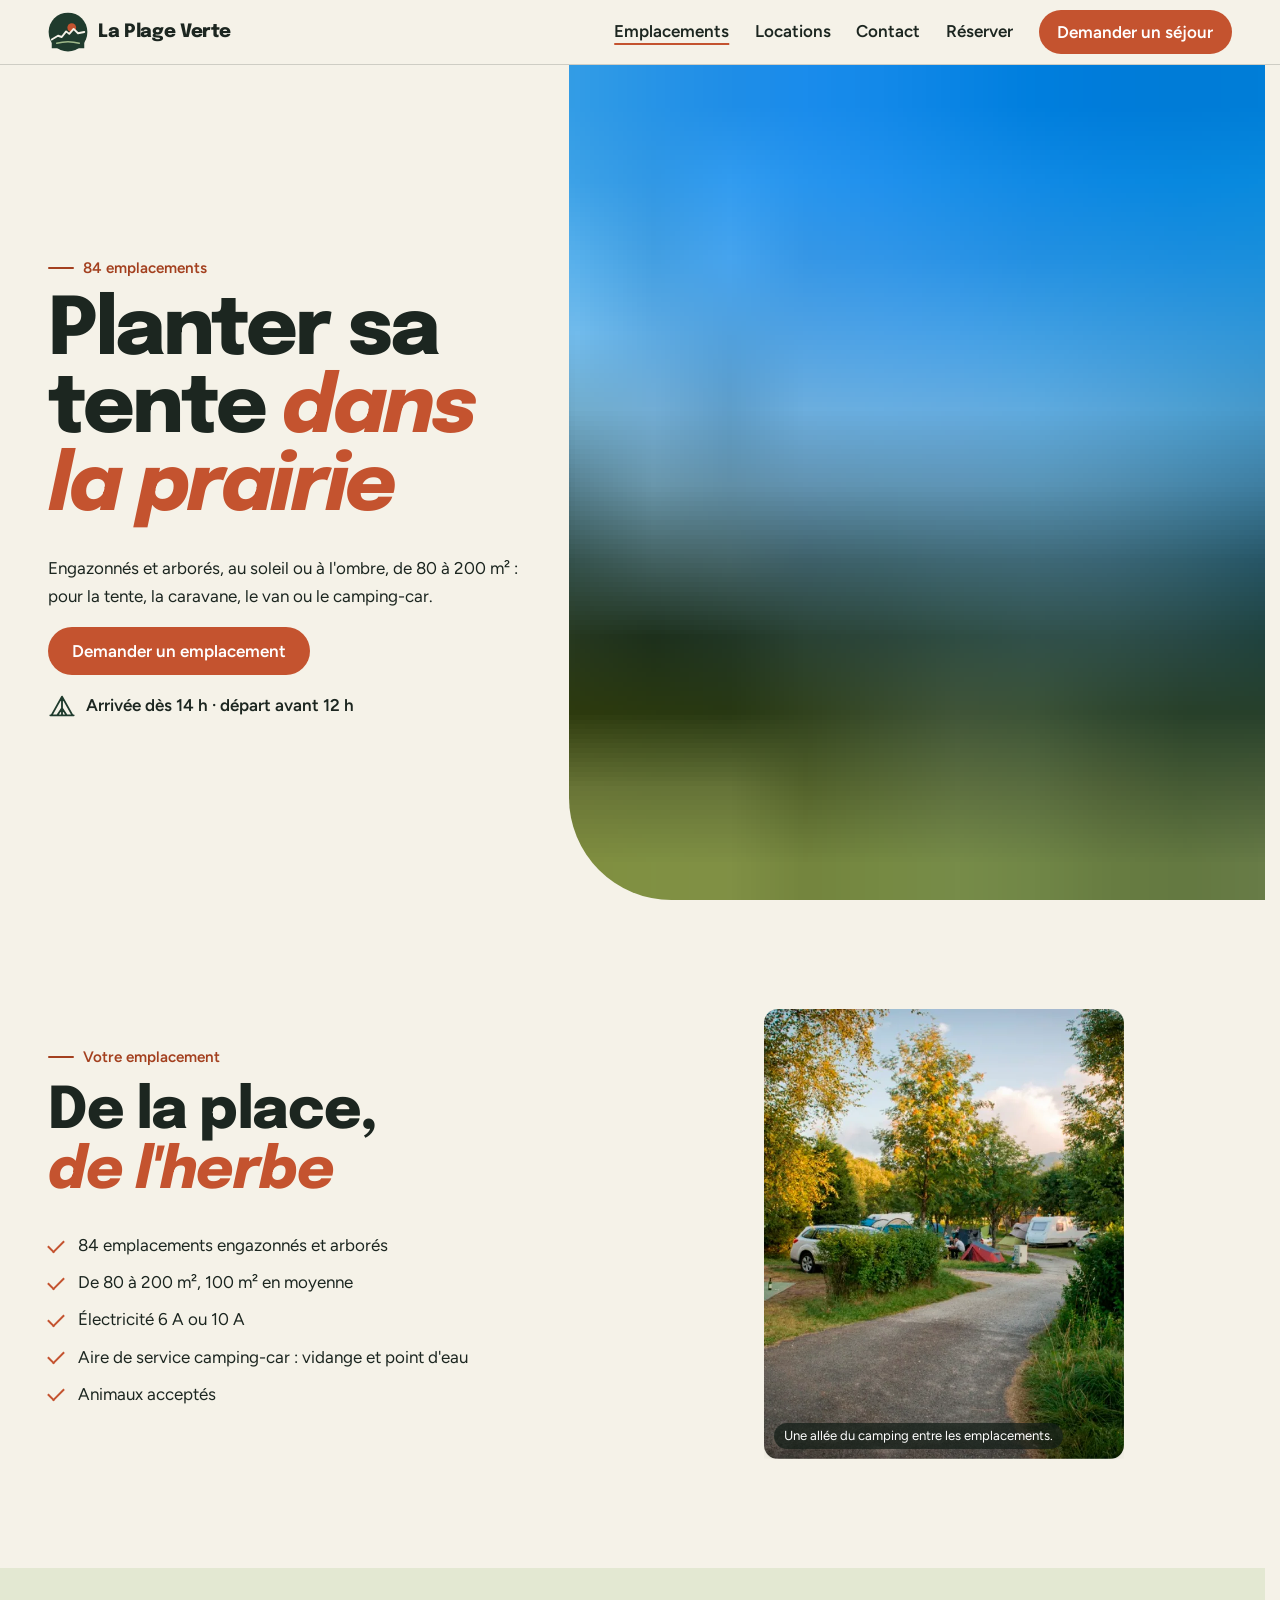
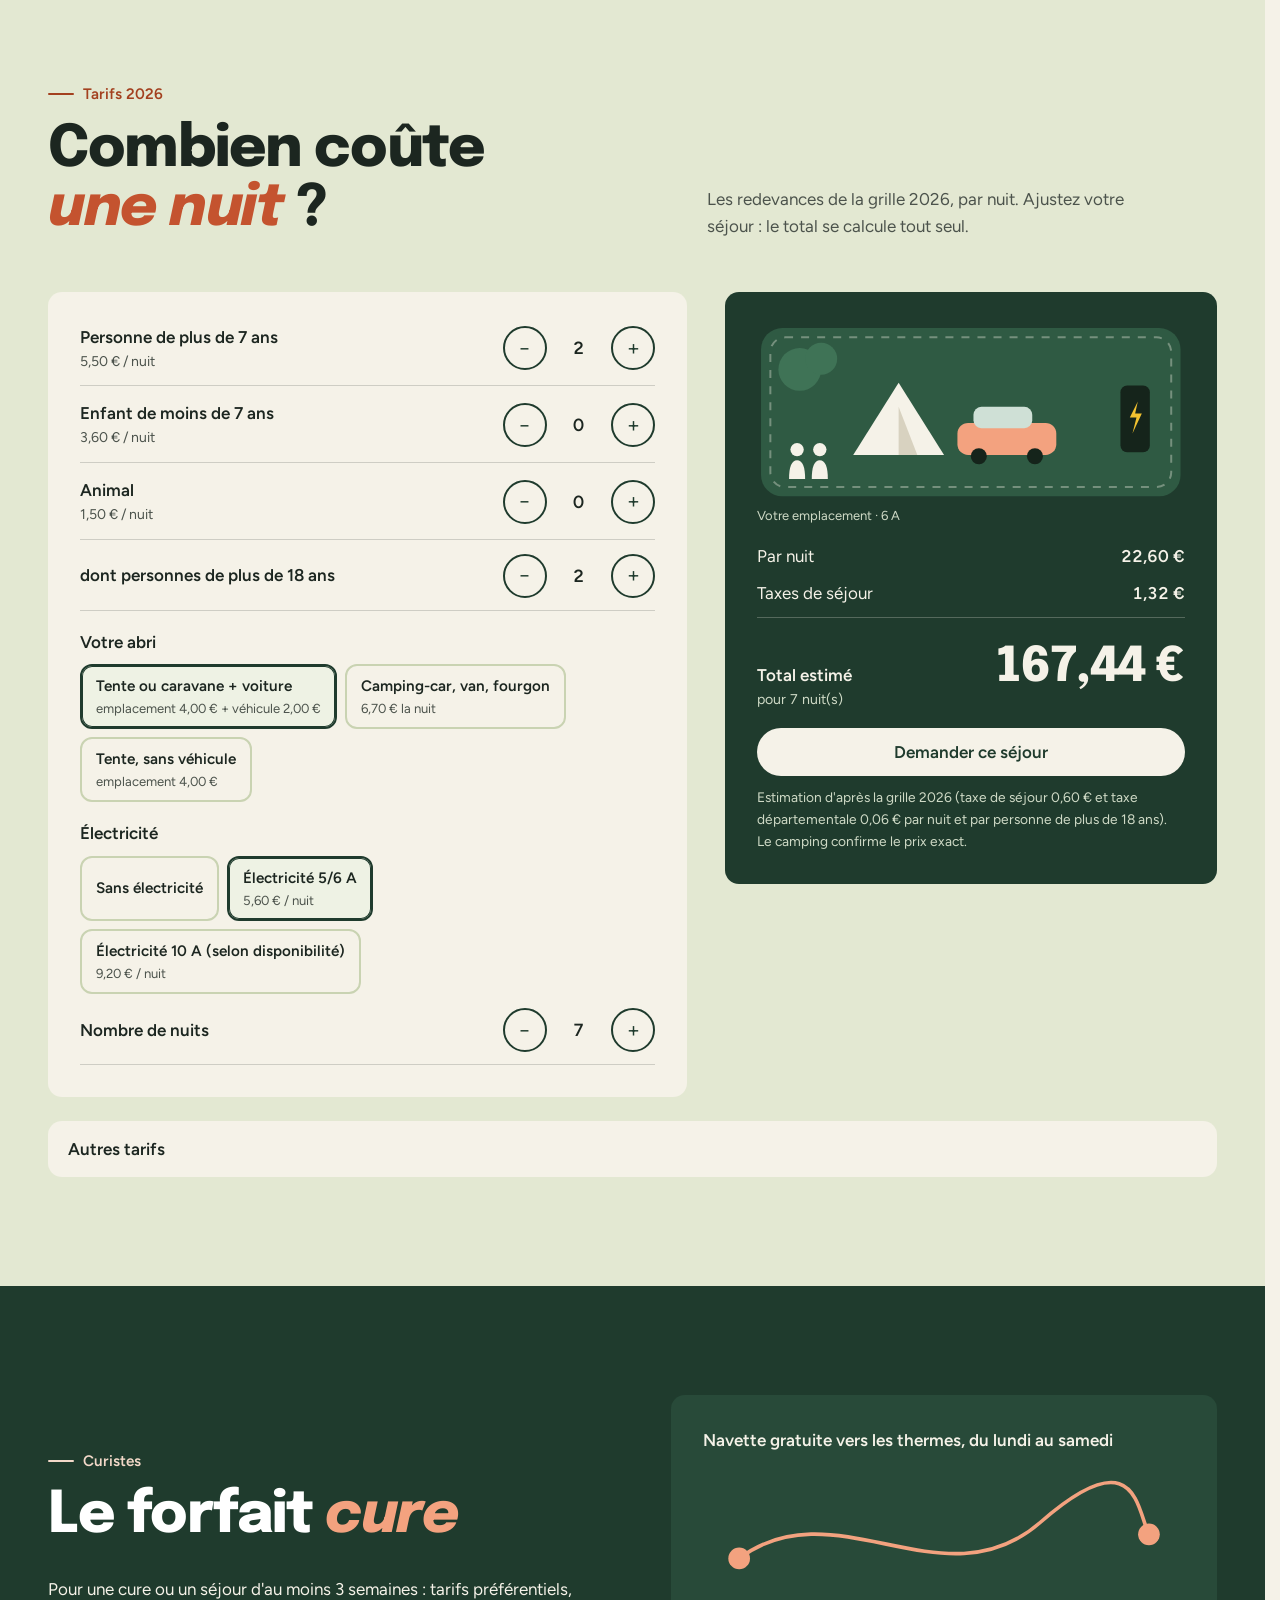
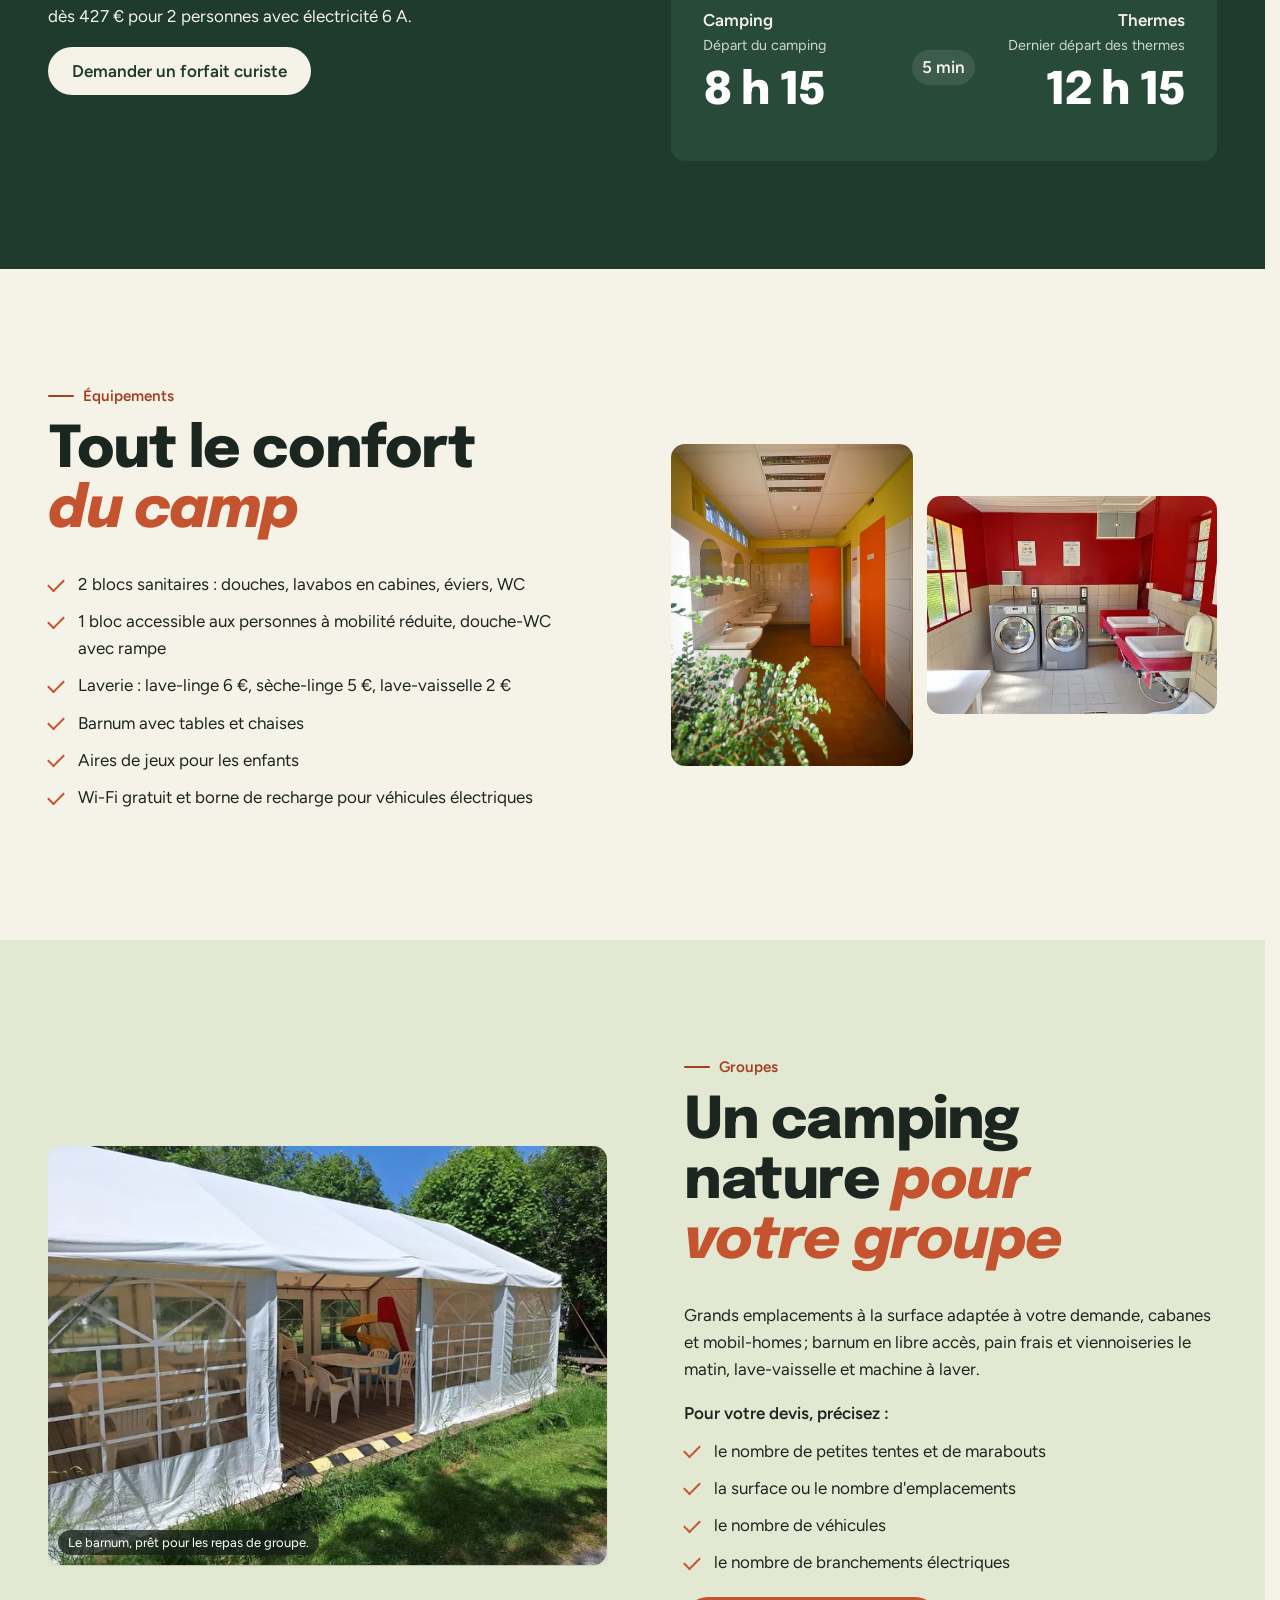
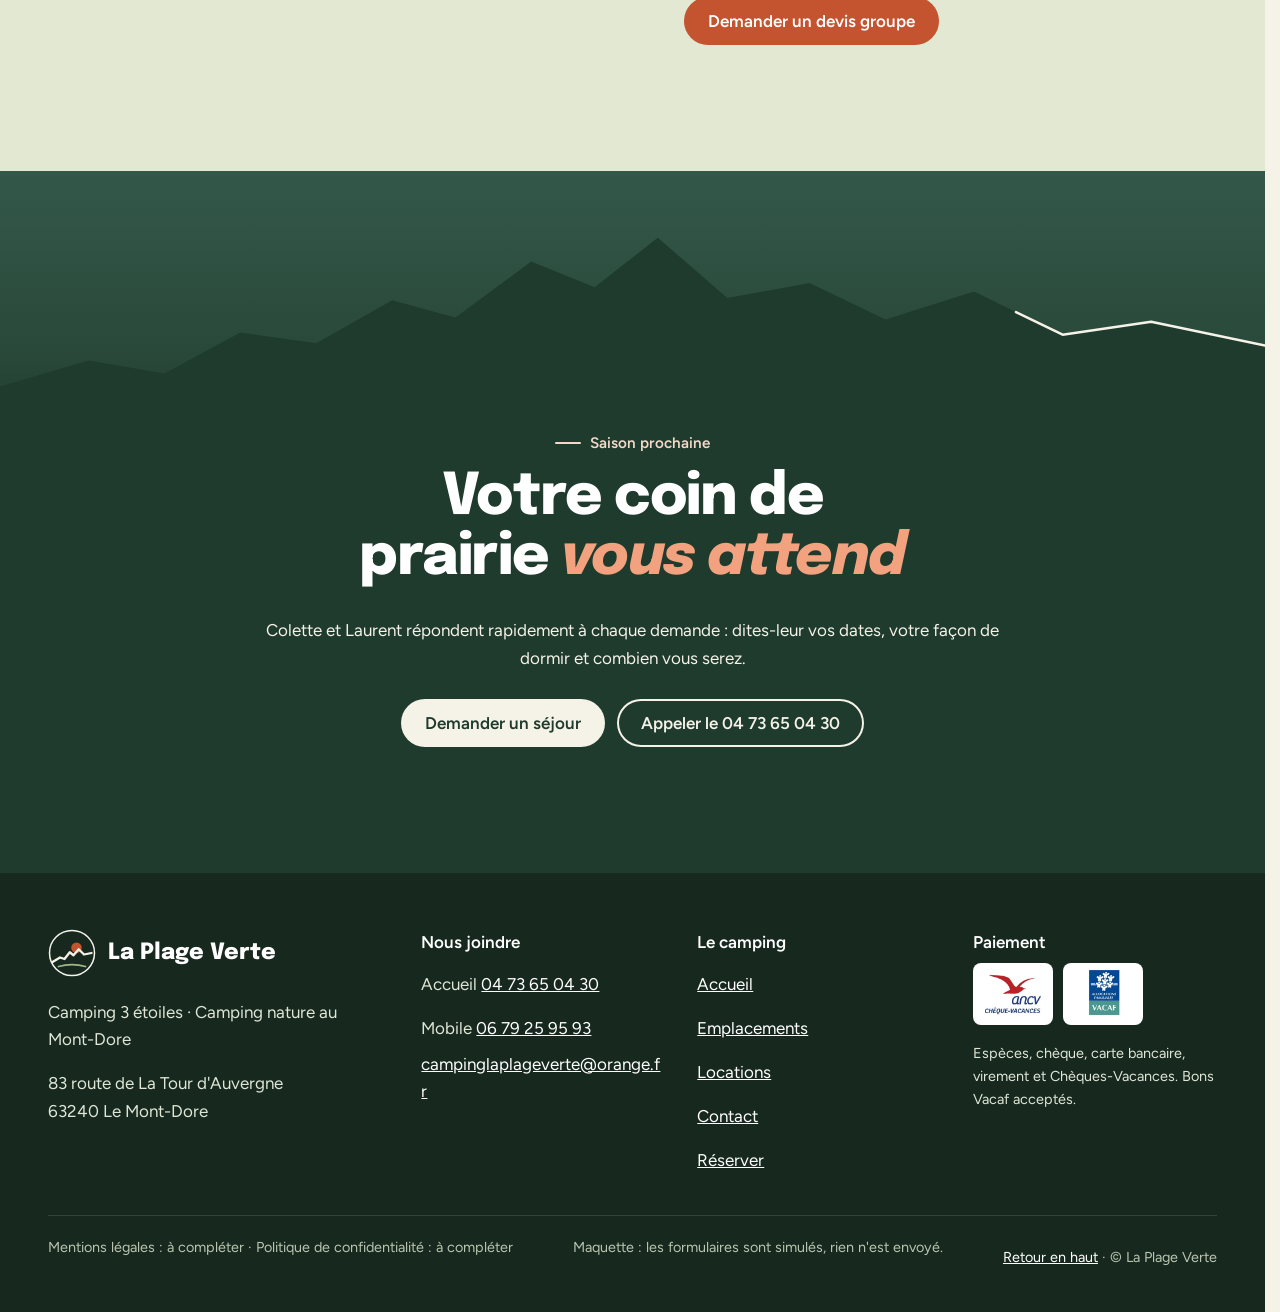
<file: emplacements.html>
<!doctype html>
<html lang="fr" data-v="2">
<head>
<meta charset="utf-8">
<meta name="viewport" content="width=device-width, initial-scale=1, viewport-fit=cover">
<title>Emplacements de camping au Mont-Dore : La Plage Verte</title>
<meta name="description" content="84 emplacements engazonnés de 80 à 200 m², électricité 6 ou 10 A, aire de service camping-car, forfait curiste et navette thermale gratuite.">
<meta name="robots" content="noindex, nofollow">
<link rel="canonical" href="https://plage-verte-maquette.vercel.app/emplacements">
<style>:root{--fond:#F5F2E8;--texte:#1C2620;--voile-fond:#1F3B2D;--ouverture-fond:#1F3B2D;--menu-fond:#1F3B2D}:root { --entete-h: 72px; --barres-h: 0px; } html { background: var(--fond); color: var(--texte); scrollbar-gutter: stable; } body { margin: 0; background: var(--fond); } html.js:not(.secours):not([data-arrivee="retour"]) [data-anime] { opacity: 0; } html.js:not(.secours):not([data-arrivee="retour"]) [data-anime].vu { opacity: 1; } [data-voile] { position: fixed; inset: 0; z-index: 900; background: var(--voile-fond); transform: translateY(100%); visibility: hidden; pointer-events: none; } html[data-arrivee="voile"]:not(.voile-leve):not(.secours) [data-voile] { transform: none; visibility: visible; } html.secours [data-voile] { visibility: hidden !important; } .ouverture-panneau { position: fixed; inset: 0; z-index: 850; display: none; place-content: center; justify-items: center; background: var(--ouverture-fond, var(--voile-fond)); color: var(--fond); text-align: center; } html.js[data-arrivee="intro"]:not(.secours):not(.intro-finie) .ouverture-panneau { display: grid; } html.defilement-bloque, html.defilement-bloque body, html.js[data-arrivee="intro"]:not(.secours):not(.intro-finie), html.js[data-arrivee="intro"]:not(.secours):not(.intro-finie) body, html[data-arrivee="voile"]:not(.voile-leve):not(.secours), html[data-arrivee="voile"]:not(.voile-leve):not(.secours) body { overflow: hidden; } html.js[data-arrivee="intro"]:not(.secours):not(.intro-finie) { background-color: var(--ouverture-fond, var(--voile-fond)); } html[data-arrivee="voile"]:not(.voile-leve):not(.secours) { background-color: var(--voile-fond); }</style>
<script>(function () {
var d = document.documentElement, ss = null, ls = null;
try { ss = window.sessionStorage; ls = window.localStorage; } catch (e) {}
d.classList.add('js');
var nav = performance.getEntriesByType ? performance.getEntriesByType('navigation')[0] : null;
var type = nav ? nav.type : 'navigate';
var depart = null;
try { depart = JSON.parse(ss.getItem('socle:depart') || 'null'); ss.removeItem('socle:depart'); } catch (e) {}
if (depart && !(Date.now() - depart.t < 15000)) depart = null;
var mode = type === 'back_forward' ? 'retour' : type === 'reload' ? 'intro' : depart ? 'voile' : 'intro';
d.setAttribute('data-arrivee', mode);
if (mode === 'voile' && depart.couleur) d.style.setProperty('--voile-fond', depart.couleur);
if (type === 'reload' && 'scrollRestoration' in history) {
history.scrollRestoration = 'manual';
}
try {
var choisie = ls && ls.getItem('socle:langue');
var langue = (d.lang || '').slice(0, 2);
if (choisie && choisie !== langue && type === 'navigate' && !depart) {
var alt = document.querySelector('link[rel="alternate"][hreflang="' + choisie + '"]');
if (alt) location.replace(new URL(alt.href).pathname + location.search + location.hash);
}
} catch (e) {}
setTimeout(function () { if (!d.classList.contains('demarre')) d.classList.add('secours'); }, 2000);
})();</script>
<link rel="preload" href="/assets/fonts/epilogue-latin-800-normal.woff2" as="font" type="font/woff2" crossorigin>
<link rel="preload" href="/assets/fonts/figtree-latin-400-normal.woff2" as="font" type="font/woff2" crossorigin>
<link rel="stylesheet" href="/assets/css/socle.css?v=2">
<link rel="stylesheet" href="/assets/css/site.css?v=2">
<link rel="modulepreload" href="/assets/js/site.js?v=2">
<link rel="modulepreload" href="/assets/js/socle/index.js?v=2">
<script src="/assets/vendor/gsap.min.js" defer></script>
<script src="/assets/vendor/ScrollTrigger.min.js" defer></script>
<script src="/assets/vendor/SplitText.min.js" defer></script>
<script type="module" src="/assets/js/site.js?v=2"></script>
<meta name="theme-color" content="#F5F2E8">
<link rel="icon" href="/assets/images/favicon.svg" type="image/svg+xml">
<link rel="apple-touch-icon" href="/assets/images/apple-touch-icon.png">
<meta property="og:type" content="website">
<meta property="og:site_name" content="La Plage Verte">
<meta property="og:locale" content="fr_FR">
<meta property="og:title" content="Emplacements de camping au Mont-Dore : La Plage Verte">
<meta property="og:description" content="84 emplacements engazonnés de 80 à 200 m², électricité 6 ou 10 A, aire de service camping-car, forfait curiste et navette thermale gratuite.">
<meta property="og:url" content="https://plage-verte-maquette.vercel.app/emplacements">
<meta property="og:image" content="https://plage-verte-maquette.vercel.app/assets/partage/emplacements-fr.jpg">
<meta property="og:image:width" content="1200">
<meta property="og:image:height" content="630">
<meta property="og:image:alt" content="La prairie du camping La Plage Verte et les crêtes du Sancy">
<meta name="twitter:card" content="summary_large_image">
<script type="application/ld+json">{"@context":"https://schema.org","@type":"Campground","name":"Camping La Plage Verte","url":"https://plage-verte-maquette.vercel.app/","telephone":"+33473650430","email":"campinglaplageverte@orange.fr","address":{"@type":"PostalAddress","streetAddress":"83 route de La Tour d'Auvergne","postalCode":"63240","addressLocality":"Le Mont-Dore","addressCountry":"FR"},"starRating":{"@type":"Rating","ratingValue":"3"},"petsAllowed":true,"paymentAccepted":"Espèces, chèque, carte bancaire, virement, Chèques-Vacances","amenityFeature":[{"@type":"LocationFeatureSpecification","name":"Wi-Fi gratuit","value":true},{"@type":"LocationFeatureSpecification","name":"Spa extérieur","value":true},{"@type":"LocationFeatureSpecification","name":"Sauna","value":true},{"@type":"LocationFeatureSpecification","name":"Navette thermale gratuite","value":true},{"@type":"LocationFeatureSpecification","name":"Borne de recharge pour véhicules électriques","value":true}],"description":"Camping nature classé 3 étoiles au Mont-Dore, au pied des crêtes du Sancy : 84 emplacements, cabanes, mobil-homes, un gîte et deux appartements."}</script>
</head>
<body id="haut">
<div data-voile data-forme="vague" aria-hidden="true"><svg class="voile-vague voile-vague--haut" viewBox="0 0 1440 120" preserveAspectRatio="none" aria-hidden="true"><path d="M0 120 C 240 20 480 20 720 70 S 1200 130 1440 40 V 120 H 0 Z"/></svg><svg class="voile-vague voile-vague--bas" viewBox="0 0 1440 120" preserveAspectRatio="none" aria-hidden="true"><path d="M0 0 C 240 100 480 100 720 50 S 1200 -10 1440 80 V 0 H 0 Z"/></svg><div class="voile-contenu"><img src="/assets/images/logo-clair.svg" alt="" width="56" height="56"><span data-voile-libelle>Emplacements</span></div></div>
<div class="ouverture-panneau" data-ouverture aria-hidden="true">
  <svg class="ouverture-crete" viewBox="0 0 1000 260" preserveAspectRatio="none" aria-hidden="true"><path d="M0 200 L70 176 L130 188 L190 150 L250 160 L310 120 L360 136 L420 84 L470 108 L520 62 L575 118 L640 104 L700 138 L770 112 L840 152 L910 140 L1000 162" fill="none" stroke="currentColor" stroke-width="2.5" stroke-linejoin="round" stroke-linecap="round" vector-effect="non-scaling-stroke"/></svg>
  <span class="ouverture-soleil" data-ouverture-objet></span>
  <p class="ouverture-nom">La Plage Verte</p>
  <p class="ouverture-ligne">Camping nature au Mont-Dore</p>
</div>
<a class="evitement" href="#contenu">Aller au contenu</a>
<header data-entete>
  <div class="entete-rangee">
    <a class="entete-logo" href="/" data-libelle="Accueil">
      <img src="/assets/images/logo.svg" alt="" width="40" height="40"><span>La Plage Verte</span>
    </a>
    <nav data-nav aria-label="Navigation principale">
      <ul><li><a href="/emplacements" data-libelle="Emplacements" aria-current="page">Emplacements</a></li><li><a href="/locations" data-libelle="Locations">Locations</a></li><li><a href="/contact" data-libelle="Contact">Contact</a></li><li><a href="/reserver" data-libelle="Réserver">Réserver</a></li></ul>
    </nav>
    <div class="entete-actions">
      <a class="bouton" href="/reserver" data-libelle="Réserver">Demander un séjour</a>
      <button type="button" data-menu-bouton aria-controls="menu" aria-expanded="false" data-libelle-ouvrir="Menu" data-libelle-fermer="Fermer"><span data-libelle-bouton>Menu</span></button>
      <a class="menu-sansjs" href="#menu" data-menu-lien>Menu</a>
    </div>
  </div>
</header>
<script>/* Avant le premier affichage : rangées de la navigation (même règle que ajusterNav dans assets/js/socle/entete.js)
   et hauteur réelle de l'en-tête, pour que rien ne saute quand le JavaScript du site prend la main. */
(function () {
  var h = document.documentElement, u = document.querySelector('[data-nav] ul'), e = document.querySelector('[data-entete]');
  if (u) {
    var deborde = function () { return u.scrollWidth > u.clientWidth + 1; }, c = deborde();
    if (c && window.matchMedia('(min-width: 900px)').matches) {
      h.classList.add('nav-deux-rangees'); c = deborde();
      if (c) { h.classList.add('nav-deux-lignes'); var a = u.querySelector('a'); c = !a || u.getBoundingClientRect().height > a.getBoundingClientRect().height * 2.5; }
      if (c) h.classList.remove('nav-deux-rangees', 'nav-deux-lignes');
    }
    if (c) h.classList.add('nav-compacte');
  }
  if (e) h.style.setProperty('--entete-h', Math.round(e.getBoundingClientRect().height) + 'px');
})();</script>
<span id="menu-ferme" aria-hidden="true"></span>
<div id="menu" data-menu role="dialog" aria-modal="true" aria-label="Menu">
  <p class="menu-sansjs-fermer"><a href="#menu-ferme">Fermer</a></p>
  <ul><li style="--i:0"><a href="/" class="menu-lien" data-libelle="Accueil">Accueil</a></li><li style="--i:1"><a href="/emplacements" class="menu-lien" data-libelle="Emplacements" aria-current="page">Emplacements</a></li><li style="--i:2"><a href="/locations" class="menu-lien" data-libelle="Locations">Locations</a></li><li style="--i:3"><a href="/contact" class="menu-lien" data-libelle="Contact">Contact</a></li><li style="--i:4"><a href="/reserver" class="menu-lien" data-libelle="Réserver">Réserver</a></li></ul>
  <p><a class="bouton" href="tel:+33473650430">Appeler 04 73 65 04 30</a></p>
</div>
<main id="contenu" tabindex="-1">
<section class="ouv-scindee" id="debut">
  <div class="ouv-scindee-texte">
    <p class="surtitre">84 emplacements</p>
    <h1 class="ouv-titre-int" data-anime="lignes">Planter sa tente <em>dans la prairie</em></h1>
    <p class="masque-ecran-tres-bas" data-anime>Engazonnés et arborés, au soleil ou à l&#39;ombre, de 80 à 200 m² : pour la tente, la caravane, le van ou le camping-car.</p>
    <p class="ouv-actions-int" data-anime><a href="/reserver?hebergement=emplacement-electricite" class="bouton" data-libelle="Réserver" data-action-principale data-survol="magnetique">Demander un emplacement</a></p>
    <p class="ouv-info-int" data-info-cle data-anime><svg class="icone" viewBox="0 0 24 24" aria-hidden="true" fill="none" stroke="currentColor" stroke-width="1.6" stroke-linecap="round" stroke-linejoin="round"><path d="M3 20 12 4l9 16M12 4v16M8 20l4-6 4 6M2 20h20"/></svg><span>Arrivée dès 14 h · départ avant 12 h</span></p>
  </div>
  <figure class="media ouv-scindee-media" data-iris-centre data-effet="prairie" style="--cadrage:50% 50%">
  <picture><source media="(max-width: 760px) and (orientation: portrait)" srcset="/assets/images/prairie-mobile-640.webp 640w" sizes="(max-width: 760px) 100vw, 55vw">
    <img src="/assets/images/prairie-1280.webp" srcset="/assets/images/prairie-640.webp 640w, /assets/images/prairie-1280.webp 1280w, /assets/images/prairie-1920.webp 1920w" sizes="(max-width: 760px) 100vw, 55vw" alt="La prairie du camping La Plage Verte et les crêtes du Sancy" width="1280" height="720" fetchpriority="high" loading="eager" decoding="async">
  </picture>
</figure>
</section>
<section class="detail conteneur" id="detail">
  <div>
    <p class="surtitre">Votre emplacement</p>
    <h2 data-anime="lignes">De la place, <em>de l'herbe</em></h2>
    <ul class="coches" data-anime="cascade"><li>84 emplacements engazonnés et arborés</li><li>De 80 à 200 m², 100 m² en moyenne</li><li>Électricité 6 A ou 10 A</li><li>Aire de service camping-car : vidange et point d&#39;eau</li><li>Animaux acceptés</li></ul>
  </div>
  <figure class="media detail-media" data-anime="rideau" style="--cadrage:50% 50%">
  <picture>
    <img src="/assets/images/emplacements-640.webp" srcset="/assets/images/emplacements-480.webp 480w, /assets/images/emplacements-640.webp 640w" sizes="(max-width: 760px) 100vw, 40vw" alt="Une allée du camping entre les emplacements." width="640" height="801" loading="lazy" decoding="async">
  </picture><figcaption class="media-legende">Une allée du camping entre les emplacements.</figcaption>
</figure>
</section>
<section class="tarifs" id="tarifs">
  <div class="conteneur">
    <div class="section-tete">
      <div><p class="surtitre">Tarifs 2026</p><h2 data-anime="lignes">Combien coûte <em>une nuit</em> ?</h2></div>
      <p data-anime>Les redevances de la grille 2026, par nuit. Ajustez votre séjour : le total se calcule tout seul.</p>
    </div>
    <form class="calc" data-visuel data-calculateur aria-label="Calculateur du prix d&#39;une nuit" data-taxe="0.6599999999999999">
    <div class="calc-champs">
      <div class="calc-compteur" data-calc-ligne="adultes" data-prix-unitaire="5.5">
      <span class="calc-libelle" id="calc-adultes-l">Personne de plus de 7 ans<small>5,50 € / nuit</small></span>
      <span class="calc-pas">
        <button type="button" data-moins aria-label="Retirer : Personne de plus de 7 ans">−</button>
        <input type="number" id="calc-adultes" name="adultes" value="2" min="1" max="8" inputmode="numeric" aria-labelledby="calc-adultes-l">
        <button type="button" data-plus aria-label="Ajouter : Personne de plus de 7 ans">+</button>
      </span>
    </div><div class="calc-compteur" data-calc-ligne="enfants" data-prix-unitaire="3.6">
      <span class="calc-libelle" id="calc-enfants-l">Enfant de moins de 7 ans<small>3,60 € / nuit</small></span>
      <span class="calc-pas">
        <button type="button" data-moins aria-label="Retirer : Enfant de moins de 7 ans">−</button>
        <input type="number" id="calc-enfants" name="enfants" value="0" min="0" max="6" inputmode="numeric" aria-labelledby="calc-enfants-l">
        <button type="button" data-plus aria-label="Ajouter : Enfant de moins de 7 ans">+</button>
      </span>
    </div><div class="calc-compteur" data-calc-ligne="animaux" data-prix-unitaire="1.5">
      <span class="calc-libelle" id="calc-animaux-l">Animal<small>1,50 € / nuit</small></span>
      <span class="calc-pas">
        <button type="button" data-moins aria-label="Retirer : Animal">−</button>
        <input type="number" id="calc-animaux" name="animaux" value="0" min="0" max="3" inputmode="numeric" aria-labelledby="calc-animaux-l">
        <button type="button" data-plus aria-label="Ajouter : Animal">+</button>
      </span>
    </div>
      <div class="calc-compteur" data-calc-ligne="majeurs" data-prix-unitaire="0">
        <span class="calc-libelle" id="calc-majeurs-l">dont personnes de plus de 18 ans</span>
        <span class="calc-pas">
          <button type="button" data-moins aria-label="Retirer : dont personnes de plus de 18 ans">−</button>
          <input type="number" id="calc-majeurs" name="majeurs" value="2" min="0" max="8" inputmode="numeric" aria-labelledby="calc-majeurs-l">
          <button type="button" data-plus aria-label="Ajouter : dont personnes de plus de 18 ans">+</button>
        </span>
      </div>
      <fieldset class="calc-choix"><legend>Votre abri</legend>
        <label class="puce"><input type="radio" name="abri" value="tente" data-prix="6" checked><span>Tente ou caravane + voiture<small>emplacement 4,00 € + véhicule 2,00 €</small></span></label><label class="puce"><input type="radio" name="abri" value="van" data-prix="6.7" ><span>Camping-car, van, fourgon<small>6,70 € la nuit</small></span></label><label class="puce"><input type="radio" name="abri" value="pied" data-prix="4" ><span>Tente, sans véhicule<small>emplacement 4,00 €</small></span></label>
      </fieldset>
      <fieldset class="calc-choix"><legend>Électricité</legend>
        <label class="puce"><input type="radio" name="electricite" value="sans" data-prix="0" ><span>Sans électricité</span></label><label class="puce"><input type="radio" name="electricite" value="6a" data-prix="5.6" checked><span>Électricité 5/6 A<small>5,60 € / nuit</small></span></label><label class="puce"><input type="radio" name="electricite" value="10a" data-prix="9.2" ><span>Électricité 10 A (selon disponibilité)<small>9,20 € / nuit</small></span></label>
      </fieldset>
      <div class="calc-compteur" data-calc-ligne="nuits" data-prix-unitaire="0">
        <span class="calc-libelle" id="calc-nuits-l">Nombre de nuits</span>
        <span class="calc-pas">
          <button type="button" data-moins aria-label="Retirer : Nombre de nuits">−</button>
          <input type="number" id="calc-nuits" name="nuits" value="7" min="1" max="30" inputmode="numeric" aria-labelledby="calc-nuits-l">
          <button type="button" data-plus aria-label="Ajouter : Nombre de nuits">+</button>
        </span>
      </div>
    </div>
    <div class="calc-total" aria-live="polite">
      <figure class="pitch" aria-hidden="true">
        <svg viewBox="0 0 320 132" data-pitch>
          <rect class="pitch-herbe" x="3" y="3" width="314" height="126" rx="16"/>
          <rect class="pitch-bord" x="10" y="10" width="300" height="112" rx="11"/>
          <g class="pitch-arbre"><circle cx="32" cy="34" r="16"/><circle cx="48" cy="26" r="12"/></g>
          <g data-abri="tente" class="pitch-abri"><path class="pitch-toile" d="M72 98 L106 44 L140 98 Z"/><path class="pitch-porte" d="M106 98 L106 62 L120 98 Z"/><g class="pitch-voiture" transform="translate(150 74)"><rect width="74" height="24" rx="8"/><rect x="12" y="-12" width="44" height="16" rx="6"/><circle cx="16" cy="25" r="6"/><circle cx="58" cy="25" r="6"/></g></g>
          <g data-abri="van" class="pitch-abri" hidden><g class="pitch-van" transform="translate(70 50)"><rect width="128" height="46" rx="12"/><rect x="92" y="8" width="26" height="16" rx="4" class="pitch-vitre"/><rect x="14" y="8" width="60" height="16" rx="4" class="pitch-vitre"/><circle cx="26" cy="47" r="8"/><circle cx="102" cy="47" r="8"/></g></g>
          <g data-abri="pied" class="pitch-abri" hidden><path class="pitch-toile" d="M96 98 L130 44 L164 98 Z"/><path class="pitch-porte" d="M130 98 L130 62 L144 98 Z"/></g>
          <g data-elec class="pitch-borne" transform="translate(272 46)"><rect width="22" height="50" rx="5"/><path d="M13 12 L7 24 L12 24 L9 36 L16 21 L11 21 Z" class="pitch-eclair"/></g>
          <g data-gens></g>
        </svg>
        <figcaption>Votre emplacement<span data-elec-texte> · 6 A</span></figcaption>
      </figure>
      <p class="calc-ligne"><span>Par nuit</span><strong data-prix data-calc-nuit>22,60 €</strong></p>
      <p class="calc-ligne"><span>Taxes de séjour</span><strong data-prix data-calc-taxes>1,32 €</strong></p>
      <p class="calc-grand"><span>Total estimé <small data-calc-pour data-modele="pour {n} nuit(s)">pour 7 nuit(s)</small></span><strong data-prix data-calc-total>167,44 €</strong></p>
      <a href="/reserver?hebergement=emplacement-electricite&amp;personnes=2&amp;nuits=7" class="bouton" data-libelle="Réserver" data-calc-lien>Demander ce séjour</a>
      <p class="calc-note">Estimation d&#39;après la grille 2026 (taxe de séjour 0,60 € et taxe départementale 0,06 € par nuit et par personne de plus de 18 ans). Le camping confirme le prix exact.</p>
    </div>
  </form>
    <details class="autres-tarifs">
      <summary>Autres tarifs</summary>
      <dl><div><dt>Visiteur</dt><dd>2,90 € la nuit</dd></div><div><dt>Garage mort</dt><dd>4,00 € la nuit, avec un séjour au camping</dd></div><div><dt>Lave-linge</dt><dd>6,00 €</dd></div><div><dt>Sèche-linge</dt><dd>5,00 €</dd></div><div><dt>Lave-vaisselle</dt><dd>2,00 €</dd></div><div><dt>Sauna</dt><dd>5,00 € par personne, 30 min</dd></div><div><dt>Spa</dt><dd>gratuit</dd></div><div><dt>Wi-Fi</dt><dd>gratuit</dd></div><div><dt>Recharge de batterie</dt><dd>0,50 €</dd></div><div><dt>Bouteille de glace pour glacière</dt><dd>1,00 €</dd></div></dl>
    </details>
  </div>
</section>
<section class="cure" id="cure">
  <div class="conteneur cure-grille">
    <div>
      <p class="surtitre surtitre--clair">Curistes</p>
      <h2 data-anime="lignes">Le forfait <em>cure</em></h2>
      <p data-anime>Pour une cure ou un séjour d&#39;au moins 3 semaines : tarifs préférentiels, dès 427 € pour 2 personnes avec électricité 6 A.</p>
      <p data-anime><a href="/reserver?hebergement=emplacement-electricite&amp;cure=oui" class="bouton bouton--clair" data-libelle="Réserver">Demander un forfait curiste</a></p>
    </div>
    <div class="navette" data-visuel>
      <p class="navette-titre">Navette gratuite vers les thermes, du lundi au samedi</p>
      <svg class="navette-trace" viewBox="0 0 400 120" aria-hidden="true" data-fx="trace"><path data-fx-trait d="M30 80 C 110 20, 200 120, 280 50 S 360 40, 370 60" fill="none" stroke="currentColor" stroke-width="3" stroke-linecap="round"/><circle cx="30" cy="80" r="9" fill="currentColor"/><circle cx="370" cy="60" r="9" fill="currentColor"/></svg>
      <div class="navette-points">
        <p><strong>Camping</strong><span>Départ du camping</span><b data-prix>8 h 15</b></p>
        <p class="navette-duree">5 min</p>
        <p><strong>Thermes</strong><span>Dernier départ des thermes</span><b data-prix>12 h 15</b></p>
      </div>
    </div>
  </div>
</section>
<section class="equipements conteneur" id="equipements">
  <div class="equipements-texte">
    <p class="surtitre">Équipements</p>
    <h2 data-anime="lignes">Tout le confort <em>du camp</em></h2>
    <ul class="coches" data-anime="cascade"><li>2 blocs sanitaires : douches, lavabos en cabines, éviers, WC</li><li>1 bloc accessible aux personnes à mobilité réduite, douche-WC avec rampe</li><li>Laverie : lave-linge 6 €, sèche-linge 5 €, lave-vaisselle 2 €</li><li>Barnum avec tables et chaises</li><li>Aires de jeux pour les enfants</li><li>Wi-Fi gratuit et borne de recharge pour véhicules électriques</li></ul>
  </div>
  <div class="equipements-photos" data-anime="cascade">
    <figure class="media eq-1" style="--cadrage:50% 50%">
  <picture>
    <img src="/assets/images/sanitaires-640.webp" srcset="/assets/images/sanitaires-480.webp 480w, /assets/images/sanitaires-640.webp 640w" sizes="(max-width: 760px) 50vw, 22vw" alt="2 blocs, dont 1 accessible aux personnes à mobilité réduite." width="640" height="853" loading="lazy" decoding="async">
  </picture>
</figure>
    <figure class="media eq-2" style="--cadrage:50% 50%">
  <picture>
    <img src="/assets/images/laverie-1000.webp" srcset="/assets/images/laverie-480.webp 480w, /assets/images/laverie-640.webp 640w, /assets/images/laverie-1000.webp 1000w" sizes="(max-width: 760px) 50vw, 26vw" alt="Lave-linge, sèche-linge et lave-vaisselle en libre-service." width="1000" height="750" loading="lazy" decoding="async">
  </picture>
</figure>
  </div>
</section>
<section class="groupes" id="groupes">
  <div class="conteneur groupes-grille">
    <figure class="media groupes-media" data-anime="rideau" style="--cadrage:50% 50%">
  <picture>
    <img src="/assets/images/barnum-1000.webp" srcset="/assets/images/barnum-480.webp 480w, /assets/images/barnum-640.webp 640w, /assets/images/barnum-1000.webp 1000w" sizes="(max-width: 760px) 100vw, 50vw" alt="Le barnum, prêt pour les repas de groupe." width="1000" height="750" loading="lazy" decoding="async">
  </picture><figcaption class="media-legende">Le barnum, prêt pour les repas de groupe.</figcaption>
</figure>
    <div>
      <p class="surtitre">Groupes</p>
      <h2 data-anime="lignes">Un camping nature <em>pour votre groupe</em></h2>
      <p data-anime>Grands emplacements à la surface adaptée à votre demande, cabanes et mobil-homes ; barnum en libre accès, pain frais et viennoiseries le matin, lave-vaisselle et machine à laver.</p>
      <p class="groupes-preciser" data-anime>Pour votre devis, précisez :</p>
      <ul class="coches" data-anime="cascade"><li>le nombre de petites tentes et de marabouts</li><li>la surface ou le nombre d&#39;emplacements</li><li>le nombre de véhicules</li><li>le nombre de branchements électriques</li></ul>
      <p data-anime><a href="/reserver?hebergement=groupe" class="bouton" data-libelle="Réserver">Demander un devis groupe</a></p>
    </div>
  </div>
</section>
<section class="fin-appel" id="appel">
  <div class="fin-ciel" aria-hidden="true">
    <span class="fin-soleil" data-effet="soleil"></span>
    <svg class="fin-crete" viewBox="0 0 1000 260" preserveAspectRatio="none" data-effet="crete" data-visuel><path class="fin-crete-fond" d="M0 200 L70 176 L130 188 L190 150 L250 160 L310 120 L360 136 L420 84 L470 108 L520 62 L575 118 L640 104 L700 138 L770 112 L840 152 L910 140 L1000 162 L1000 260 L0 260Z"/><path class="fin-crete-trait" d="M0 200 L70 176 L130 188 L190 150 L250 160 L310 120 L360 136 L420 84 L470 108 L520 62 L575 118 L640 104 L700 138 L770 112 L840 152 L910 140 L1000 162" fill="none" stroke-width="2.5" stroke-linejoin="round" stroke-linecap="round" vector-effect="non-scaling-stroke" pathLength="1"/></svg>
  </div>
  <div class="conteneur fin-appel-texte">
    <p class="surtitre">Saison prochaine</p>
    <h2 data-anime="lignes">Votre coin de prairie <em>vous attend</em></h2>
    <p data-anime>Colette et Laurent répondent rapidement à chaque demande : dites-leur vos dates, votre façon de dormir et combien vous serez.</p>
    <p class="fin-actions" data-anime>
      <a href="/reserver?hebergement=emplacement-electricite" class="bouton bouton--clair" data-libelle="Réserver" data-survol="magnetique">Demander un séjour</a>
      <a class="bouton bouton--contour" href="tel:+33473650430">Appeler le 04 73 65 04 30</a>
    </p>
  </div>
</section>
</main>
<footer class="pied" id="pied">
  <div class="conteneur pied-grille">
    <div class="pied-marque">
      <p class="pied-logo"><img src="/assets/images/logo-clair.svg" alt="" width="48" height="48"><span>La Plage Verte</span></p>
      <p>Camping 3 étoiles · Camping nature au Mont-Dore</p>
      <p>83 route de La Tour d&#39;Auvergne<br>63240 Le Mont-Dore</p>
    </div>
    <div>
      <p class="pied-titre">Nous joindre</p>
      <p>Accueil <a href="tel:+33473650430">04 73 65 04 30</a><br>Mobile <a href="tel:+33679259593">06 79 25 95 93</a><br><a href="mailto:campinglaplageverte@orange.fr">campinglaplageverte@orange.fr</a></p>
    </div>
    <nav aria-label="Le camping">
      <p class="pied-titre">Le camping</p>
      <ul><li><a href="/" data-libelle="Accueil">Accueil</a></li><li><a href="/emplacements" data-libelle="Emplacements" aria-current="page">Emplacements</a></li><li><a href="/locations" data-libelle="Locations">Locations</a></li><li><a href="/contact" data-libelle="Contact">Contact</a></li><li><a href="/reserver" data-libelle="Réserver">Réserver</a></li></ul>
    </nav>
    <div>
      <p class="pied-titre">Paiement</p>
      <p class="pied-logos"><img src="/assets/images/logo-ancv-240.webp" alt="Chèques-Vacances ANCV acceptés" width="80" height="59" loading="lazy"><img src="/assets/images/logo-vacaf-240.webp" alt="Bons Vacaf acceptés" width="78" height="59" loading="lazy"></p>
      <p class="pied-petit">Espèces, chèque, carte bancaire, virement et Chèques-Vacances. Bons Vacaf acceptés.</p>
    </div>
  </div>
  <div class="conteneur pied-bas">
    <p>Mentions légales : à compléter · Politique de confidentialité : à compléter</p>
    <p>Maquette : les formulaires sont simulés, rien n&#39;est envoyé.</p>
    <p><a href="#haut" data-sans-transition>Retour en haut</a> · © La Plage Verte</p>
  </div>
</footer>
<div data-barre-fixe>
  <a class="bouton bouton--contour" href="tel:+33473650430">Appeler</a>
  <a class="bouton" href="/reserver" data-libelle="Réserver">Demander un séjour</a>
</div>
</body>
</html>
</file>
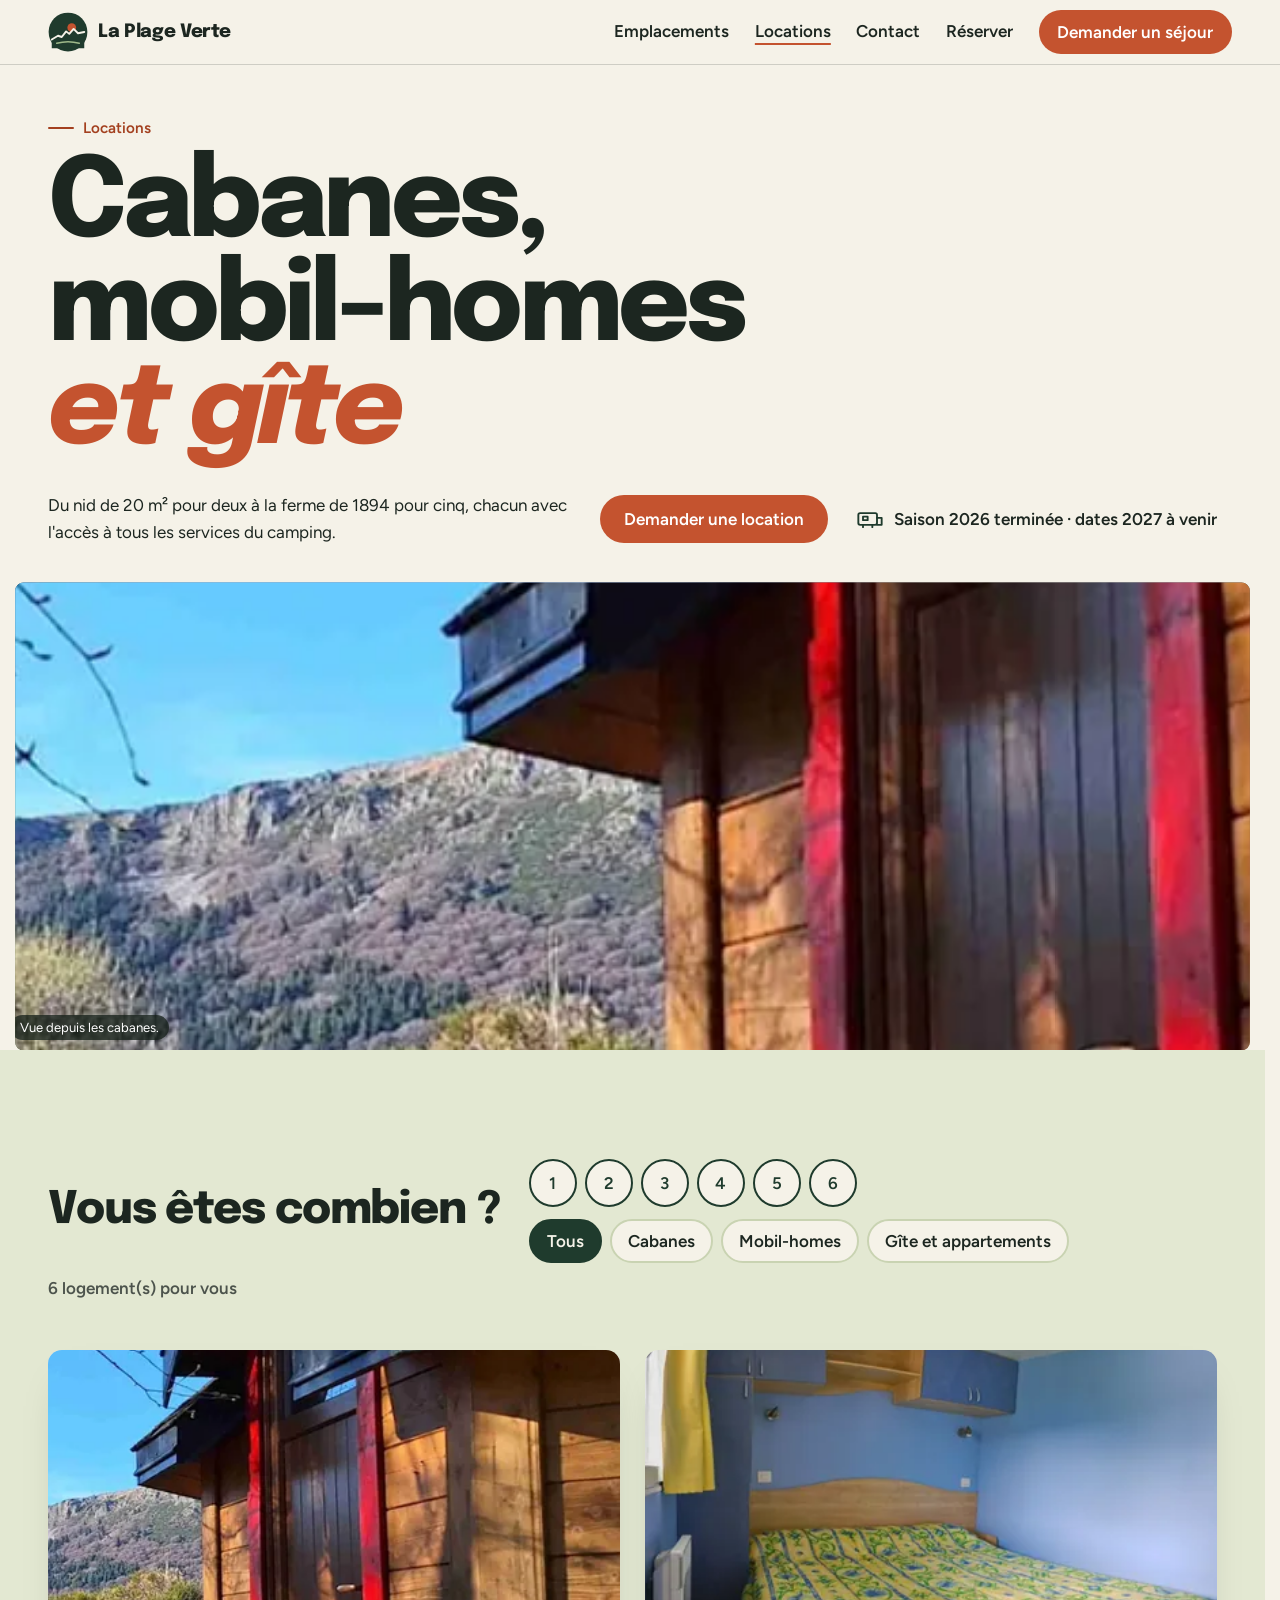
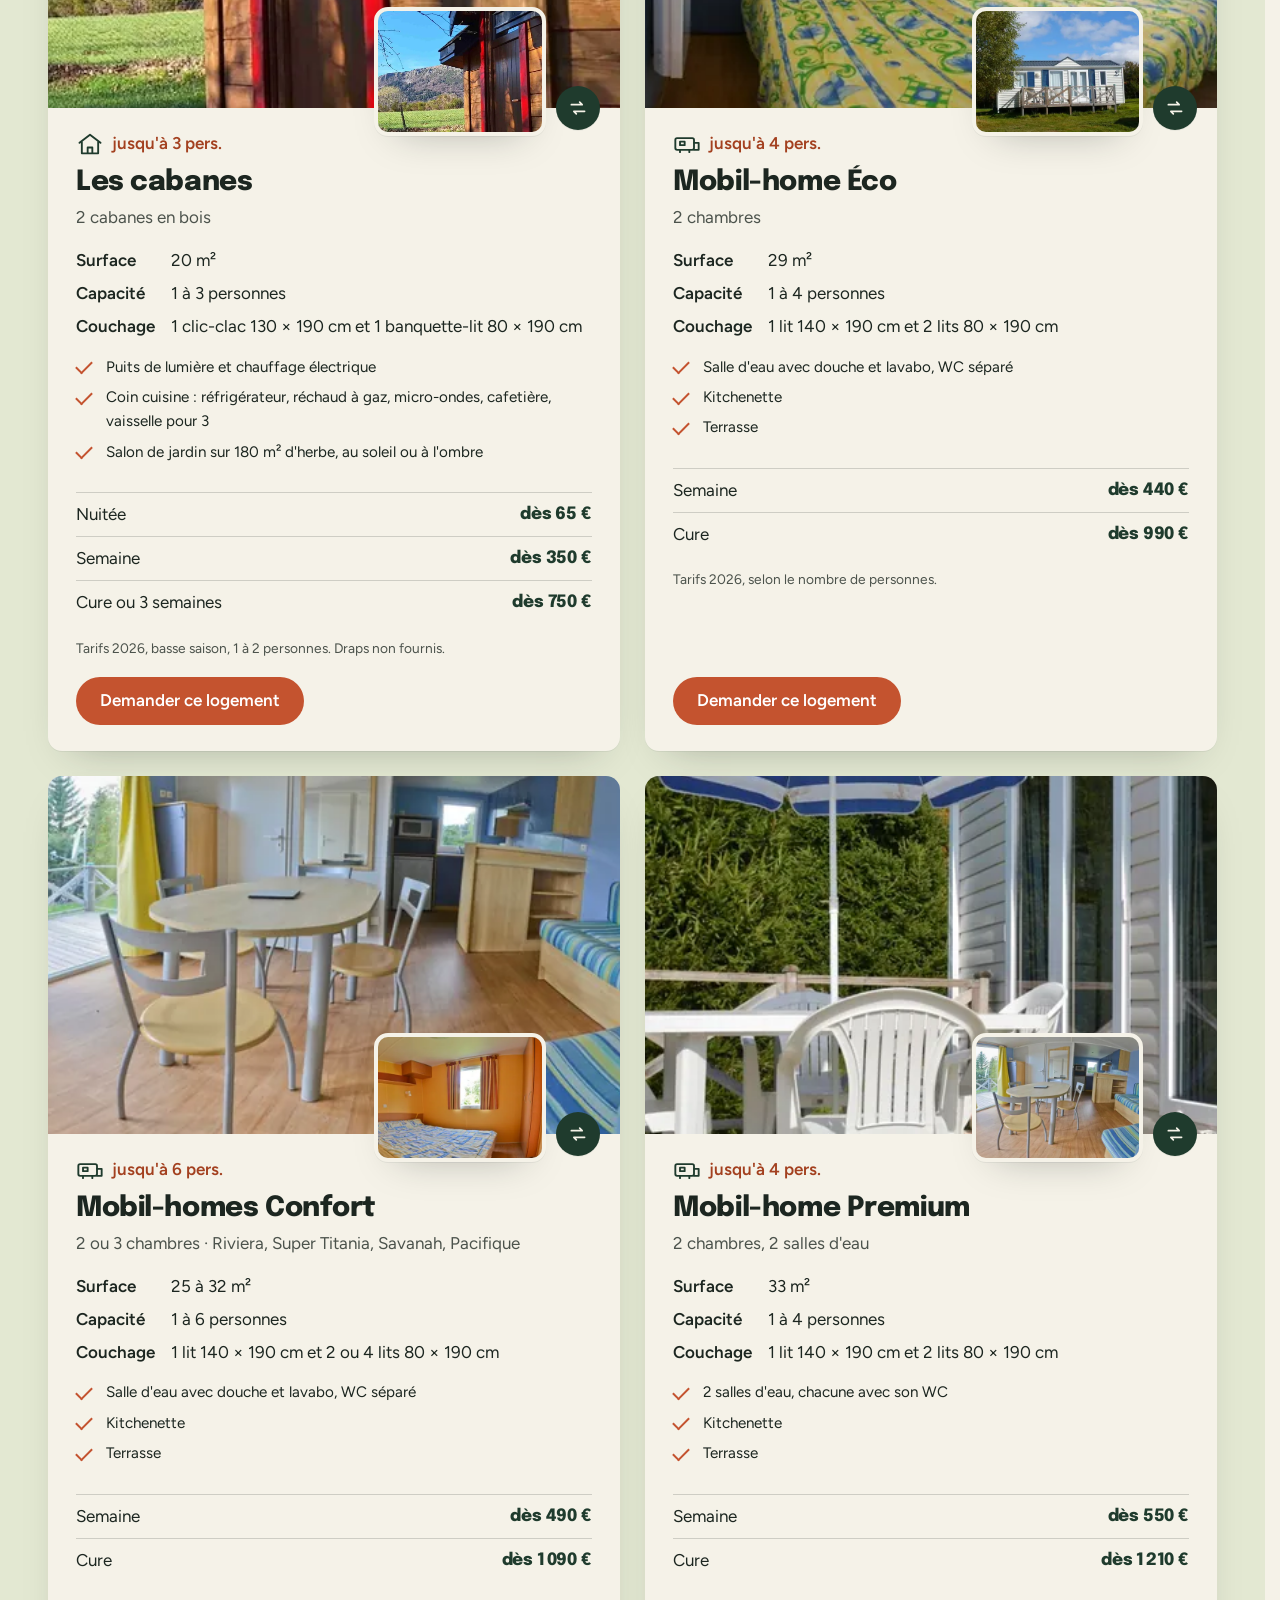
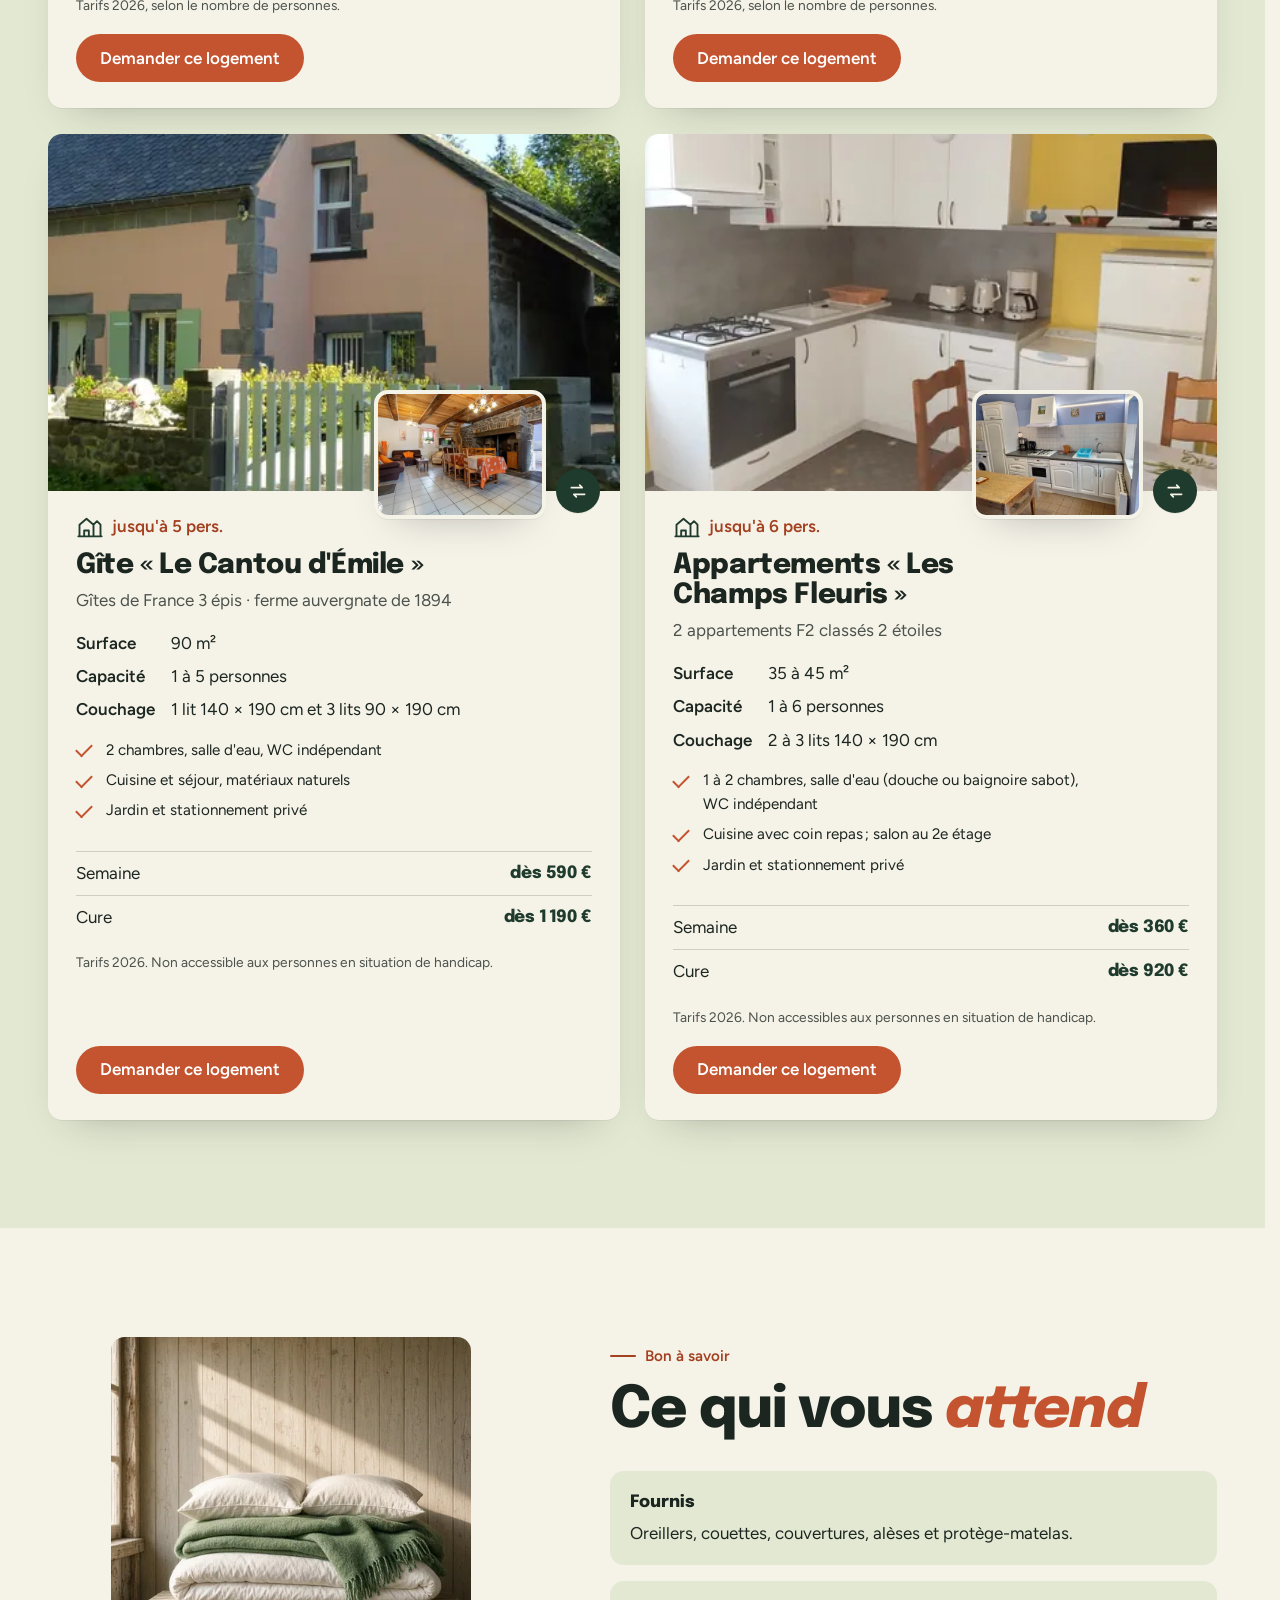
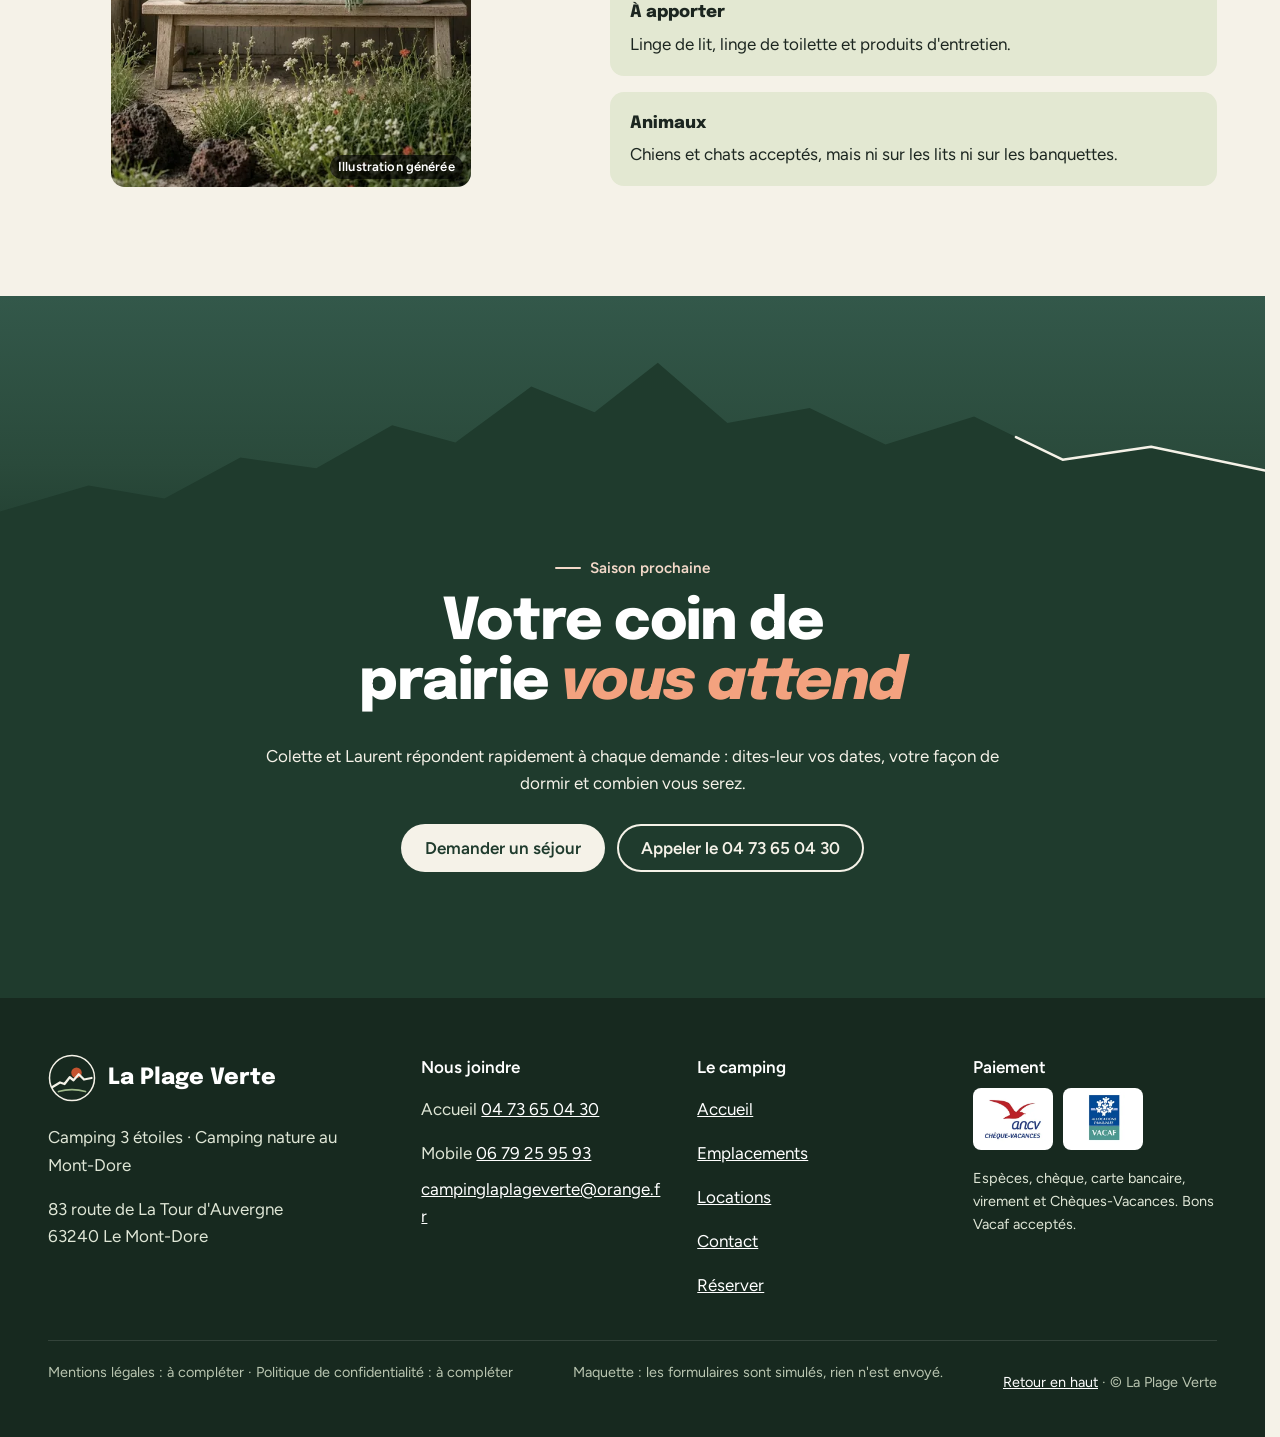
<file: locations.html>
<!doctype html>
<html lang="fr" data-v="2">
<head>
<meta charset="utf-8">
<meta name="viewport" content="width=device-width, initial-scale=1, viewport-fit=cover">
<title>Cabanes, mobil-homes et gîte au Mont-Dore : La Plage Verte</title>
<meta name="description" content="Cabanes de 20 m², mobil-homes Éco, Confort et Premium, gîte de 1894 et appartements : capacités, couchages et tarifs 2026.">
<meta name="robots" content="noindex, nofollow">
<link rel="canonical" href="https://plage-verte-maquette.vercel.app/locations">
<style>:root{--fond:#F5F2E8;--texte:#1C2620;--voile-fond:#1F3B2D;--ouverture-fond:#1F3B2D;--menu-fond:#1F3B2D}:root { --entete-h: 72px; --barres-h: 0px; } html { background: var(--fond); color: var(--texte); scrollbar-gutter: stable; } body { margin: 0; background: var(--fond); } html.js:not(.secours):not([data-arrivee="retour"]) [data-anime] { opacity: 0; } html.js:not(.secours):not([data-arrivee="retour"]) [data-anime].vu { opacity: 1; } [data-voile] { position: fixed; inset: 0; z-index: 900; background: var(--voile-fond); transform: translateY(100%); visibility: hidden; pointer-events: none; } html[data-arrivee="voile"]:not(.voile-leve):not(.secours) [data-voile] { transform: none; visibility: visible; } html.secours [data-voile] { visibility: hidden !important; } .ouverture-panneau { position: fixed; inset: 0; z-index: 850; display: none; place-content: center; justify-items: center; background: var(--ouverture-fond, var(--voile-fond)); color: var(--fond); text-align: center; } html.js[data-arrivee="intro"]:not(.secours):not(.intro-finie) .ouverture-panneau { display: grid; } html.defilement-bloque, html.defilement-bloque body, html.js[data-arrivee="intro"]:not(.secours):not(.intro-finie), html.js[data-arrivee="intro"]:not(.secours):not(.intro-finie) body, html[data-arrivee="voile"]:not(.voile-leve):not(.secours), html[data-arrivee="voile"]:not(.voile-leve):not(.secours) body { overflow: hidden; } html.js[data-arrivee="intro"]:not(.secours):not(.intro-finie) { background-color: var(--ouverture-fond, var(--voile-fond)); } html[data-arrivee="voile"]:not(.voile-leve):not(.secours) { background-color: var(--voile-fond); }</style>
<script>(function () {
var d = document.documentElement, ss = null, ls = null;
try { ss = window.sessionStorage; ls = window.localStorage; } catch (e) {}
d.classList.add('js');
var nav = performance.getEntriesByType ? performance.getEntriesByType('navigation')[0] : null;
var type = nav ? nav.type : 'navigate';
var depart = null;
try { depart = JSON.parse(ss.getItem('socle:depart') || 'null'); ss.removeItem('socle:depart'); } catch (e) {}
if (depart && !(Date.now() - depart.t < 15000)) depart = null;
var mode = type === 'back_forward' ? 'retour' : type === 'reload' ? 'intro' : depart ? 'voile' : 'intro';
d.setAttribute('data-arrivee', mode);
if (mode === 'voile' && depart.couleur) d.style.setProperty('--voile-fond', depart.couleur);
if (type === 'reload' && 'scrollRestoration' in history) {
history.scrollRestoration = 'manual';
}
try {
var choisie = ls && ls.getItem('socle:langue');
var langue = (d.lang || '').slice(0, 2);
if (choisie && choisie !== langue && type === 'navigate' && !depart) {
var alt = document.querySelector('link[rel="alternate"][hreflang="' + choisie + '"]');
if (alt) location.replace(new URL(alt.href).pathname + location.search + location.hash);
}
} catch (e) {}
setTimeout(function () { if (!d.classList.contains('demarre')) d.classList.add('secours'); }, 2000);
})();</script>
<link rel="preload" href="/assets/fonts/epilogue-latin-800-normal.woff2" as="font" type="font/woff2" crossorigin>
<link rel="preload" href="/assets/fonts/figtree-latin-400-normal.woff2" as="font" type="font/woff2" crossorigin>
<link rel="stylesheet" href="/assets/css/socle.css?v=2">
<link rel="stylesheet" href="/assets/css/site.css?v=2">
<link rel="modulepreload" href="/assets/js/site.js?v=2">
<link rel="modulepreload" href="/assets/js/socle/index.js?v=2">
<script src="/assets/vendor/gsap.min.js" defer></script>
<script src="/assets/vendor/ScrollTrigger.min.js" defer></script>
<script src="/assets/vendor/SplitText.min.js" defer></script>
<script type="module" src="/assets/js/site.js?v=2"></script>
<meta name="theme-color" content="#F5F2E8">
<link rel="icon" href="/assets/images/favicon.svg" type="image/svg+xml">
<link rel="apple-touch-icon" href="/assets/images/apple-touch-icon.png">
<meta property="og:type" content="website">
<meta property="og:site_name" content="La Plage Verte">
<meta property="og:locale" content="fr_FR">
<meta property="og:title" content="Cabanes, mobil-homes et gîte au Mont-Dore : La Plage Verte">
<meta property="og:description" content="Cabanes de 20 m², mobil-homes Éco, Confort et Premium, gîte de 1894 et appartements : capacités, couchages et tarifs 2026.">
<meta property="og:url" content="https://plage-verte-maquette.vercel.app/locations">
<meta property="og:image" content="https://plage-verte-maquette.vercel.app/assets/partage/locations-fr.jpg">
<meta property="og:image:width" content="1200">
<meta property="og:image:height" content="630">
<meta property="og:image:alt" content="Une cabane du camping La Plage Verte face aux sommets">
<meta name="twitter:card" content="summary_large_image">
<script type="application/ld+json">{"@context":"https://schema.org","@type":"Campground","name":"Camping La Plage Verte","url":"https://plage-verte-maquette.vercel.app/","telephone":"+33473650430","email":"campinglaplageverte@orange.fr","address":{"@type":"PostalAddress","streetAddress":"83 route de La Tour d'Auvergne","postalCode":"63240","addressLocality":"Le Mont-Dore","addressCountry":"FR"},"starRating":{"@type":"Rating","ratingValue":"3"},"petsAllowed":true,"paymentAccepted":"Espèces, chèque, carte bancaire, virement, Chèques-Vacances","amenityFeature":[{"@type":"LocationFeatureSpecification","name":"Wi-Fi gratuit","value":true},{"@type":"LocationFeatureSpecification","name":"Spa extérieur","value":true},{"@type":"LocationFeatureSpecification","name":"Sauna","value":true},{"@type":"LocationFeatureSpecification","name":"Navette thermale gratuite","value":true},{"@type":"LocationFeatureSpecification","name":"Borne de recharge pour véhicules électriques","value":true}],"description":"Camping nature classé 3 étoiles au Mont-Dore, au pied des crêtes du Sancy : 84 emplacements, cabanes, mobil-homes, un gîte et deux appartements."}</script>
</head>
<body id="haut">
<div data-voile data-forme="vague" aria-hidden="true"><svg class="voile-vague voile-vague--haut" viewBox="0 0 1440 120" preserveAspectRatio="none" aria-hidden="true"><path d="M0 120 C 240 20 480 20 720 70 S 1200 130 1440 40 V 120 H 0 Z"/></svg><svg class="voile-vague voile-vague--bas" viewBox="0 0 1440 120" preserveAspectRatio="none" aria-hidden="true"><path d="M0 0 C 240 100 480 100 720 50 S 1200 -10 1440 80 V 0 H 0 Z"/></svg><div class="voile-contenu"><img src="/assets/images/logo-clair.svg" alt="" width="56" height="56"><span data-voile-libelle>Locations</span></div></div>
<div class="ouverture-panneau" data-ouverture aria-hidden="true">
  <svg class="ouverture-crete" viewBox="0 0 1000 260" preserveAspectRatio="none" aria-hidden="true"><path d="M0 200 L70 176 L130 188 L190 150 L250 160 L310 120 L360 136 L420 84 L470 108 L520 62 L575 118 L640 104 L700 138 L770 112 L840 152 L910 140 L1000 162" fill="none" stroke="currentColor" stroke-width="2.5" stroke-linejoin="round" stroke-linecap="round" vector-effect="non-scaling-stroke"/></svg>
  <span class="ouverture-soleil" data-ouverture-objet></span>
  <p class="ouverture-nom">La Plage Verte</p>
  <p class="ouverture-ligne">Camping nature au Mont-Dore</p>
</div>
<a class="evitement" href="#contenu">Aller au contenu</a>
<header data-entete>
  <div class="entete-rangee">
    <a class="entete-logo" href="/" data-libelle="Accueil">
      <img src="/assets/images/logo.svg" alt="" width="40" height="40"><span>La Plage Verte</span>
    </a>
    <nav data-nav aria-label="Navigation principale">
      <ul><li><a href="/emplacements" data-libelle="Emplacements">Emplacements</a></li><li><a href="/locations" data-libelle="Locations" aria-current="page">Locations</a></li><li><a href="/contact" data-libelle="Contact">Contact</a></li><li><a href="/reserver" data-libelle="Réserver">Réserver</a></li></ul>
    </nav>
    <div class="entete-actions">
      <a class="bouton" href="/reserver" data-libelle="Réserver">Demander un séjour</a>
      <button type="button" data-menu-bouton aria-controls="menu" aria-expanded="false" data-libelle-ouvrir="Menu" data-libelle-fermer="Fermer"><span data-libelle-bouton>Menu</span></button>
      <a class="menu-sansjs" href="#menu" data-menu-lien>Menu</a>
    </div>
  </div>
</header>
<script>/* Avant le premier affichage : rangées de la navigation (même règle que ajusterNav dans assets/js/socle/entete.js)
   et hauteur réelle de l'en-tête, pour que rien ne saute quand le JavaScript du site prend la main. */
(function () {
  var h = document.documentElement, u = document.querySelector('[data-nav] ul'), e = document.querySelector('[data-entete]');
  if (u) {
    var deborde = function () { return u.scrollWidth > u.clientWidth + 1; }, c = deborde();
    if (c && window.matchMedia('(min-width: 900px)').matches) {
      h.classList.add('nav-deux-rangees'); c = deborde();
      if (c) { h.classList.add('nav-deux-lignes'); var a = u.querySelector('a'); c = !a || u.getBoundingClientRect().height > a.getBoundingClientRect().height * 2.5; }
      if (c) h.classList.remove('nav-deux-rangees', 'nav-deux-lignes');
    }
    if (c) h.classList.add('nav-compacte');
  }
  if (e) h.style.setProperty('--entete-h', Math.round(e.getBoundingClientRect().height) + 'px');
})();</script>
<span id="menu-ferme" aria-hidden="true"></span>
<div id="menu" data-menu role="dialog" aria-modal="true" aria-label="Menu">
  <p class="menu-sansjs-fermer"><a href="#menu-ferme">Fermer</a></p>
  <ul><li style="--i:0"><a href="/" class="menu-lien" data-libelle="Accueil">Accueil</a></li><li style="--i:1"><a href="/emplacements" class="menu-lien" data-libelle="Emplacements">Emplacements</a></li><li style="--i:2"><a href="/locations" class="menu-lien" data-libelle="Locations" aria-current="page">Locations</a></li><li style="--i:3"><a href="/contact" class="menu-lien" data-libelle="Contact">Contact</a></li><li style="--i:4"><a href="/reserver" class="menu-lien" data-libelle="Réserver">Réserver</a></li></ul>
  <p><a class="bouton" href="tel:+33473650430">Appeler 04 73 65 04 30</a></p>
</div>
<main id="contenu" tabindex="-1">
<section class="ouv-bandeau" id="debut">
  <div class="conteneur ouv-bandeau-tete">
    <p class="surtitre">Locations</p>
    <h1 class="ouv-titre-geant" data-anime="lignes">Cabanes, <span class="insecable">mobil-homes</span> <em>et gîte</em></h1>
    <div class="ouv-bandeau-bas">
      <p class="masque-ecran-tres-bas" data-anime>Du nid de 20 m² pour deux à la ferme de 1894 pour cinq, chacun avec l&#39;accès à tous les services du camping.</p>
      <p class="ouv-actions-int" data-anime><a href="/reserver?hebergement=mobil-home" class="bouton" data-libelle="Réserver" data-action-principale data-survol="magnetique">Demander une location</a></p>
      <p class="ouv-info-int" data-info-cle data-anime data-saison='{"annee":2026,"periodes":[{"libelle":"Mobil-homes","debut":"2026-04-26","fin":"2026-10-11"}],"textes":{"avant":"Ouverture le {date}","pendant":"Ouvert · {libelle} jusqu&#39;au {date}","apres":"Saison {annee} terminée · dates {suivante} à venir"}}'><svg class="icone" viewBox="0 0 24 24" aria-hidden="true" fill="none" stroke="currentColor" stroke-width="1.6" stroke-linecap="round" stroke-linejoin="round"><rect x="2" y="7" width="16" height="10" rx="1.5"/><path d="M18 11h4v6h-4M6 17v2M14 17v2M6 10h4v3H6z"/></svg><span data-saison-texte>Saison 2026 terminée · dates 2027 à venir</span></p>
    </div>
  </div>
  <figure class="media ouv-bandeau-media" data-iris-centre data-effet="bandeau" style="--cadrage:50% 50%">
  <picture><source media="(max-width: 760px) and (orientation: portrait)" srcset="/assets/images/cabane-capucin-mobile-640.webp 640w" sizes="100vw">
    <img src="/assets/images/cabane-capucin-1280.webp" srcset="/assets/images/cabane-capucin-640.webp 640w, /assets/images/cabane-capucin-1280.webp 1280w, /assets/images/cabane-capucin-1920.webp 1920w" sizes="100vw" alt="Une cabane du camping La Plage Verte face aux sommets" width="1280" height="720" fetchpriority="high" loading="eager" decoding="async">
  </picture><figcaption class="media-legende">Vue depuis les cabanes.</figcaption>
</figure>
</section>
<section class="logements" id="logements">
  <div class="conteneur">
    <div class="filtre" data-filtre data-modele-resultat="{n} logement(s) pour vous">
      <h2 data-anime="lignes">Vous êtes combien ?</h2>
      <div class="filtre-rangee" role="group" aria-label="Nombre de personnes">
        <button type="button" class="filtre-n" data-personnes="1" aria-pressed="false">1</button><button type="button" class="filtre-n" data-personnes="2" aria-pressed="false">2</button><button type="button" class="filtre-n" data-personnes="3" aria-pressed="false">3</button><button type="button" class="filtre-n" data-personnes="4" aria-pressed="false">4</button><button type="button" class="filtre-n" data-personnes="5" aria-pressed="false">5</button><button type="button" class="filtre-n" data-personnes="6" aria-pressed="false">6</button>
      </div>
      <div class="filtre-rangee" role="group" aria-label="Type de logement">
        <button type="button" class="puce-bouton" data-type="tous" aria-pressed="true">Tous</button><button type="button" class="puce-bouton" data-type="cabane" aria-pressed="false">Cabanes</button><button type="button" class="puce-bouton" data-type="mobil-home" aria-pressed="false">Mobil-homes</button><button type="button" class="puce-bouton" data-type="gite" aria-pressed="false">Gîte et appartements</button>
      </div>
      <p class="filtre-resultat" role="status" data-filtre-resultat>6 logement(s) pour vous</p>
      <p class="filtre-vide" data-filtre-vide hidden>Aucun logement pour autant de personnes : pensez au séjour de groupe. <a href="/reserver?hebergement=groupe" data-libelle="Réserver">Demander un devis groupe</a></p>
    </div>
    <ul class="fiches" data-fiches>
      <li class="fiche" id="cabane" data-type="cabane" data-max="3">
        <div class="fiche-photos">
          <figure class="media fiche-media" data-fx="parallaxe" data-fx-force="6" style="--cadrage:50% 50%">
  <picture>
    <img src="/assets/images/cabane-carte-640.webp" srcset="/assets/images/cabane-carte-480.webp 480w, /assets/images/cabane-carte-640.webp 640w" sizes="(max-width: 760px) 100vw, 30vw" alt="Les cabanes" width="640" height="800" loading="lazy" decoding="async">
  </picture>
</figure>
          <figure class="media fiche-media-2" style="--cadrage:50% 50%">
  <picture><source media="(max-width: 760px) and (orientation: portrait)" srcset="/assets/images/cabane-capucin-mobile-640.webp 640w" sizes="(max-width: 760px) 40vw, 30vw">
    <img src="/assets/images/cabane-capucin-1280.webp" srcset="/assets/images/cabane-capucin-640.webp 640w, /assets/images/cabane-capucin-1280.webp 1280w, /assets/images/cabane-capucin-1920.webp 1920w" sizes="(max-width: 760px) 40vw, 30vw" alt="Les cabanes : autre photo" width="1280" height="720" loading="lazy" decoding="async">
  </picture>
</figure>
          <button type="button" class="fiche-echange" data-echange aria-label="Voir l&#39;autre photo : Les cabanes"><svg viewBox="0 0 24 24" aria-hidden="true" fill="none" stroke="currentColor" stroke-width="2" stroke-linecap="round" stroke-linejoin="round"><path d="M4 8h13l-3-3M20 16H7l3 3"/></svg></button>
        </div>
        <div class="fiche-corps">
          <p class="fiche-type"><svg class="icone" viewBox="0 0 24 24" aria-hidden="true" fill="none" stroke="currentColor" stroke-width="1.6" stroke-linecap="round" stroke-linejoin="round"><path d="M3 11 12 4l9 7M5 10v10h14V10M10 20v-5h4v5"/></svg><span>jusqu&#39;à 3 pers.</span></p>
          <h3>Les cabanes</h3>
          <p class="fiche-sur">2 cabanes en bois</p>
          <details class="fiche-plus" open>
          <summary>Couchages et équipements</summary>
          <dl class="fiche-specs">
            <div><dt>Surface</dt><dd>20 m²</dd></div>
            <div><dt>Capacité</dt><dd>1 à 3 personnes</dd></div>
            <div><dt>Couchage</dt><dd>1 clic-clac 130 × 190 cm et 1 banquette-lit 80 × 190 cm</dd></div>
          </dl>
          <ul class="coches coches--petit"><li>Puits de lumière et chauffage électrique</li><li>Coin cuisine : réfrigérateur, réchaud à gaz, micro-ondes, cafetière, vaisselle pour 3</li><li>Salon de jardin sur 180 m² d&#39;herbe, au soleil ou à l&#39;ombre</li></ul>
          </details>
          <table class="fiche-prix"><tbody><tr><th scope="row">Nuitée</th><td data-prix>dès 65 €</td></tr><tr><th scope="row">Semaine</th><td data-prix>dès 350 €</td></tr><tr><th scope="row">Cure ou 3 semaines</th><td data-prix>dès 750 €</td></tr></tbody></table>
          <p class="fiche-note">Tarifs 2026, basse saison, 1 à 2 personnes. Draps non fournis.</p>
          <a href="/reserver?hebergement=cabane&amp;logement=cabane" class="bouton" data-libelle="Réserver">Demander ce logement</a>
        </div>
      </li><li class="fiche" id="mh-eco" data-type="mobil-home" data-max="4">
        <div class="fiche-photos">
          <figure class="media fiche-media" data-fx="parallaxe" data-fx-force="6" style="--cadrage:50% 50%">
  <picture>
    <img src="/assets/images/mh-chambre-2-640.webp" srcset="/assets/images/mh-chambre-2-480.webp 480w, /assets/images/mh-chambre-2-640.webp 640w" sizes="(max-width: 760px) 100vw, 30vw" alt="Mobil-home Éco" width="640" height="427" loading="lazy" decoding="async">
  </picture>
</figure>
          <figure class="media fiche-media-2" style="--cadrage:50% 50%">
  <picture>
    <img src="/assets/images/mh-exterieur-640.webp" srcset="/assets/images/mh-exterieur-480.webp 480w, /assets/images/mh-exterieur-640.webp 640w" sizes="(max-width: 760px) 40vw, 30vw" alt="Mobil-home Éco : autre photo" width="640" height="427" loading="lazy" decoding="async">
  </picture>
</figure>
          <button type="button" class="fiche-echange" data-echange aria-label="Voir l&#39;autre photo : Mobil-home Éco"><svg viewBox="0 0 24 24" aria-hidden="true" fill="none" stroke="currentColor" stroke-width="2" stroke-linecap="round" stroke-linejoin="round"><path d="M4 8h13l-3-3M20 16H7l3 3"/></svg></button>
        </div>
        <div class="fiche-corps">
          <p class="fiche-type"><svg class="icone" viewBox="0 0 24 24" aria-hidden="true" fill="none" stroke="currentColor" stroke-width="1.6" stroke-linecap="round" stroke-linejoin="round"><rect x="2" y="7" width="16" height="10" rx="1.5"/><path d="M18 11h4v6h-4M6 17v2M14 17v2M6 10h4v3H6z"/></svg><span>jusqu&#39;à 4 pers.</span></p>
          <h3>Mobil-home Éco</h3>
          <p class="fiche-sur">2 chambres</p>
          <details class="fiche-plus" open>
          <summary>Couchages et équipements</summary>
          <dl class="fiche-specs">
            <div><dt>Surface</dt><dd>29 m²</dd></div>
            <div><dt>Capacité</dt><dd>1 à 4 personnes</dd></div>
            <div><dt>Couchage</dt><dd>1 lit 140 × 190 cm et 2 lits 80 × 190 cm</dd></div>
          </dl>
          <ul class="coches coches--petit"><li>Salle d&#39;eau avec douche et lavabo, WC séparé</li><li>Kitchenette</li><li>Terrasse</li></ul>
          </details>
          <table class="fiche-prix"><tbody><tr><th scope="row">Semaine</th><td data-prix>dès 440 €</td></tr><tr><th scope="row">Cure</th><td data-prix>dès 990 €</td></tr></tbody></table>
          <p class="fiche-note">Tarifs 2026, selon le nombre de personnes.</p>
          <a href="/reserver?hebergement=mobil-home&amp;logement=mh-eco" class="bouton" data-libelle="Réserver">Demander ce logement</a>
        </div>
      </li><li class="fiche" id="mh-confort" data-type="mobil-home" data-max="6">
        <div class="fiche-photos">
          <figure class="media fiche-media" data-fx="parallaxe" data-fx-force="6" style="--cadrage:50% 50%">
  <picture>
    <img src="/assets/images/mh-sejour-1000.webp" srcset="/assets/images/mh-sejour-480.webp 480w, /assets/images/mh-sejour-640.webp 640w, /assets/images/mh-sejour-1000.webp 1000w" sizes="(max-width: 760px) 100vw, 30vw" alt="Mobil-homes Confort" width="1000" height="666" loading="lazy" decoding="async">
  </picture>
</figure>
          <figure class="media fiche-media-2" style="--cadrage:50% 50%">
  <picture>
    <img src="/assets/images/mh-chambre-1000.webp" srcset="/assets/images/mh-chambre-480.webp 480w, /assets/images/mh-chambre-640.webp 640w, /assets/images/mh-chambre-1000.webp 1000w" sizes="(max-width: 760px) 40vw, 30vw" alt="Mobil-homes Confort : autre photo" width="1000" height="667" loading="lazy" decoding="async">
  </picture>
</figure>
          <button type="button" class="fiche-echange" data-echange aria-label="Voir l&#39;autre photo : Mobil-homes Confort"><svg viewBox="0 0 24 24" aria-hidden="true" fill="none" stroke="currentColor" stroke-width="2" stroke-linecap="round" stroke-linejoin="round"><path d="M4 8h13l-3-3M20 16H7l3 3"/></svg></button>
        </div>
        <div class="fiche-corps">
          <p class="fiche-type"><svg class="icone" viewBox="0 0 24 24" aria-hidden="true" fill="none" stroke="currentColor" stroke-width="1.6" stroke-linecap="round" stroke-linejoin="round"><rect x="2" y="7" width="16" height="10" rx="1.5"/><path d="M18 11h4v6h-4M6 17v2M14 17v2M6 10h4v3H6z"/></svg><span>jusqu&#39;à 6 pers.</span></p>
          <h3>Mobil-homes Confort</h3>
          <p class="fiche-sur">2 ou 3 chambres · Riviera, Super Titania, Savanah, Pacifique</p>
          <details class="fiche-plus" open>
          <summary>Couchages et équipements</summary>
          <dl class="fiche-specs">
            <div><dt>Surface</dt><dd>25 à 32 m²</dd></div>
            <div><dt>Capacité</dt><dd>1 à 6 personnes</dd></div>
            <div><dt>Couchage</dt><dd>1 lit 140 × 190 cm et 2 ou 4 lits 80 × 190 cm</dd></div>
          </dl>
          <ul class="coches coches--petit"><li>Salle d&#39;eau avec douche et lavabo, WC séparé</li><li>Kitchenette</li><li>Terrasse</li></ul>
          </details>
          <table class="fiche-prix"><tbody><tr><th scope="row">Semaine</th><td data-prix>dès 490 €</td></tr><tr><th scope="row">Cure</th><td data-prix>dès 1 090 €</td></tr></tbody></table>
          <p class="fiche-note">Tarifs 2026, selon le nombre de personnes.</p>
          <a href="/reserver?hebergement=mobil-home&amp;logement=mh-confort" class="bouton" data-libelle="Réserver">Demander ce logement</a>
        </div>
      </li><li class="fiche" id="mh-premium" data-type="mobil-home" data-max="4">
        <div class="fiche-photos">
          <figure class="media fiche-media" data-fx="parallaxe" data-fx-force="6" style="--cadrage:50% 50%">
  <picture>
    <img src="/assets/images/mobil-home-terrasse-640.webp" srcset="/assets/images/mobil-home-terrasse-480.webp 480w, /assets/images/mobil-home-terrasse-640.webp 640w" sizes="(max-width: 760px) 100vw, 30vw" alt="Mobil-home Premium" width="640" height="800" loading="lazy" decoding="async">
  </picture>
</figure>
          <figure class="media fiche-media-2" style="--cadrage:50% 50%">
  <picture>
    <img src="/assets/images/mh-sejour-1000.webp" srcset="/assets/images/mh-sejour-480.webp 480w, /assets/images/mh-sejour-640.webp 640w, /assets/images/mh-sejour-1000.webp 1000w" sizes="(max-width: 760px) 40vw, 30vw" alt="Mobil-home Premium : autre photo" width="1000" height="666" loading="lazy" decoding="async">
  </picture>
</figure>
          <button type="button" class="fiche-echange" data-echange aria-label="Voir l&#39;autre photo : Mobil-home Premium"><svg viewBox="0 0 24 24" aria-hidden="true" fill="none" stroke="currentColor" stroke-width="2" stroke-linecap="round" stroke-linejoin="round"><path d="M4 8h13l-3-3M20 16H7l3 3"/></svg></button>
        </div>
        <div class="fiche-corps">
          <p class="fiche-type"><svg class="icone" viewBox="0 0 24 24" aria-hidden="true" fill="none" stroke="currentColor" stroke-width="1.6" stroke-linecap="round" stroke-linejoin="round"><rect x="2" y="7" width="16" height="10" rx="1.5"/><path d="M18 11h4v6h-4M6 17v2M14 17v2M6 10h4v3H6z"/></svg><span>jusqu&#39;à 4 pers.</span></p>
          <h3>Mobil-home Premium</h3>
          <p class="fiche-sur">2 chambres, 2 salles d&#39;eau</p>
          <details class="fiche-plus" open>
          <summary>Couchages et équipements</summary>
          <dl class="fiche-specs">
            <div><dt>Surface</dt><dd>33 m²</dd></div>
            <div><dt>Capacité</dt><dd>1 à 4 personnes</dd></div>
            <div><dt>Couchage</dt><dd>1 lit 140 × 190 cm et 2 lits 80 × 190 cm</dd></div>
          </dl>
          <ul class="coches coches--petit"><li>2 salles d&#39;eau, chacune avec son WC</li><li>Kitchenette</li><li>Terrasse</li></ul>
          </details>
          <table class="fiche-prix"><tbody><tr><th scope="row">Semaine</th><td data-prix>dès 550 €</td></tr><tr><th scope="row">Cure</th><td data-prix>dès 1 210 €</td></tr></tbody></table>
          <p class="fiche-note">Tarifs 2026, selon le nombre de personnes.</p>
          <a href="/reserver?hebergement=mobil-home&amp;logement=mh-premium" class="bouton" data-libelle="Réserver">Demander ce logement</a>
        </div>
      </li><li class="fiche" id="gite" data-type="gite" data-max="5">
        <div class="fiche-photos">
          <figure class="media fiche-media" data-fx="parallaxe" data-fx-force="6" style="--cadrage:50% 50%">
  <picture>
    <img src="/assets/images/gite-ferme-640.webp" srcset="/assets/images/gite-ferme-480.webp 480w, /assets/images/gite-ferme-640.webp 640w" sizes="(max-width: 760px) 100vw, 30vw" alt="Gîte « Le Cantou d&#39;Émile »" width="640" height="800" loading="lazy" decoding="async">
  </picture>
</figure>
          <figure class="media fiche-media-2" style="--cadrage:50% 50%">
  <picture>
    <img src="/assets/images/gite-sejour-1000.webp" srcset="/assets/images/gite-sejour-480.webp 480w, /assets/images/gite-sejour-640.webp 640w, /assets/images/gite-sejour-1000.webp 1000w" sizes="(max-width: 760px) 40vw, 30vw" alt="Gîte « Le Cantou d&#39;Émile » : autre photo" width="1000" height="667" loading="lazy" decoding="async">
  </picture>
</figure>
          <button type="button" class="fiche-echange" data-echange aria-label="Voir l&#39;autre photo : Gîte « Le Cantou d&#39;Émile »"><svg viewBox="0 0 24 24" aria-hidden="true" fill="none" stroke="currentColor" stroke-width="2" stroke-linecap="round" stroke-linejoin="round"><path d="M4 8h13l-3-3M20 16H7l3 3"/></svg></button>
        </div>
        <div class="fiche-corps">
          <p class="fiche-type"><svg class="icone" viewBox="0 0 24 24" aria-hidden="true" fill="none" stroke="currentColor" stroke-width="1.6" stroke-linecap="round" stroke-linejoin="round"><path d="M3 20V10l6-5 6 5v10M15 10l3-3 3 3v10M7 20v-5h4v5M2 20h20"/></svg><span>jusqu&#39;à 5 pers.</span></p>
          <h3>Gîte « Le Cantou d&#39;Émile »</h3>
          <p class="fiche-sur">Gîtes de France 3 épis · ferme auvergnate de 1894</p>
          <details class="fiche-plus" open>
          <summary>Couchages et équipements</summary>
          <dl class="fiche-specs">
            <div><dt>Surface</dt><dd>90 m²</dd></div>
            <div><dt>Capacité</dt><dd>1 à 5 personnes</dd></div>
            <div><dt>Couchage</dt><dd>1 lit 140 × 190 cm et 3 lits 90 × 190 cm</dd></div>
          </dl>
          <ul class="coches coches--petit"><li>2 chambres, salle d&#39;eau, WC indépendant</li><li>Cuisine et séjour, matériaux naturels</li><li>Jardin et stationnement privé</li></ul>
          </details>
          <table class="fiche-prix"><tbody><tr><th scope="row">Semaine</th><td data-prix>dès 590 €</td></tr><tr><th scope="row">Cure</th><td data-prix>dès 1 190 €</td></tr></tbody></table>
          <p class="fiche-note">Tarifs 2026. Non accessible aux personnes en situation de handicap.</p>
          <a href="/reserver?hebergement=gite&amp;logement=gite" class="bouton" data-libelle="Réserver">Demander ce logement</a>
        </div>
      </li><li class="fiche" id="appartements" data-type="gite" data-max="6">
        <div class="fiche-photos">
          <figure class="media fiche-media" data-fx="parallaxe" data-fx-force="6" style="--cadrage:50% 50%">
  <picture>
    <img src="/assets/images/appart-cuisine-1000.webp" srcset="/assets/images/appart-cuisine-480.webp 480w, /assets/images/appart-cuisine-640.webp 640w, /assets/images/appart-cuisine-1000.webp 1000w" sizes="(max-width: 760px) 100vw, 30vw" alt="Appartements « Les Champs Fleuris »" width="1000" height="667" loading="lazy" decoding="async">
  </picture>
</figure>
          <figure class="media fiche-media-2" style="--cadrage:50% 50%">
  <picture>
    <img src="/assets/images/gite-cuisine-1000.webp" srcset="/assets/images/gite-cuisine-480.webp 480w, /assets/images/gite-cuisine-640.webp 640w, /assets/images/gite-cuisine-1000.webp 1000w" sizes="(max-width: 760px) 40vw, 30vw" alt="Appartements « Les Champs Fleuris » : autre photo" width="1000" height="667" loading="lazy" decoding="async">
  </picture>
</figure>
          <button type="button" class="fiche-echange" data-echange aria-label="Voir l&#39;autre photo : Appartements « Les Champs Fleuris »"><svg viewBox="0 0 24 24" aria-hidden="true" fill="none" stroke="currentColor" stroke-width="2" stroke-linecap="round" stroke-linejoin="round"><path d="M4 8h13l-3-3M20 16H7l3 3"/></svg></button>
        </div>
        <div class="fiche-corps">
          <p class="fiche-type"><svg class="icone" viewBox="0 0 24 24" aria-hidden="true" fill="none" stroke="currentColor" stroke-width="1.6" stroke-linecap="round" stroke-linejoin="round"><path d="M3 20V10l6-5 6 5v10M15 10l3-3 3 3v10M7 20v-5h4v5M2 20h20"/></svg><span>jusqu&#39;à 6 pers.</span></p>
          <h3>Appartements « Les Champs Fleuris »</h3>
          <p class="fiche-sur">2 appartements F2 classés 2 étoiles</p>
          <details class="fiche-plus" open>
          <summary>Couchages et équipements</summary>
          <dl class="fiche-specs">
            <div><dt>Surface</dt><dd>35 à 45 m²</dd></div>
            <div><dt>Capacité</dt><dd>1 à 6 personnes</dd></div>
            <div><dt>Couchage</dt><dd>2 à 3 lits 140 × 190 cm</dd></div>
          </dl>
          <ul class="coches coches--petit"><li>1 à 2 chambres, salle d&#39;eau (douche ou baignoire sabot), WC indépendant</li><li>Cuisine avec coin repas ; salon au 2e étage</li><li>Jardin et stationnement privé</li></ul>
          </details>
          <table class="fiche-prix"><tbody><tr><th scope="row">Semaine</th><td data-prix>dès 360 €</td></tr><tr><th scope="row">Cure</th><td data-prix>dès 920 €</td></tr></tbody></table>
          <p class="fiche-note">Tarifs 2026. Non accessibles aux personnes en situation de handicap.</p>
          <a href="/reserver?hebergement=gite&amp;logement=appartements" class="bouton" data-libelle="Réserver">Demander ce logement</a>
        </div>
      </li>
    </ul>
  </div>
</section>
<section class="fourni" id="fourni">
  <div class="conteneur fourni-grille">
    <figure class="media fourni-media" data-grok data-fx="zoom" style="--cadrage:50% 50%">
  <picture>
    <img src="/assets/images/grok/linge-fourni-784.webp" srcset="/assets/images/grok/linge-fourni-480.webp 480w, /assets/images/grok/linge-fourni-640.webp 640w, /assets/images/grok/linge-fourni-784.webp 784w" sizes="(max-width: 760px) 100vw, 36vw" alt="Oreillers, couettes, couvertures, alèses et protège-matelas." width="784" height="980" loading="lazy" decoding="async">
  </picture><figcaption class="mention-ia">Illustration générée</figcaption>
</figure>
    <div>
      <p class="surtitre">Bon à savoir</p>
      <h2 data-anime="lignes">Ce qui vous <em>attend</em></h2>
      <dl class="fourni-liste" data-anime="cascade">
        <div><dt>Fournis</dt><dd>Oreillers, couettes, couvertures, alèses et protège-matelas.</dd></div>
        <div><dt>À apporter</dt><dd>Linge de lit, linge de toilette et produits d&#39;entretien.</dd></div>
        <div><dt>Animaux</dt><dd>Chiens et chats acceptés, mais ni sur les lits ni sur les banquettes.</dd></div>
      </dl>
    </div>
  </div>
</section>
<section class="fin-appel" id="appel">
  <div class="fin-ciel" aria-hidden="true">
    <span class="fin-soleil" data-effet="soleil"></span>
    <svg class="fin-crete" viewBox="0 0 1000 260" preserveAspectRatio="none" data-effet="crete" data-visuel><path class="fin-crete-fond" d="M0 200 L70 176 L130 188 L190 150 L250 160 L310 120 L360 136 L420 84 L470 108 L520 62 L575 118 L640 104 L700 138 L770 112 L840 152 L910 140 L1000 162 L1000 260 L0 260Z"/><path class="fin-crete-trait" d="M0 200 L70 176 L130 188 L190 150 L250 160 L310 120 L360 136 L420 84 L470 108 L520 62 L575 118 L640 104 L700 138 L770 112 L840 152 L910 140 L1000 162" fill="none" stroke-width="2.5" stroke-linejoin="round" stroke-linecap="round" vector-effect="non-scaling-stroke" pathLength="1"/></svg>
  </div>
  <div class="conteneur fin-appel-texte">
    <p class="surtitre">Saison prochaine</p>
    <h2 data-anime="lignes">Votre coin de prairie <em>vous attend</em></h2>
    <p data-anime>Colette et Laurent répondent rapidement à chaque demande : dites-leur vos dates, votre façon de dormir et combien vous serez.</p>
    <p class="fin-actions" data-anime>
      <a href="/reserver?hebergement=mobil-home" class="bouton bouton--clair" data-libelle="Réserver" data-survol="magnetique">Demander un séjour</a>
      <a class="bouton bouton--contour" href="tel:+33473650430">Appeler le 04 73 65 04 30</a>
    </p>
  </div>
</section>
</main>
<footer class="pied" id="pied">
  <div class="conteneur pied-grille">
    <div class="pied-marque">
      <p class="pied-logo"><img src="/assets/images/logo-clair.svg" alt="" width="48" height="48"><span>La Plage Verte</span></p>
      <p>Camping 3 étoiles · Camping nature au Mont-Dore</p>
      <p>83 route de La Tour d&#39;Auvergne<br>63240 Le Mont-Dore</p>
    </div>
    <div>
      <p class="pied-titre">Nous joindre</p>
      <p>Accueil <a href="tel:+33473650430">04 73 65 04 30</a><br>Mobile <a href="tel:+33679259593">06 79 25 95 93</a><br><a href="mailto:campinglaplageverte@orange.fr">campinglaplageverte@orange.fr</a></p>
    </div>
    <nav aria-label="Le camping">
      <p class="pied-titre">Le camping</p>
      <ul><li><a href="/" data-libelle="Accueil">Accueil</a></li><li><a href="/emplacements" data-libelle="Emplacements">Emplacements</a></li><li><a href="/locations" data-libelle="Locations" aria-current="page">Locations</a></li><li><a href="/contact" data-libelle="Contact">Contact</a></li><li><a href="/reserver" data-libelle="Réserver">Réserver</a></li></ul>
    </nav>
    <div>
      <p class="pied-titre">Paiement</p>
      <p class="pied-logos"><img src="/assets/images/logo-ancv-240.webp" alt="Chèques-Vacances ANCV acceptés" width="80" height="59" loading="lazy"><img src="/assets/images/logo-vacaf-240.webp" alt="Bons Vacaf acceptés" width="78" height="59" loading="lazy"></p>
      <p class="pied-petit">Espèces, chèque, carte bancaire, virement et Chèques-Vacances. Bons Vacaf acceptés.</p>
    </div>
  </div>
  <div class="conteneur pied-bas">
    <p>Mentions légales : à compléter · Politique de confidentialité : à compléter</p>
    <p>Maquette : les formulaires sont simulés, rien n&#39;est envoyé.</p>
    <p><a href="#haut" data-sans-transition>Retour en haut</a> · © La Plage Verte</p>
  </div>
</footer>
<div data-barre-fixe>
  <a class="bouton bouton--contour" href="tel:+33473650430">Appeler</a>
  <a class="bouton" href="/reserver" data-libelle="Réserver">Demander un séjour</a>
</div>
</body>
</html>
</file>
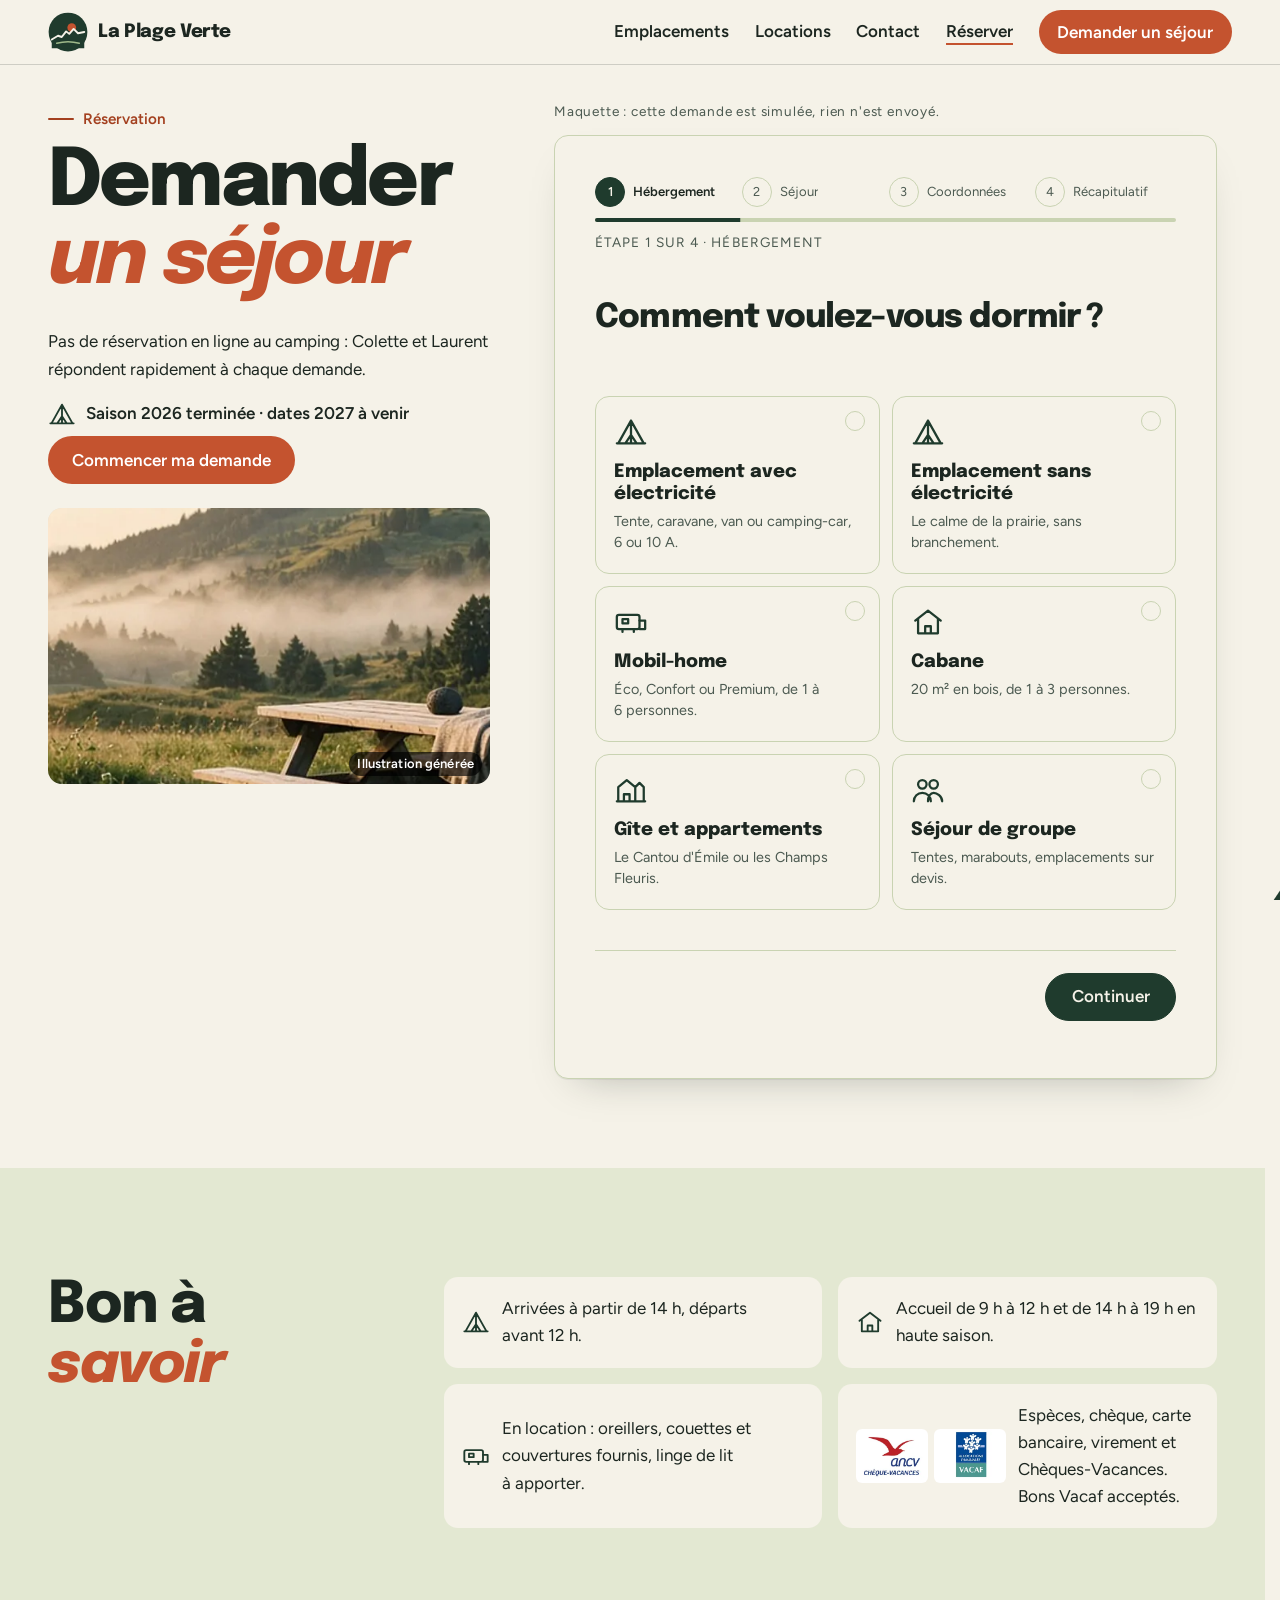
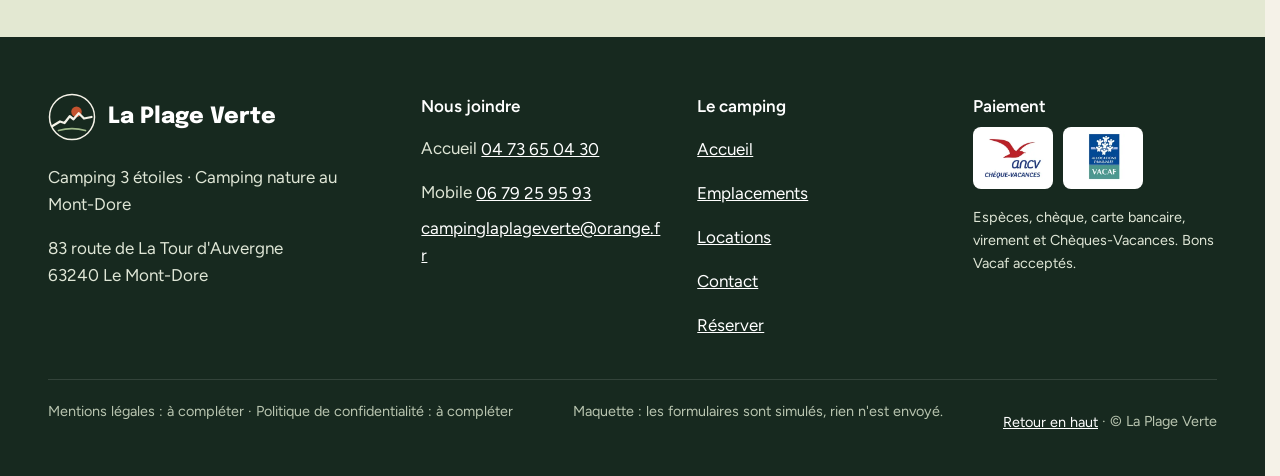
<file: reserver.html>
<!doctype html>
<html lang="fr" data-v="2">
<head>
<meta charset="utf-8">
<meta name="viewport" content="width=device-width, initial-scale=1, viewport-fit=cover">
<title>Demander un séjour : camping La Plage Verte</title>
<meta name="description" content="Demandez vos dates pour un emplacement, une cabane, un mobil-home, le gîte ou un séjour de groupe : Colette et Laurent vous répondent.">
<meta name="robots" content="noindex, nofollow">
<link rel="canonical" href="https://plage-verte-maquette.vercel.app/reserver">
<style>:root{--fond:#F5F2E8;--texte:#1C2620;--voile-fond:#1F3B2D;--ouverture-fond:#1F3B2D;--menu-fond:#1F3B2D}:root { --entete-h: 72px; --barres-h: 0px; } html { background: var(--fond); color: var(--texte); scrollbar-gutter: stable; } body { margin: 0; background: var(--fond); } html.js:not(.secours):not([data-arrivee="retour"]) [data-anime] { opacity: 0; } html.js:not(.secours):not([data-arrivee="retour"]) [data-anime].vu { opacity: 1; } [data-voile] { position: fixed; inset: 0; z-index: 900; background: var(--voile-fond); transform: translateY(100%); visibility: hidden; pointer-events: none; } html[data-arrivee="voile"]:not(.voile-leve):not(.secours) [data-voile] { transform: none; visibility: visible; } html.secours [data-voile] { visibility: hidden !important; } .ouverture-panneau { position: fixed; inset: 0; z-index: 850; display: none; place-content: center; justify-items: center; background: var(--ouverture-fond, var(--voile-fond)); color: var(--fond); text-align: center; } html.js[data-arrivee="intro"]:not(.secours):not(.intro-finie) .ouverture-panneau { display: grid; } html.defilement-bloque, html.defilement-bloque body, html.js[data-arrivee="intro"]:not(.secours):not(.intro-finie), html.js[data-arrivee="intro"]:not(.secours):not(.intro-finie) body, html[data-arrivee="voile"]:not(.voile-leve):not(.secours), html[data-arrivee="voile"]:not(.voile-leve):not(.secours) body { overflow: hidden; } html.js[data-arrivee="intro"]:not(.secours):not(.intro-finie) { background-color: var(--ouverture-fond, var(--voile-fond)); } html[data-arrivee="voile"]:not(.voile-leve):not(.secours) { background-color: var(--voile-fond); }</style>
<script>(function () {
var d = document.documentElement, ss = null, ls = null;
try { ss = window.sessionStorage; ls = window.localStorage; } catch (e) {}
d.classList.add('js');
var nav = performance.getEntriesByType ? performance.getEntriesByType('navigation')[0] : null;
var type = nav ? nav.type : 'navigate';
var depart = null;
try { depart = JSON.parse(ss.getItem('socle:depart') || 'null'); ss.removeItem('socle:depart'); } catch (e) {}
if (depart && !(Date.now() - depart.t < 15000)) depart = null;
var mode = type === 'back_forward' ? 'retour' : type === 'reload' ? 'intro' : depart ? 'voile' : 'intro';
d.setAttribute('data-arrivee', mode);
if (mode === 'voile' && depart.couleur) d.style.setProperty('--voile-fond', depart.couleur);
if (type === 'reload' && 'scrollRestoration' in history) {
history.scrollRestoration = 'manual';
}
try {
var choisie = ls && ls.getItem('socle:langue');
var langue = (d.lang || '').slice(0, 2);
if (choisie && choisie !== langue && type === 'navigate' && !depart) {
var alt = document.querySelector('link[rel="alternate"][hreflang="' + choisie + '"]');
if (alt) location.replace(new URL(alt.href).pathname + location.search + location.hash);
}
} catch (e) {}
setTimeout(function () { if (!d.classList.contains('demarre')) d.classList.add('secours'); }, 2000);
})();</script>
<link rel="preload" href="/assets/fonts/epilogue-latin-800-normal.woff2" as="font" type="font/woff2" crossorigin>
<link rel="preload" href="/assets/fonts/figtree-latin-400-normal.woff2" as="font" type="font/woff2" crossorigin>
<link rel="stylesheet" href="/assets/css/socle.css?v=2">
<link rel="stylesheet" href="/assets/css/site.css?v=2">
<link rel="modulepreload" href="/assets/js/site.js?v=2">
<link rel="modulepreload" href="/assets/js/socle/index.js?v=2">
<script src="/assets/vendor/gsap.min.js" defer></script>
<script src="/assets/vendor/ScrollTrigger.min.js" defer></script>
<script src="/assets/vendor/SplitText.min.js" defer></script>
<script type="module" src="/assets/js/site.js?v=2"></script>
<meta name="theme-color" content="#F5F2E8">
<link rel="icon" href="/assets/images/favicon.svg" type="image/svg+xml">
<link rel="apple-touch-icon" href="/assets/images/apple-touch-icon.png">
<meta property="og:type" content="website">
<meta property="og:site_name" content="La Plage Verte">
<meta property="og:locale" content="fr_FR">
<meta property="og:title" content="Demander un séjour : camping La Plage Verte">
<meta property="og:description" content="Demandez vos dates pour un emplacement, une cabane, un mobil-home, le gîte ou un séjour de groupe : Colette et Laurent vous répondent.">
<meta property="og:url" content="https://plage-verte-maquette.vercel.app/reserver">
<meta property="og:image" content="https://plage-verte-maquette.vercel.app/assets/partage/reserver-fr.jpg">
<meta property="og:image:width" content="1200">
<meta property="og:image:height" content="630">
<meta property="og:image:alt" content="Demande de séjour au camping La Plage Verte">
<meta name="twitter:card" content="summary_large_image">
<script type="application/ld+json">{"@context":"https://schema.org","@type":"Campground","name":"Camping La Plage Verte","url":"https://plage-verte-maquette.vercel.app/","telephone":"+33473650430","email":"campinglaplageverte@orange.fr","address":{"@type":"PostalAddress","streetAddress":"83 route de La Tour d'Auvergne","postalCode":"63240","addressLocality":"Le Mont-Dore","addressCountry":"FR"},"starRating":{"@type":"Rating","ratingValue":"3"},"petsAllowed":true,"paymentAccepted":"Espèces, chèque, carte bancaire, virement, Chèques-Vacances","amenityFeature":[{"@type":"LocationFeatureSpecification","name":"Wi-Fi gratuit","value":true},{"@type":"LocationFeatureSpecification","name":"Spa extérieur","value":true},{"@type":"LocationFeatureSpecification","name":"Sauna","value":true},{"@type":"LocationFeatureSpecification","name":"Navette thermale gratuite","value":true},{"@type":"LocationFeatureSpecification","name":"Borne de recharge pour véhicules électriques","value":true}],"description":"Camping nature classé 3 étoiles au Mont-Dore, au pied des crêtes du Sancy : 84 emplacements, cabanes, mobil-homes, un gîte et deux appartements."}</script>
</head>
<body id="haut">
<div data-voile data-forme="vague" aria-hidden="true"><svg class="voile-vague voile-vague--haut" viewBox="0 0 1440 120" preserveAspectRatio="none" aria-hidden="true"><path d="M0 120 C 240 20 480 20 720 70 S 1200 130 1440 40 V 120 H 0 Z"/></svg><svg class="voile-vague voile-vague--bas" viewBox="0 0 1440 120" preserveAspectRatio="none" aria-hidden="true"><path d="M0 0 C 240 100 480 100 720 50 S 1200 -10 1440 80 V 0 H 0 Z"/></svg><div class="voile-contenu"><img src="/assets/images/logo-clair.svg" alt="" width="56" height="56"><span data-voile-libelle>Réserver</span></div></div>
<div class="ouverture-panneau" data-ouverture aria-hidden="true">
  <svg class="ouverture-crete" viewBox="0 0 1000 260" preserveAspectRatio="none" aria-hidden="true"><path d="M0 200 L70 176 L130 188 L190 150 L250 160 L310 120 L360 136 L420 84 L470 108 L520 62 L575 118 L640 104 L700 138 L770 112 L840 152 L910 140 L1000 162" fill="none" stroke="currentColor" stroke-width="2.5" stroke-linejoin="round" stroke-linecap="round" vector-effect="non-scaling-stroke"/></svg>
  <span class="ouverture-soleil" data-ouverture-objet></span>
  <p class="ouverture-nom">La Plage Verte</p>
  <p class="ouverture-ligne">Camping nature au Mont-Dore</p>
</div>
<a class="evitement" href="#contenu">Aller au contenu</a>
<header data-entete>
  <div class="entete-rangee">
    <a class="entete-logo" href="/" data-libelle="Accueil">
      <img src="/assets/images/logo.svg" alt="" width="40" height="40"><span>La Plage Verte</span>
    </a>
    <nav data-nav aria-label="Navigation principale">
      <ul><li><a href="/emplacements" data-libelle="Emplacements">Emplacements</a></li><li><a href="/locations" data-libelle="Locations">Locations</a></li><li><a href="/contact" data-libelle="Contact">Contact</a></li><li><a href="/reserver" data-libelle="Réserver" aria-current="page">Réserver</a></li></ul>
    </nav>
    <div class="entete-actions">
      <a class="bouton" href="/reserver" data-libelle="Réserver">Demander un séjour</a>
      <button type="button" data-menu-bouton aria-controls="menu" aria-expanded="false" data-libelle-ouvrir="Menu" data-libelle-fermer="Fermer"><span data-libelle-bouton>Menu</span></button>
      <a class="menu-sansjs" href="#menu" data-menu-lien>Menu</a>
    </div>
  </div>
</header>
<script>/* Avant le premier affichage : rangées de la navigation (même règle que ajusterNav dans assets/js/socle/entete.js)
   et hauteur réelle de l'en-tête, pour que rien ne saute quand le JavaScript du site prend la main. */
(function () {
  var h = document.documentElement, u = document.querySelector('[data-nav] ul'), e = document.querySelector('[data-entete]');
  if (u) {
    var deborde = function () { return u.scrollWidth > u.clientWidth + 1; }, c = deborde();
    if (c && window.matchMedia('(min-width: 900px)').matches) {
      h.classList.add('nav-deux-rangees'); c = deborde();
      if (c) { h.classList.add('nav-deux-lignes'); var a = u.querySelector('a'); c = !a || u.getBoundingClientRect().height > a.getBoundingClientRect().height * 2.5; }
      if (c) h.classList.remove('nav-deux-rangees', 'nav-deux-lignes');
    }
    if (c) h.classList.add('nav-compacte');
  }
  if (e) h.style.setProperty('--entete-h', Math.round(e.getBoundingClientRect().height) + 'px');
})();</script>
<span id="menu-ferme" aria-hidden="true"></span>
<div id="menu" data-menu role="dialog" aria-modal="true" aria-label="Menu">
  <p class="menu-sansjs-fermer"><a href="#menu-ferme">Fermer</a></p>
  <ul><li style="--i:0"><a href="/" class="menu-lien" data-libelle="Accueil">Accueil</a></li><li style="--i:1"><a href="/emplacements" class="menu-lien" data-libelle="Emplacements">Emplacements</a></li><li style="--i:2"><a href="/locations" class="menu-lien" data-libelle="Locations">Locations</a></li><li style="--i:3"><a href="/contact" class="menu-lien" data-libelle="Contact">Contact</a></li><li style="--i:4"><a href="/reserver" class="menu-lien" data-libelle="Réserver" aria-current="page">Réserver</a></li></ul>
  <p><a class="bouton" href="tel:+33473650430">Appeler 04 73 65 04 30</a></p>
</div>
<main id="contenu" tabindex="-1">
<section class="ouv-outil" id="debut">
  <div class="conteneur ouv-outil-grille">
    <div class="ouv-outil-tete">
      <p class="surtitre">Réservation</p>
      <h1 class="ouv-titre-int" data-anime="lignes" data-iris-centre>Demander <em>un séjour</em></h1>
      <p data-anime>Pas de réservation en ligne au camping : Colette et Laurent répondent rapidement à chaque demande.</p>
      <p class="ouv-info-int" data-info-cle data-anime data-saison='{"annee":2026,"periodes":[{"libelle":"Mobil-homes","debut":"2026-04-26","fin":"2026-10-11"},{"libelle":"Emplacements et cabanes","debut":"2026-05-07","fin":"2026-09-13"}],"textes":{"avant":"Ouverture le {date}","pendant":"Ouvert · {libelle} jusqu&#39;au {date}","apres":"Saison {annee} terminée · dates {suivante} à venir"}}'><svg class="icone" viewBox="0 0 24 24" aria-hidden="true" fill="none" stroke="currentColor" stroke-width="1.6" stroke-linecap="round" stroke-linejoin="round"><path d="M3 20 12 4l9 16M12 4v16M8 20l4-6 4 6M2 20h20"/></svg><span data-saison-texte>Saison 2026 terminée · dates 2027 à venir</span></p>
      <p class="ouv-actions-int" data-anime><a class="bouton" href="#formulaire" data-sans-transition data-action-principale>Commencer ma demande</a></p>
      <figure class="media ouv-outil-media" data-grok data-fx="parallaxe" data-fx-force="8" style="--cadrage:50% 50%">
  <picture><source media="(max-width: 760px) and (orientation: portrait)" srcset="/assets/images/grok/reserver-prairie-mobile-640.webp 640w" sizes="(max-width: 760px) 100vw, 34vw">
    <img src="/assets/images/grok/reserver-prairie-1280.webp" srcset="/assets/images/grok/reserver-prairie-640.webp 640w, /assets/images/grok/reserver-prairie-1280.webp 1280w, /assets/images/grok/reserver-prairie-1920.webp 1920w" sizes="(max-width: 760px) 100vw, 34vw" alt="Demande de séjour au camping La Plage Verte" width="1280" height="720" fetchpriority="high" loading="eager" decoding="async">
  </picture><figcaption class="mention-ia">Illustration générée</figcaption>
</figure>
    </div>
    <section class="fpe" id="formulaire" data-module="formulaire-par-etapes" aria-labelledby="fpe-titre-1" data-visuel>
      <p class="fpe__note">Maquette : cette demande est simulée, rien n&#39;est envoyé.</p>
      <div class="fpe__carton">
        <form class="fpe__form" action="#" method="post" novalidate>
          <div class="fpe__progression">
            <ol class="fpe__reperes" aria-label="Progression"></ol>
            <div class="fpe__barre" aria-hidden="true"><span></span></div>
            <p class="fpe__etat" aria-live="polite"></p>
          </div>
          <fieldset class="fpe__etape" data-etape="Hébergement">
            <legend class="fpe__legende"><h2 class="fpe__titre" id="fpe-titre-1">Comment voulez-vous dormir ?</h2></legend>
            <div class="fpe__groupe fpe__cartes" data-libelle="Hébergement">
              <label class="fpe__carte"><input type="radio" name="hebergement" value="emplacement-electricite" required>
                <svg class="fpe__icone" viewBox="0 0 24 24" aria-hidden="true" fill="none" stroke="currentColor" stroke-width="1.6" stroke-linecap="round" stroke-linejoin="round"><path d="M3 20 12 4l9 16M12 4v16M8 20l4-6 4 6M2 20h20"/></svg>
                <span class="fpe__carte-titre">Emplacement avec électricité</span><span class="fpe__carte-texte">Tente, caravane, van ou camping-car, 6 ou 10 A.</span></label><label class="fpe__carte"><input type="radio" name="hebergement" value="emplacement-sans" >
                <svg class="fpe__icone" viewBox="0 0 24 24" aria-hidden="true" fill="none" stroke="currentColor" stroke-width="1.6" stroke-linecap="round" stroke-linejoin="round"><path d="M3 20 12 4l9 16M12 4v16M8 20l4-6 4 6M2 20h20"/></svg>
                <span class="fpe__carte-titre">Emplacement sans électricité</span><span class="fpe__carte-texte">Le calme de la prairie, sans branchement.</span></label><label class="fpe__carte"><input type="radio" name="hebergement" value="mobil-home" >
                <svg class="fpe__icone" viewBox="0 0 24 24" aria-hidden="true" fill="none" stroke="currentColor" stroke-width="1.6" stroke-linecap="round" stroke-linejoin="round"><rect x="2" y="7" width="16" height="10" rx="1.5"/><path d="M18 11h4v6h-4M6 17v2M14 17v2M6 10h4v3H6z"/></svg>
                <span class="fpe__carte-titre">Mobil-home</span><span class="fpe__carte-texte">Éco, Confort ou Premium, de 1 à 6 personnes.</span></label><label class="fpe__carte"><input type="radio" name="hebergement" value="cabane" >
                <svg class="fpe__icone" viewBox="0 0 24 24" aria-hidden="true" fill="none" stroke="currentColor" stroke-width="1.6" stroke-linecap="round" stroke-linejoin="round"><path d="M3 11 12 4l9 7M5 10v10h14V10M10 20v-5h4v5"/></svg>
                <span class="fpe__carte-titre">Cabane</span><span class="fpe__carte-texte">20 m² en bois, de 1 à 3 personnes.</span></label><label class="fpe__carte"><input type="radio" name="hebergement" value="gite" >
                <svg class="fpe__icone" viewBox="0 0 24 24" aria-hidden="true" fill="none" stroke="currentColor" stroke-width="1.6" stroke-linecap="round" stroke-linejoin="round"><path d="M3 20V10l6-5 6 5v10M15 10l3-3 3 3v10M7 20v-5h4v5M2 20h20"/></svg>
                <span class="fpe__carte-titre">Gîte et appartements</span><span class="fpe__carte-texte">Le Cantou d&#39;Émile ou les Champs Fleuris.</span></label><label class="fpe__carte"><input type="radio" name="hebergement" value="groupe" >
                <svg class="fpe__icone" viewBox="0 0 24 24" aria-hidden="true" fill="none" stroke="currentColor" stroke-width="1.6" stroke-linecap="round" stroke-linejoin="round"><circle cx="8" cy="8" r="3"/><circle cx="16" cy="8" r="3"/><path d="M2 20c0-3.5 2.7-6 6-6s6 2.5 6 6M12 20c0-3.5 1.8-6 4-6s6 2.5 6 6"/></svg>
                <span class="fpe__carte-titre">Séjour de groupe</span><span class="fpe__carte-texte">Tentes, marabouts, emplacements sur devis.</span></label>
            </div>
            <input type="hidden" name="logement" value="" data-libelle="Logement souhaité">
          </fieldset>
          <fieldset class="fpe__etape" data-etape="Séjour">
            <legend class="fpe__legende"><h2 class="fpe__titre">Vos dates et votre groupe</h2></legend>
            <div class="fpe__grille">
              <div class="fpe__champ"><label for="f-arrivee">Date d&#39;arrivée <i aria-hidden="true">*</i></label><input id="f-arrivee" name="arrivee" type="date" required></div>
              <div class="fpe__champ"><label for="f-depart">Date de départ</label><input id="f-depart" name="depart" type="date"></div>
              <div class="fpe__champ"><label for="f-personnes">Personnes de plus de 7 ans <i aria-hidden="true">*</i></label><input id="f-personnes" name="personnes" type="number" min="1" max="60" value="2" inputmode="numeric" required></div>
              <div class="fpe__champ"><label for="f-enfants">Enfants de moins de 7 ans</label><input id="f-enfants" name="enfants" type="number" min="0" max="30" value="0" inputmode="numeric"></div>
              <div class="fpe__champ"><label for="f-animaux">Animaux</label><input id="f-animaux" name="animaux" type="number" min="0" max="5" value="0" inputmode="numeric"></div>
            </div>
            <label class="fpe__case"><input type="checkbox" name="cure" value="oui" data-libelle="Cure"><span class="fpe__choix-texte">C&#39;est un séjour de cure</span></label>
            <div class="fpe__champ"><label for="f-commentaires">Commentaires</label><textarea id="f-commentaires" name="commentaires" rows="4" aria-describedby="f-commentaires-aide"></textarea><p class="fpe__aide" id="f-commentaires-aide">Le logement souhaité, vos besoins particuliers, pour un groupe : tentes, marabouts, véhicules, branchements.</p></div>
          </fieldset>
          <fieldset class="fpe__etape" data-etape="Coordonnées">
            <legend class="fpe__legende"><h2 class="fpe__titre">Comment vous répondre ?</h2></legend>
            <div class="fpe__grille">
              <div class="fpe__champ"><label for="f-prenom">Prénom <i aria-hidden="true">*</i></label><input id="f-prenom" name="prenom" autocomplete="given-name" required></div>
              <div class="fpe__champ"><label for="f-nom">Nom <i aria-hidden="true">*</i></label><input id="f-nom" name="nom" autocomplete="family-name" required></div>
              <div class="fpe__champ"><label for="f-email">E-mail <i aria-hidden="true">*</i></label><input id="f-email" name="email" type="email" autocomplete="email" required></div>
              <div class="fpe__champ"><label for="f-tel">Téléphone</label><input id="f-tel" name="tel" type="tel" inputmode="tel" autocomplete="tel" pattern="[0-9 +().\-]{8,20}"></div>
            </div>
            <div class="fpe__champ"><label for="f-adresse">Adresse postale</label><input id="f-adresse" name="adresse" autocomplete="street-address"></div>
            <label class="fpe__case"><input type="checkbox" name="accord" value="oui" required data-libelle="Accord" data-hors-recap><span class="fpe__choix-texte">J&#39;accepte que ces informations servent uniquement à répondre à ma demande. <i aria-hidden="true">*</i></span></label>
            <p class="fpe__aide">Vos données servent uniquement à répondre à votre demande. Politique de confidentialité : à compléter. Les champs marqués d&#39;un astérisque sont obligatoires.</p>
          </fieldset>
          <fieldset class="fpe__etape" data-etape="Récapitulatif" data-recap>
            <legend class="fpe__legende"><h2 class="fpe__titre">Tout est juste ?</h2></legend>
            <div class="fpe__recap"><p>Le récapitulatif de votre demande s&#39;affiche ici.</p></div>
          </fieldset>
          <div class="fpe__nav">
            <button class="fpe__bouton fpe__bouton--ligne" type="button" data-precedent>Retour</button>
            <button class="fpe__bouton" type="button" data-suivant data-retour="Revenir au récapitulatif">Continuer</button>
            <button class="fpe__bouton" type="submit">Envoyer la demande</button>
          </div>
        </form>
        <div class="fpe__fin" hidden>
          <h2 class="fpe__titre" tabindex="-1">Merci, votre demande est prête</h2>
          <p data-resume></p>
          <p class="fpe__aide">Maquette : rien n&#39;a été envoyé. Sur le site réel, Colette et Laurent recevront votre demande.</p>
          <button type="button" class="fpe__bouton fpe__bouton--ligne" data-recommencer>Nouvelle demande</button>
        </div>
      </div>
    </section>
  </div>
</section>
<section class="savoir" id="bon-a-savoir">
  <div class="conteneur savoir-grille">
    <h2 data-anime="lignes">Bon à <em>savoir</em></h2>
    <ul class="savoir-liste" data-anime="cascade" data-visuel>
      <li><svg class="icone" viewBox="0 0 24 24" aria-hidden="true" fill="none" stroke="currentColor" stroke-width="1.6" stroke-linecap="round" stroke-linejoin="round"><path d="M3 20 12 4l9 16M12 4v16M8 20l4-6 4 6M2 20h20"/></svg><span>Arrivées à partir de 14 h, départs avant 12 h.</span></li>
      <li><svg class="icone" viewBox="0 0 24 24" aria-hidden="true" fill="none" stroke="currentColor" stroke-width="1.6" stroke-linecap="round" stroke-linejoin="round"><path d="M3 11 12 4l9 7M5 10v10h14V10M10 20v-5h4v5"/></svg><span>Accueil de 9 h à 12 h et de 14 h à 19 h en haute saison.</span></li>
      <li><svg class="icone" viewBox="0 0 24 24" aria-hidden="true" fill="none" stroke="currentColor" stroke-width="1.6" stroke-linecap="round" stroke-linejoin="round"><rect x="2" y="7" width="16" height="10" rx="1.5"/><path d="M18 11h4v6h-4M6 17v2M14 17v2M6 10h4v3H6z"/></svg><span>En location : oreillers, couettes et couvertures fournis, linge de lit à apporter.</span></li>
      <li class="savoir-paiement"><span class="savoir-logos"><img src="/assets/images/logo-ancv-240.webp" alt="Chèques-Vacances ANCV acceptés" width="72" height="53" loading="lazy"><img src="/assets/images/logo-vacaf-240.webp" alt="Bons Vacaf acceptés" width="70" height="53" loading="lazy"></span><span>Espèces, chèque, carte bancaire, virement et Chèques-Vacances. Bons Vacaf acceptés.</span></li>
    </ul>
  </div>
</section>
</main>
<footer class="pied" id="pied">
  <div class="conteneur pied-grille">
    <div class="pied-marque">
      <p class="pied-logo"><img src="/assets/images/logo-clair.svg" alt="" width="48" height="48"><span>La Plage Verte</span></p>
      <p>Camping 3 étoiles · Camping nature au Mont-Dore</p>
      <p>83 route de La Tour d&#39;Auvergne<br>63240 Le Mont-Dore</p>
    </div>
    <div>
      <p class="pied-titre">Nous joindre</p>
      <p>Accueil <a href="tel:+33473650430">04 73 65 04 30</a><br>Mobile <a href="tel:+33679259593">06 79 25 95 93</a><br><a href="mailto:campinglaplageverte@orange.fr">campinglaplageverte@orange.fr</a></p>
    </div>
    <nav aria-label="Le camping">
      <p class="pied-titre">Le camping</p>
      <ul><li><a href="/" data-libelle="Accueil">Accueil</a></li><li><a href="/emplacements" data-libelle="Emplacements">Emplacements</a></li><li><a href="/locations" data-libelle="Locations">Locations</a></li><li><a href="/contact" data-libelle="Contact">Contact</a></li><li><a href="/reserver" data-libelle="Réserver" aria-current="page">Réserver</a></li></ul>
    </nav>
    <div>
      <p class="pied-titre">Paiement</p>
      <p class="pied-logos"><img src="/assets/images/logo-ancv-240.webp" alt="Chèques-Vacances ANCV acceptés" width="80" height="59" loading="lazy"><img src="/assets/images/logo-vacaf-240.webp" alt="Bons Vacaf acceptés" width="78" height="59" loading="lazy"></p>
      <p class="pied-petit">Espèces, chèque, carte bancaire, virement et Chèques-Vacances. Bons Vacaf acceptés.</p>
    </div>
  </div>
  <div class="conteneur pied-bas">
    <p>Mentions légales : à compléter · Politique de confidentialité : à compléter</p>
    <p>Maquette : les formulaires sont simulés, rien n&#39;est envoyé.</p>
    <p><a href="#haut" data-sans-transition>Retour en haut</a> · © La Plage Verte</p>
  </div>
</footer>
<div data-barre-fixe>
  <a class="bouton bouton--contour" href="tel:+33473650430">Appeler</a>
  <a class="bouton" href="/reserver" data-libelle="Réserver">Demander un séjour</a>
</div>
</body>
</html>
</file>
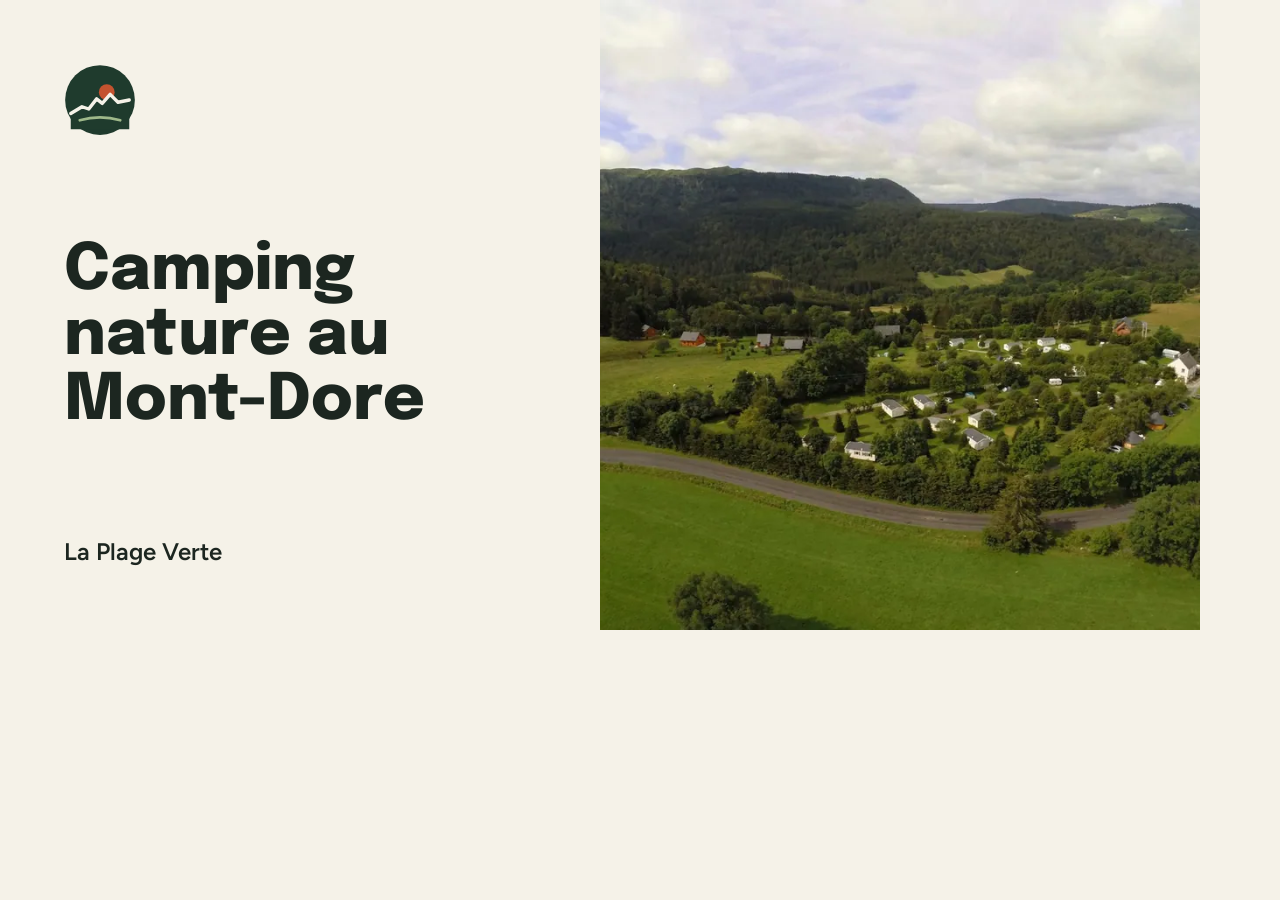
<file: _partage/accueil-fr.html>
<!doctype html>
<html lang="fr"><head><meta charset="utf-8">
<link rel="stylesheet" href="/assets/css/socle.css"><link rel="stylesheet" href="/assets/css/site.css">
<style>:root{--fond:#F5F2E8;--texte:#1C2620}
html,body{margin:0;width:1200px;height:630px;overflow:hidden;background:var(--fond);color:var(--texte)}
.carte{display:grid;grid-template-columns:1fr 1fr;width:1200px;height:630px}
.carte-texte{display:flex;flex-direction:column;justify-content:space-between;padding:64px}
.carte-texte img{width:72px;height:72px}
.carte-titre{font-family:var(--police-titres);font-size:64px;line-height:1.02;margin:0;text-wrap:balance}
.carte-nom{font-size:24px;font-weight:600;margin:0}
.carte-image{background:center/cover no-repeat}</style>
</head><body>
<div class="carte">
  <div class="carte-texte">
    <img src="/assets/images/logo.svg" alt="">
    <p class="carte-titre">Camping nature au Mont-Dore</p>
    <p class="carte-nom">La Plage Verte</p>
  </div>
  <div class="carte-image" style="background-image:url('/assets/images/aerienne-1280.webp')"></div>
</div>
</body></html>
</file>
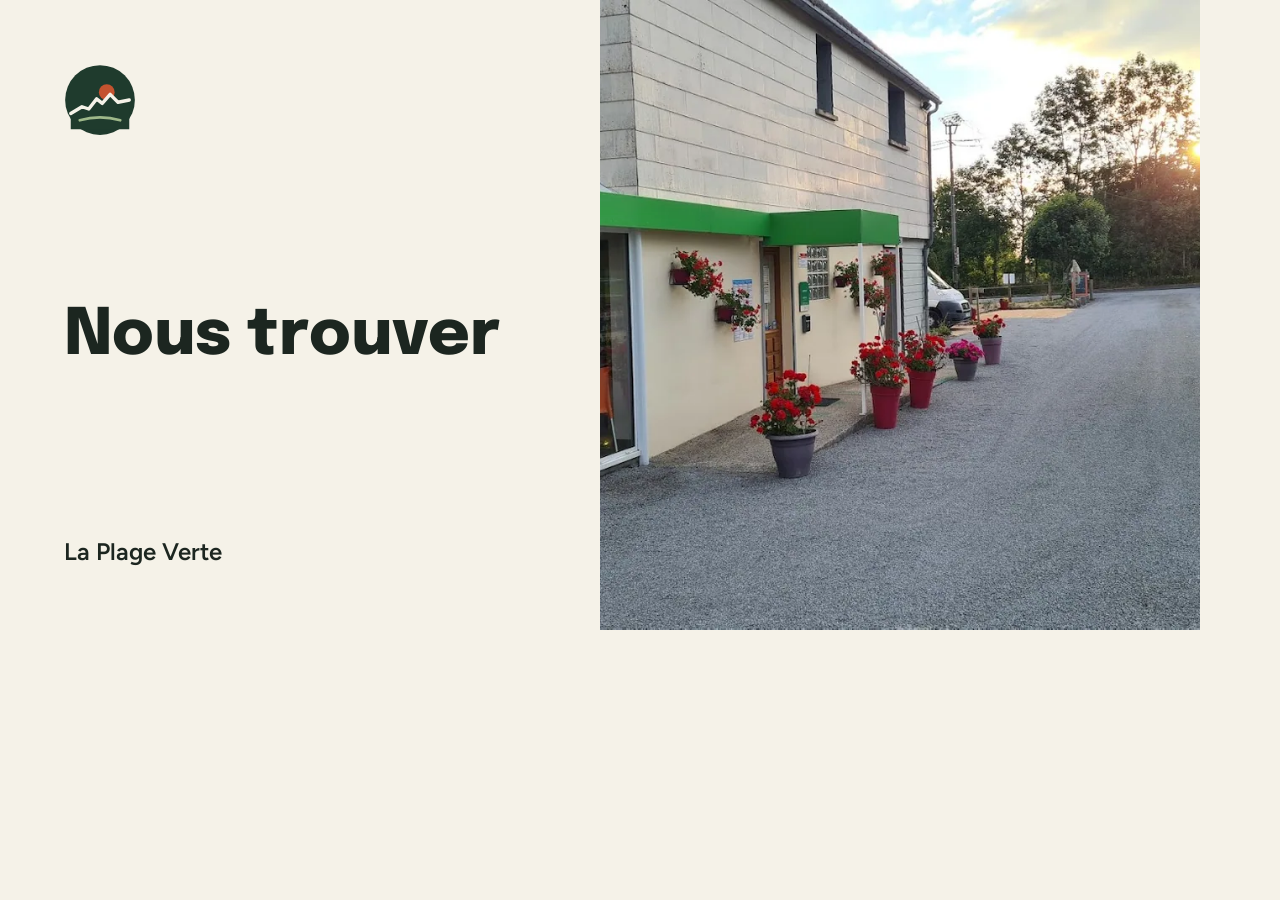
<file: _partage/contact-fr.html>
<!doctype html>
<html lang="fr"><head><meta charset="utf-8">
<link rel="stylesheet" href="/assets/css/socle.css"><link rel="stylesheet" href="/assets/css/site.css">
<style>:root{--fond:#F5F2E8;--texte:#1C2620}
html,body{margin:0;width:1200px;height:630px;overflow:hidden;background:var(--fond);color:var(--texte)}
.carte{display:grid;grid-template-columns:1fr 1fr;width:1200px;height:630px}
.carte-texte{display:flex;flex-direction:column;justify-content:space-between;padding:64px}
.carte-texte img{width:72px;height:72px}
.carte-titre{font-family:var(--police-titres);font-size:64px;line-height:1.02;margin:0;text-wrap:balance}
.carte-nom{font-size:24px;font-weight:600;margin:0}
.carte-image{background:center/cover no-repeat}</style>
</head><body>
<div class="carte">
  <div class="carte-texte">
    <img src="/assets/images/logo.svg" alt="">
    <p class="carte-titre">Nous trouver</p>
    <p class="carte-nom">La Plage Verte</p>
  </div>
  <div class="carte-image" style="background-image:url('/assets/images/accueil-1000.webp')"></div>
</div>
</body></html>
</file>
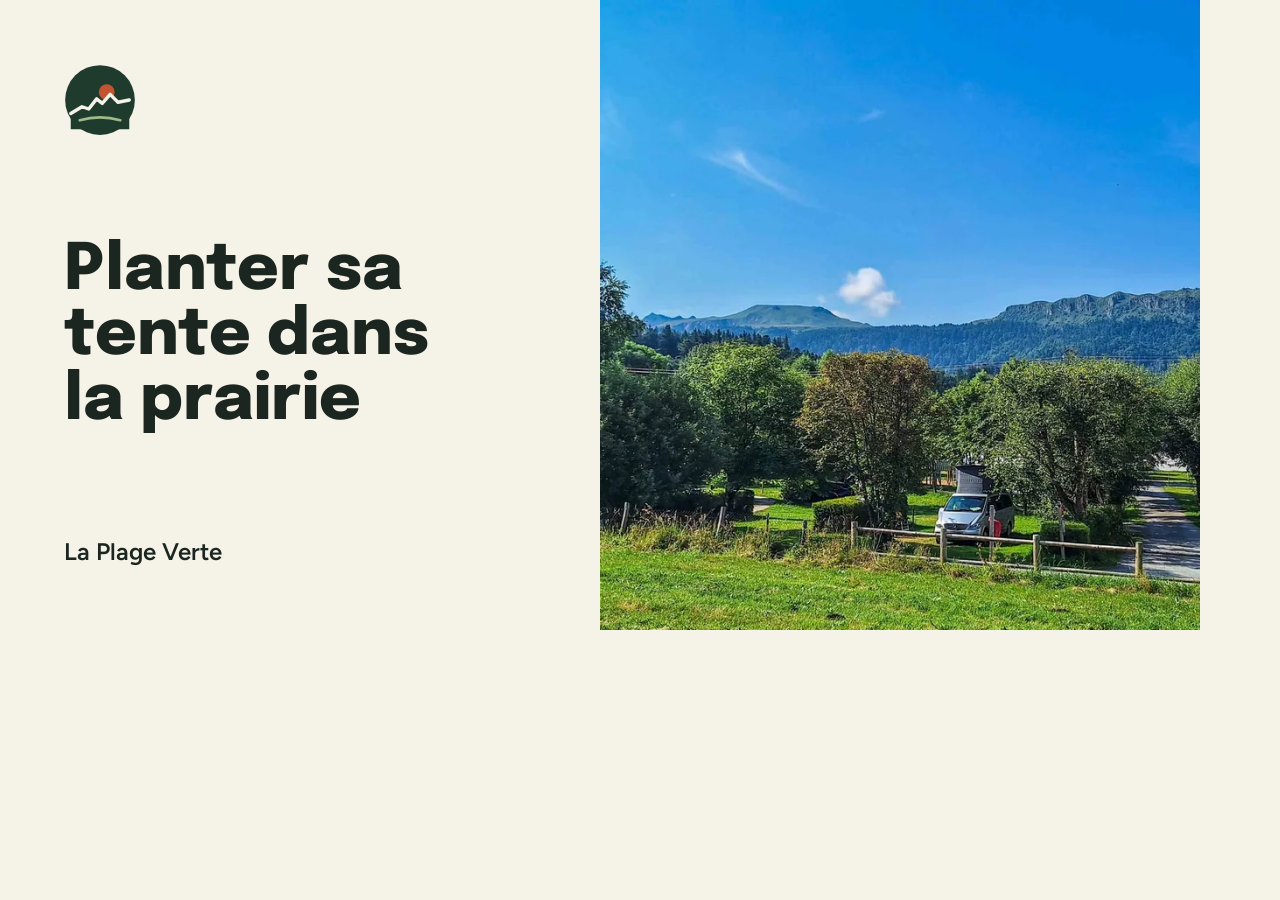
<file: _partage/emplacements-fr.html>
<!doctype html>
<html lang="fr"><head><meta charset="utf-8">
<link rel="stylesheet" href="/assets/css/socle.css"><link rel="stylesheet" href="/assets/css/site.css">
<style>:root{--fond:#F5F2E8;--texte:#1C2620}
html,body{margin:0;width:1200px;height:630px;overflow:hidden;background:var(--fond);color:var(--texte)}
.carte{display:grid;grid-template-columns:1fr 1fr;width:1200px;height:630px}
.carte-texte{display:flex;flex-direction:column;justify-content:space-between;padding:64px}
.carte-texte img{width:72px;height:72px}
.carte-titre{font-family:var(--police-titres);font-size:64px;line-height:1.02;margin:0;text-wrap:balance}
.carte-nom{font-size:24px;font-weight:600;margin:0}
.carte-image{background:center/cover no-repeat}</style>
</head><body>
<div class="carte">
  <div class="carte-texte">
    <img src="/assets/images/logo.svg" alt="">
    <p class="carte-titre">Planter sa tente dans la prairie</p>
    <p class="carte-nom">La Plage Verte</p>
  </div>
  <div class="carte-image" style="background-image:url('/assets/images/prairie-1280.webp')"></div>
</div>
</body></html>
</file>
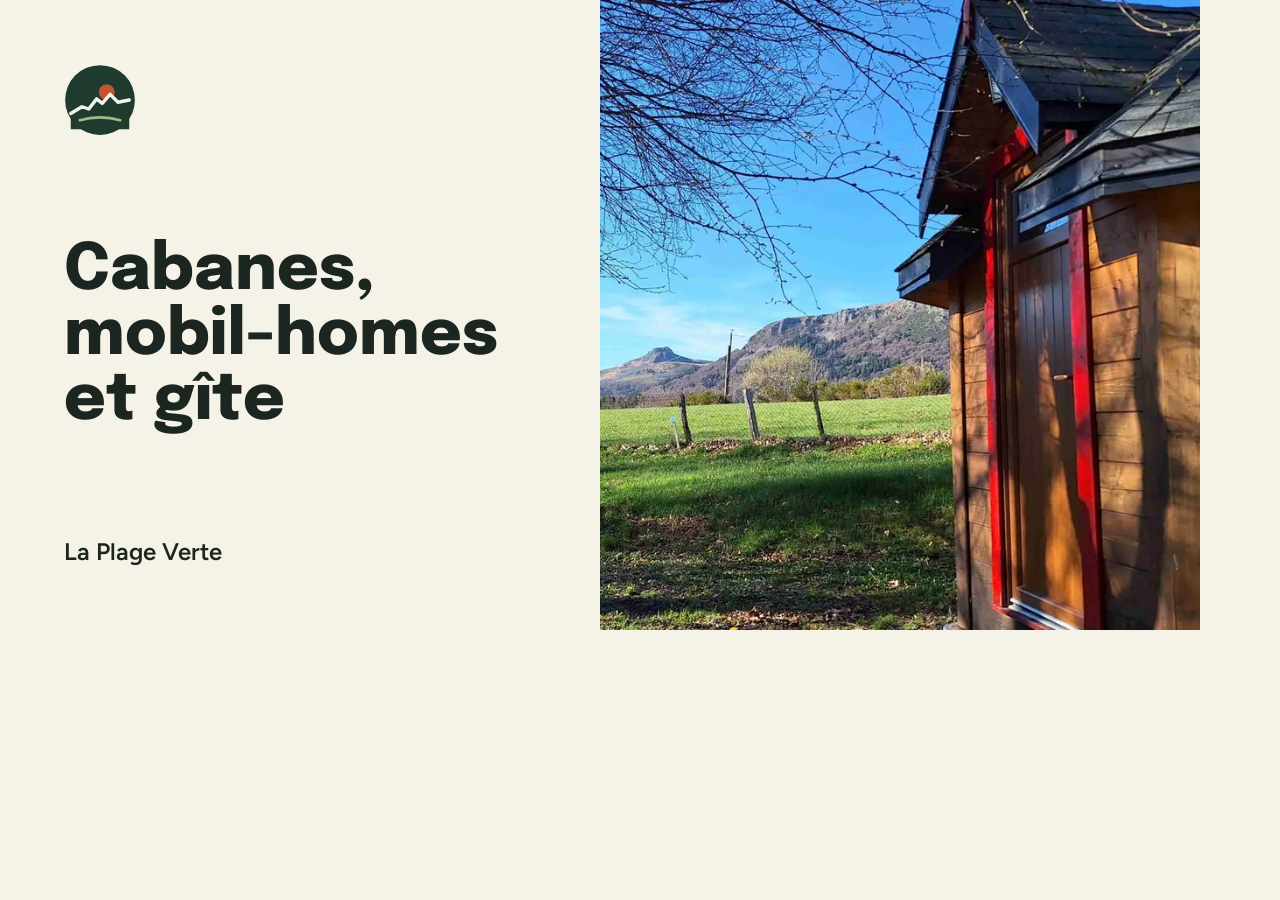
<file: _partage/locations-fr.html>
<!doctype html>
<html lang="fr"><head><meta charset="utf-8">
<link rel="stylesheet" href="/assets/css/socle.css"><link rel="stylesheet" href="/assets/css/site.css">
<style>:root{--fond:#F5F2E8;--texte:#1C2620}
html,body{margin:0;width:1200px;height:630px;overflow:hidden;background:var(--fond);color:var(--texte)}
.carte{display:grid;grid-template-columns:1fr 1fr;width:1200px;height:630px}
.carte-texte{display:flex;flex-direction:column;justify-content:space-between;padding:64px}
.carte-texte img{width:72px;height:72px}
.carte-titre{font-family:var(--police-titres);font-size:64px;line-height:1.02;margin:0;text-wrap:balance}
.carte-nom{font-size:24px;font-weight:600;margin:0}
.carte-image{background:center/cover no-repeat}</style>
</head><body>
<div class="carte">
  <div class="carte-texte">
    <img src="/assets/images/logo.svg" alt="">
    <p class="carte-titre">Cabanes, mobil-homes et gîte</p>
    <p class="carte-nom">La Plage Verte</p>
  </div>
  <div class="carte-image" style="background-image:url('/assets/images/cabane-capucin-1280.webp')"></div>
</div>
</body></html>
</file>
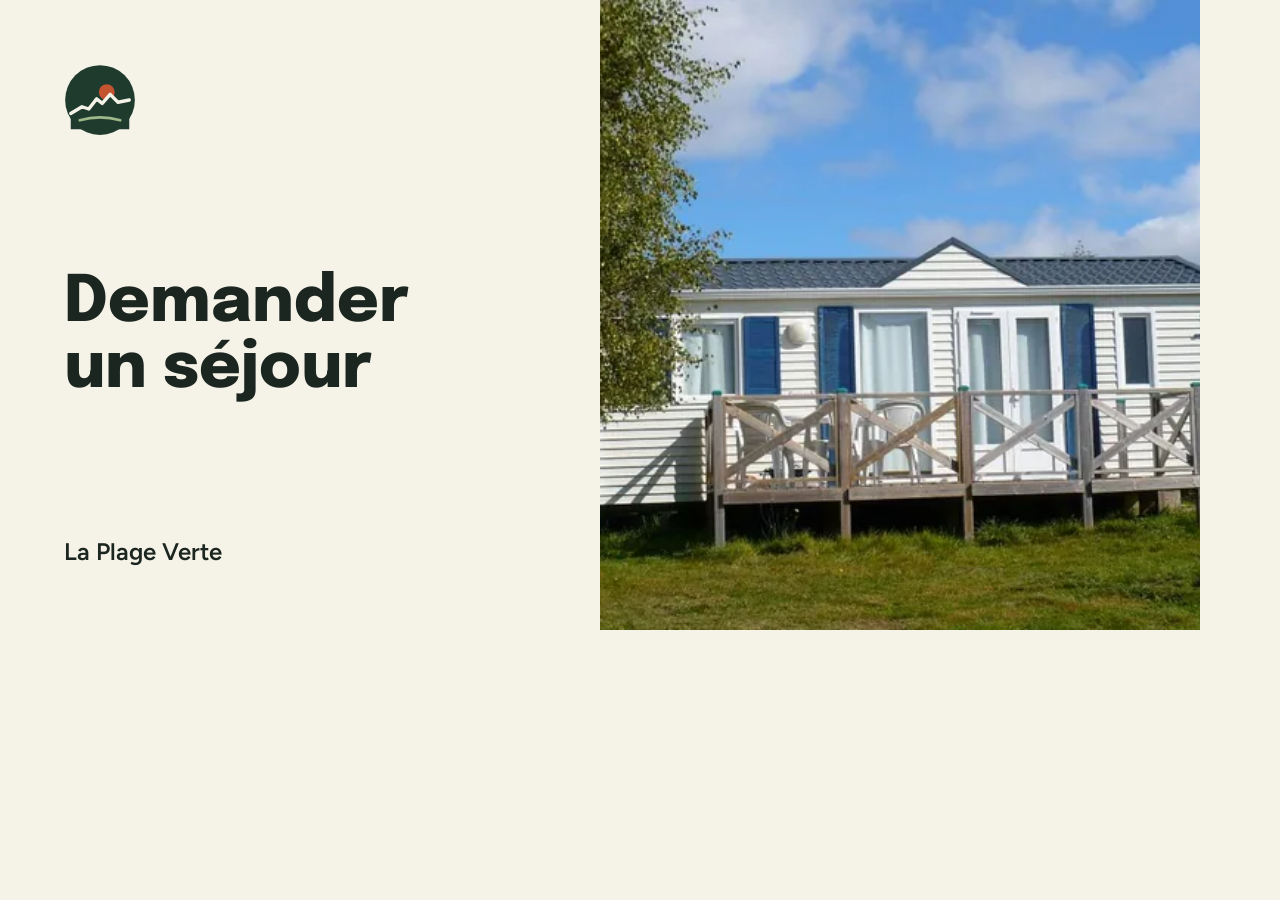
<file: _partage/reserver-fr.html>
<!doctype html>
<html lang="fr"><head><meta charset="utf-8">
<link rel="stylesheet" href="/assets/css/socle.css"><link rel="stylesheet" href="/assets/css/site.css">
<style>:root{--fond:#F5F2E8;--texte:#1C2620}
html,body{margin:0;width:1200px;height:630px;overflow:hidden;background:var(--fond);color:var(--texte)}
.carte{display:grid;grid-template-columns:1fr 1fr;width:1200px;height:630px}
.carte-texte{display:flex;flex-direction:column;justify-content:space-between;padding:64px}
.carte-texte img{width:72px;height:72px}
.carte-titre{font-family:var(--police-titres);font-size:64px;line-height:1.02;margin:0;text-wrap:balance}
.carte-nom{font-size:24px;font-weight:600;margin:0}
.carte-image{background:center/cover no-repeat}</style>
</head><body>
<div class="carte">
  <div class="carte-texte">
    <img src="/assets/images/logo.svg" alt="">
    <p class="carte-titre">Demander un séjour</p>
    <p class="carte-nom">La Plage Verte</p>
  </div>
  <div class="carte-image" style="background-image:url('/assets/images/mh-exterieur-640.webp')"></div>
</div>
</body></html>
</file>
<file: assets/css/socle.css>
/* Socle : règles communes à toutes les maquettes. Le style du projet va dans site.css.
   Les couleurs et polices du projet se règlent par les variables ci-dessous (redéfinies dans site.css). */
:root {
  --police-titres: Georgia, 'Times New Roman', serif;
  --police-texte: system-ui, -apple-system, 'Segoe UI', Roboto, sans-serif;
  --accent: #b3361f;
  --texte-doux: color-mix(in srgb, var(--texte) 78%, var(--fond));
  --ligne: color-mix(in srgb, var(--texte) 18%, var(--fond));
  --gouttiere: clamp(16px, 4vw, 48px);
  --largeur: 1240px;
  --rayon: 6px;
  --duree: .7s;
  --courbe: cubic-bezier(.22, 1, .36, 1);
}

*, *::before, *::after { box-sizing: border-box; }
html { -webkit-text-size-adjust: 100%; text-size-adjust: 100%; }
body {
  font-family: var(--police-texte); font-size: clamp(1rem, .96rem + .2vw, 1.125rem); line-height: 1.6;
  padding-bottom: var(--barres-h); overflow-x: clip;
}
img, picture, video, canvas, svg { display: block; max-width: 100%; }
img, video { height: auto; }
h1, h2, h3, h4 { font-family: var(--police-titres); line-height: 1.08; margin: 0 0 .5em; text-wrap: balance; font-weight: 600; }
p, li, dd, figcaption { text-wrap: pretty; }
p { margin: 0 0 1em; }
a { color: inherit; }
a[href^="mailto:"] { overflow-wrap: anywhere; }
button, input, select, textarea { font: inherit; color: inherit; }
button { cursor: pointer; }
:where(a, button, input, select, textarea, summary, [tabindex]) { -webkit-tap-highlight-color: transparent; }
:focus { outline: none; }
:focus-visible { outline: 3px solid var(--accent); outline-offset: 3px; border-radius: 2px; }
[id] { scroll-margin-top: calc(var(--entete-h) + 12px); scroll-margin-bottom: calc(var(--barres-h) + 12px); }
/* Lien profond vers une scène qui cache l'en-tête : elle arrive tout en haut de l'écran (comme aller() du socle). */
html.js:not(.secours) :is([data-entete-cache], [data-entete-cache] [id], [data-fx="plein-ecran"], [data-fx="plein-ecran"] [id]) { scroll-margin-top: 0; }
[hidden] { display: none !important; }

.visuellement-cache {
  position: absolute !important; width: 1px; height: 1px; padding: 0; margin: -1px;
  overflow: hidden; clip: rect(0 0 0 0); white-space: nowrap; border: 0;
}
.evitement {
  position: fixed; left: 12px; top: 12px; z-index: 1000; padding: 12px 16px; background: var(--texte); color: var(--fond);
  transform: translateY(-160%); text-decoration: none;
}
.evitement:focus-visible { transform: none; }
.conteneur { width: min(100% - 2 * var(--gouttiere), var(--largeur)); margin-inline: auto; }
.chiffres { font-variant-numeric: tabular-nums; }

/* Boutons : zones tactiles d'au moins 44 px. */
.bouton {
  display: inline-flex; align-items: center; justify-content: center; gap: .5em;
  min-height: 48px; min-width: 44px; padding: .7em 1.4em; border-radius: 999px;
  background: var(--accent); color: var(--fond); text-decoration: none; font-weight: 600; border: 0;
  line-height: 1.2; text-align: center;
}
.bouton--contour { background: transparent; color: inherit; box-shadow: inset 0 0 0 2px currentColor; }
.bouton[disabled] { opacity: .55; cursor: not-allowed; }

/* Apparitions : cachées par le style critique jusqu'à .vu, jamais recachées. */
html.js:not(.secours):not([data-arrivee="retour"]) [data-anime]:not([data-anime="gsap"]) {
  transform: translate3d(0, 1.2rem, 0);
  transition: opacity var(--duree) var(--courbe) var(--delai, 0s), transform var(--duree) var(--courbe) var(--delai, 0s);
}
html.js:not(.secours):not([data-arrivee="retour"]) [data-anime]:not([data-anime="gsap"]).vu { transform: none; }

/* Bibliothèque d'effets (effets.js). Apparitions : le bloc lui-même ne glisse pas, ce sont ses parties qui arrivent.
   Mêmes conditions que les apparitions : en secours, au retour et sans JavaScript, état final direct.
   Les transitions ne valent que pendant l'arrivée (.fx-fini ensuite) : celles du projet reprennent la main. */
html.js:not(.secours):not([data-arrivee="retour"]) :is([data-anime="lignes"], [data-anime="mots"], [data-anime="lettres"], [data-anime="cascade"]):not([data-anime="gsap"]) {
  transform: none; transition: opacity .25s linear var(--delai, 0s);
}
/* Masques des lignes : découpe par clip-path, débordante en haut et sur les côtés (accents), un peu en bas (jambages),
   au lieu d'un overflow et de marges : la mise en page ne change pas d'un pixel pendant la découpe. La ligne part
   d'assez bas (135 %) pour rester invisible malgré le débord du bas. */
.fx-ligne-mask { overflow: visible !important; clip-path: inset(-.4em -.6em -.2em -.6em); }
html.js:not(.secours):not([data-arrivee="retour"]) [data-anime="lignes"] .fx-ligne {
  transform: translate3d(0, 135%, 0); transition: transform 1s var(--courbe) calc(var(--delai, 0s) + var(--i, 0) * 90ms);
}
html.js:not(.secours):not([data-arrivee="retour"]) [data-anime="lignes"].vu .fx-ligne { transform: none; }
html.js:not(.secours):not([data-arrivee="retour"]) [data-anime="mots"] .fx-mot {
  opacity: 0; transform: translate3d(0, .5em, 0);
  transition: opacity .6s var(--courbe) calc(var(--delai, 0s) + var(--i, 0) * 35ms), transform .7s var(--courbe) calc(var(--delai, 0s) + var(--i, 0) * 35ms);
}
html.js:not(.secours):not([data-arrivee="retour"]) [data-anime="mots"].vu .fx-mot { opacity: 1; transform: none; }
/* Lettres : chaque mot reste d'un bloc (jamais coupé en fin de ligne), les lettres basculent en place. */
[data-anime="lettres"] :is(.fx-mot-l, .fx-lettre) { display: inline-block; }
html.js:not(.secours):not([data-arrivee="retour"]) [data-anime="lettres"] .fx-lettre {
  opacity: 0; transform: translate3d(0, .55em, 0) rotate(12deg); transform-origin: 0 100%;
  transition: opacity .5s var(--courbe) calc(var(--delai, 0s) + var(--i, 0) * 18ms), transform .8s var(--courbe) calc(var(--delai, 0s) + var(--i, 0) * 18ms);
}
html.js:not(.secours):not([data-arrivee="retour"]) [data-anime="lettres"].vu .fx-lettre { opacity: 1; transform: none; }
html.js:not(.secours):not([data-arrivee="retour"]) [data-anime="cascade"] > * { opacity: 0; transform: translate3d(0, 1.8rem, 0); }
html.js:not(.secours):not([data-arrivee="retour"]) [data-anime="cascade"]:not(.fx-fini) > * {
  transition: opacity .7s var(--courbe) calc(var(--delai, 0s) + var(--i, 0) * 80ms), transform .9s var(--courbe) calc(var(--delai, 0s) + var(--i, 0) * 80ms);
}
html.js:not(.secours):not([data-arrivee="retour"]) [data-anime="cascade"].vu > * { opacity: 1; transform: none; }
/* Rideau : règle aussi précise que celle des apparitions (sinon sa transition de découpe serait écrasée). */
html.js:not(.secours):not([data-arrivee="retour"]) [data-anime="rideau"]:not([data-anime="gsap"]) {
  transform: none; clip-path: inset(0 0 100% 0);
}
html.js:not(.secours):not([data-arrivee="retour"]) [data-anime="rideau"]:not([data-anime="gsap"]):not(.fx-fini) {
  transition: opacity .25s linear var(--delai, 0s), clip-path 1.2s cubic-bezier(.77, 0, .18, 1) var(--delai, 0s);
}
html.js:not(.secours):not([data-arrivee="retour"]) [data-anime="rideau"]:not([data-anime="gsap"]).vu { clip-path: inset(0 0 0 0); }
html.js:not(.secours):not([data-arrivee="retour"]) [data-anime="rideau"]:not([data-fx]) > :is(picture, video) { transform: scale(1.14); }
html.js:not(.secours):not([data-arrivee="retour"]) [data-anime="rideau"]:not([data-fx]):not(.fx-fini) > :is(picture, video) { transition: transform 1.6s var(--courbe) var(--delai, 0s); }
html.js:not(.secours):not([data-arrivee="retour"]) [data-anime="rideau"].vu:not([data-fx]) > :is(picture, video) { transform: none; }
/* Effets liés au défilement : l'image déplacée par GSAP n'a aucune transition CSS (une seule source par propriété). */
[data-fx="parallaxe"] > :is(picture, video, img), [data-fx="zoom"] > :is(picture, video, img) { transition: none; }
/* WebGL « onde » : le canvas, calé sur l'image, n'est visible que pendant le mouvement ; au repos, l'image d'origine, nette. */
[data-fx="onde"] { position: relative; }
.fx-onde { position: absolute; left: 0; top: 0; width: 100%; height: 100%; pointer-events: none; opacity: 0; transition: opacity .3s linear; }
.fx-onde--actif { opacity: 1; transition-duration: .12s; }
/* Image qui s'ouvre en plein écran : section haute, cadre collant en haut de l'écran (sticky, pas d'épinglage GSAP).
   En secours et sans JavaScript : image entière dans une section normale (règles [data-collant]). */
html.js:not(.secours) [data-fx="plein-ecran"] { position: relative; height: var(--fx-longueur, 260svh); }
html.js:not(.secours) [data-fx="plein-ecran"] > [data-collant] { position: sticky; top: 0; height: 100vh; height: 100svh; overflow: hidden; }
[data-fx="plein-ecran"] > [data-collant] > .media, [data-fx="plein-ecran"] [data-fx-cible] { width: 100%; height: 100%; border-radius: 0; }
:is(html.secours, html:not(.js)) [data-fx="plein-ecran"] [data-fx-cible] { height: 100svh; }
/* Mots géants : la rangée garde sa largeur (mots répétés au besoin) et ne sort jamais de son bandeau.
   En secours et sans JavaScript, les mots passent à la ligne : rien n'est coupé. */
[data-fx="mots-geants"] { overflow: hidden; overflow: clip; }
[data-fx="mots-geants"] [data-fx-rangee] { width: max-content; white-space: nowrap; margin: 0; }
:is(html.secours, html:not(.js)) [data-fx="mots-geants"] { overflow: visible; }
:is(html.secours, html:not(.js)) [data-fx="mots-geants"] [data-fx-rangee] { width: auto; white-space: normal; line-height: 1.2; }
/* Inclinaison selon la vitesse : GSAP seul tient la transformation (pas de transition CSS sur transform). */
[data-fx="vitesse"], [data-fx="mots-geants"] [data-fx-rangee] { transition-property: opacity, color, background-color, border-color, box-shadow !important; }

/* Effets au survol : au premier survol, GSAP prend la main sur la transformation (classe fx-survol) :
   plus aucune transition CSS sur transform pour cet élément. */
.fx-survol { transition-property: opacity, color, background-color, border-color, box-shadow !important; }

[data-boucle-css].hors-ecran, [data-boucle-css].hors-ecran *, [data-boucle-css].en-pause, [data-boucle-css].en-pause * { animation-play-state: paused !important; }

/* En-tête : opaque, jamais coupé, se cache en descendant. */
[data-entete] {
  position: fixed; inset: 0 0 auto; z-index: 800; background: var(--fond);
  border-bottom: 1px solid var(--ligne); transition: transform .35s var(--courbe);
}
html.entete-cache [data-entete], html.scene-sans-entete:not(.menu-ouvert) [data-entete] { transform: translateY(-100%); }
.entete-rangee {
  display: flex; align-items: center; gap: clamp(8px, 2vw, 28px);
  min-height: 64px; padding: 8px var(--gouttiere); max-width: calc(var(--largeur) + 2 * var(--gouttiere)); margin-inline: auto;
}
.entete-logo { display: inline-flex; align-items: center; gap: .6em; min-height: 44px; text-decoration: none; font-weight: 700; flex: none; }
.entete-logo img { width: 36px; height: 36px; }
[data-nav] { flex: 1 1 auto; min-width: 0; display: flex; justify-content: flex-end; }
[data-nav] ul { display: flex; gap: clamp(12px, 2vw, 28px); list-style: none; margin: 0; padding: 0; min-width: 0; overflow: hidden; white-space: nowrap; }
/* Un lien de navigation ne passe jamais à la ligne : sinon il « tient » sur deux lignes et le relais
   (deuxième rangée, bouton Menu) ne se déclenche pas. */
[data-nav] a { display: inline-flex; align-items: center; min-height: 44px; text-decoration: none; white-space: nowrap; }
[data-nav] a[aria-current] { text-decoration: underline; text-underline-offset: .35em; text-decoration-thickness: 2px; }
.entete-actions { display: flex; align-items: center; gap: 8px; flex: none; }
.entete-actions .bouton { min-height: 44px; padding-inline: 1.1em; }
.entete-langue { display: inline-flex; align-items: center; justify-content: center; min-width: 44px; min-height: 44px; text-decoration: none; font-weight: 600; text-transform: uppercase; }
[data-menu-bouton] { display: none; min-height: 44px; min-width: 44px; padding: 0 14px; border: 0; border-radius: 999px; background: var(--texte); color: var(--fond); font-weight: 600; }
html.nav-compacte [data-nav] { display: none; }
html.nav-compacte [data-menu-bouton] { display: inline-flex; align-items: center; }
html.nav-compacte .entete-actions { margin-left: auto; }
/* Dès 900 px, les liens qui ne tiennent pas à côté du logo passent sur une deuxième rangée (entete.js) :
   jamais le bouton Menu seul sur ordinateur. L'en-tête est plus haut : --entete-h suit (mesures.js). */
html.nav-deux-rangees .entete-rangee { flex-wrap: wrap; row-gap: 0; }
html.nav-deux-rangees [data-nav] { order: 3; flex: 1 0 100%; justify-content: flex-start; border-top: 1px solid var(--ligne); }
html.nav-deux-rangees .entete-actions { margin-left: auto; }
html.nav-deux-lignes [data-nav] ul { flex-wrap: wrap; row-gap: 0; column-gap: clamp(12px, 1.6vw, 24px); }
@media (max-width: 520px) { .entete-actions .bouton { display: none; } }

/* Sans JavaScript : l'en-tête reste dans le flux (sa hauteur n'est pas mesurée, rien ne passe dessous).
   Dès 900 px, les liens passent à la ligne sous le logo ; en dessous, un lien Menu ouvre le menu plein écran
   par son ancre (#menu:target) et un lien Fermer le referme. */
.menu-sansjs, .menu-sansjs-fermer { display: none; }
html:not(.js) { --entete-h: 0px; }
html:not(.js) [data-entete] { position: relative; }
@media (min-width: 900px) {
  html:not(.js) .entete-rangee { flex-wrap: wrap; row-gap: 0; }
  html:not(.js) [data-nav] { order: 3; flex: 1 0 100%; justify-content: flex-start; }
  html:not(.js) [data-nav] ul { flex-wrap: wrap; column-gap: clamp(12px, 2vw, 28px); row-gap: 0; }
  html:not(.js) .entete-actions { margin-left: auto; }
}
@media (max-width: 899px) {
  html:not(.js) [data-nav] { display: none; }
  html:not(.js) .entete-actions { margin-left: auto; }
  html:not(.js) .menu-sansjs {
    display: inline-flex; align-items: center; min-height: 44px; min-width: 44px; padding: 0 14px; border-radius: 999px;
    background: var(--texte); color: var(--fond); font-weight: 600; text-decoration: none;
  }
}
html:not(.js) #menu:target { z-index: 810; visibility: visible; opacity: 1; transition: none; padding-top: 24px; }
html:not(.js) #menu:target li { opacity: 1; transform: none; transition: none; }
html:not(.js) #menu:target .menu-sansjs-fermer { display: block; margin: 0 0 16px; }
html:not(.js) .menu-sansjs-fermer a { display: inline-flex; align-items: center; min-height: 44px; font-weight: 600; }
/* Cible du lien Fermer : fixe, elle ne fait pas défiler la page quand le menu se referme. */
#menu-ferme { position: fixed; top: 0; left: 0; width: 1px; height: 1px; pointer-events: none; }
/* Sans JavaScript, la barre fixe du téléphone n'est pas mesurée : sa hauteur est réservée d'office. */
@media (max-width: 760px) { html:not(.js) { --barres-h: calc(65px + env(safe-area-inset-bottom)); } }

/* Menu : plein écran, liens qui arrivent l'un après l'autre. */
[data-menu] {
  position: fixed; inset: 0; z-index: 790; background: var(--menu-fond, var(--fond)); overflow-y: auto; overscroll-behavior: contain;
  padding: calc(var(--entete-h) + 24px) var(--gouttiere) calc(32px + var(--barres-h));
  visibility: hidden; opacity: 0; transition: opacity .3s var(--courbe), visibility 0s .3s;
}
html.menu-ouvert [data-menu] { visibility: visible; opacity: 1; transition: opacity .3s var(--courbe); }
html.menu-ouvert [data-entete] { transform: none; }
[data-menu] ul { list-style: none; margin: 0 0 32px; padding: 0; }
[data-menu] li { opacity: 0; transform: translateY(12px); transition: opacity .4s var(--courbe), transform .4s var(--courbe); transition-delay: calc(var(--i, 0) * 50ms + 80ms); }
html.menu-ouvert [data-menu] li { opacity: 1; transform: none; }
[data-menu] .menu-lien { display: flex; align-items: center; min-height: 52px; font-family: var(--police-titres); font-size: clamp(1.6rem, 7vw, 2.6rem); text-decoration: none; }
[data-menu] .menu-lien[aria-current] { color: var(--accent); }

/* Voile de transition (état de départ dans le style critique). */
[data-voile] { display: grid; place-items: center; color: var(--fond); }
.voile-contenu { display: grid; justify-items: center; gap: 12px; text-align: center; padding: var(--gouttiere); }
.voile-contenu img { width: 56px; height: 56px; }
[data-voile-libelle] { font-family: var(--police-titres); font-size: clamp(1.6rem, 5vw, 3rem); }
/* Forme « vague » : bords ondulés du voile (en haut à la montée, en bas au retrait), posés par le gabarit. */
[data-voile] .voile-vague { position: absolute; left: 0; width: 100%; height: clamp(60px, 12vh, 120px); fill: var(--voile-fond); pointer-events: none; }
[data-voile] .voile-vague--haut { bottom: calc(100% - 1px); transform-origin: 50% 100%; }
[data-voile] .voile-vague--bas { top: calc(100% - 1px); transform-origin: 50% 0; }
/* Trou qui s'ouvre dans le voile (forme « iris ») ou dans le panneau de l'intro (versObjet) :
   variables --cx, --cy (centre) et --trou (rayon), posées image par image par le socle. */
[data-voile].avec-trou, .ouverture-panneau.avec-trou {
  -webkit-mask: radial-gradient(circle at var(--cx, 50%) var(--cy, 50%), transparent var(--trou, -2px), #000 calc(var(--trou, -2px) + 1px));
          mask: radial-gradient(circle at var(--cx, 50%) var(--cy, 50%), transparent var(--trou, -2px), #000 calc(var(--trou, -2px) + 1px));
}

/* Barre fixe du téléphone : action principale et contact rapide. */
[data-barre-fixe] {
  position: fixed; inset: auto 0 0; z-index: 780; display: none; gap: 8px;
  padding: 8px var(--gouttiere) calc(8px + env(safe-area-inset-bottom)); background: var(--fond); border-top: 1px solid var(--ligne);
  transition: transform .3s var(--courbe);
}
[data-barre-fixe] .bouton { flex: 1; min-height: 48px; }
[data-barre-fixe].barre-masquee { transform: translateY(110%); }
@media (max-width: 760px) { [data-barre-fixe] { display: flex; } }

/* Écrans plein cadre et sections épinglées : tout tient dans la partie visible. */
.ecran {
  min-height: 100vh; min-height: 100svh; display: flex; flex-direction: column;
  padding-top: calc(var(--entete-h) + 16px); padding-bottom: calc(var(--barres-h) + 16px);
}
.ecran.epingle { height: 100vh; height: 100svh; min-height: 0; }
.ecran .piste { flex: 1 1 auto; min-height: 0; max-height: 820px; }

/* Scènes épinglées ou collantes du projet ([data-scene], .ecran.epingle) : en secours et sans
   JavaScript, plus rien n'est épinglé, la scène prend la hauteur de son contenu (au moins un écran) au lieu
   d'être coupée. Son cadre collant [data-collant] redevient un bloc normal. */
:is(html.secours, html:not(.js)) :is([data-scene], .ecran.epingle) { height: auto !important; min-height: 100svh; }
:is(html.secours, html:not(.js)) [data-collant] { position: relative !important; top: auto !important; height: auto !important; min-height: 100svh; }

/* Faces arrière d'un objet en 3D (verso d'une carte, dos d'un volet) : jamais visibles de dos ;
   en secours et sans JavaScript, l'objet est posé ouvert et son dos est retiré (sinon il recouvre le texte). */
[data-face="dos"] { backface-visibility: hidden; -webkit-backface-visibility: hidden; }
:is(html.secours, html:not(.js)) [data-face="dos"] { display: none !important; }

/* Écrans bas. 1366×768 et moins de 820 px de haut sur ordinateur : .masque-ecran-bas se retire (phrase
   d'introduction, surtitre, légende), pour que le premier écran et les scènes épinglées tiennent.
   Téléphone à l'horizontale et moins de 500 px de haut : .masque-ecran-tres-bas se retire aussi, et les
   écrans plein cadre se resserrent. Les tailles des titres d'ouverture se règlent dans site.css, dans les
   mêmes requêtes (@media (max-height: 820px) and (min-width: 761px), puis (max-height: 500px)). */
@media (max-height: 820px) and (min-width: 761px) { .masque-ecran-bas { display: none !important; } }
@media (max-height: 500px) {
  .masque-ecran-bas, .masque-ecran-tres-bas { display: none !important; }
  .ecran { padding-top: calc(var(--entete-h) + 8px); padding-bottom: calc(var(--barres-h) + 8px); }
}

/* Médias : cadrage réglé par --cadrage (object-position), mention des illustrations générées. */
.media { position: relative; margin: 0; overflow: hidden; border-radius: var(--rayon); background: color-mix(in srgb, var(--texte) 8%, var(--fond)); } /* jamais de case vide pendant le chargement */
.media picture { display: block; width: 100%; height: 100%; }
.media img, .media video { width: 100%; height: 100%; object-fit: cover; object-position: var(--cadrage, 50% 50%); }
@media (max-width: 760px) { .media img, .media video { object-position: var(--cadrage-mobile, var(--cadrage, 50% 50%)); } }
.mention-ia {
  position: absolute; right: 8px; bottom: 8px; z-index: 2; padding: 3px 8px; border-radius: 999px;
  background: rgba(0, 0, 0, .66); color: #fff; font: 600 12px/1.4 var(--police-texte); letter-spacing: .01em; pointer-events: none;
}

/* Formulaires. */
.champ { display: grid; gap: 6px; margin-bottom: 18px; }
.champ label { font-weight: 600; }
.champ input, .champ select, .champ textarea {
  min-height: 48px; padding: 10px 12px; border: 1px solid color-mix(in srgb, var(--texte) 45%, var(--fond)); border-radius: var(--rayon); background: var(--fond);
}
.champ [aria-invalid="true"] { border-color: #b00020; }
.champ-erreur { margin: 0; color: #b00020; font-size: .95rem; }
.mention-donnees { font-size: .9rem; color: var(--texte-doux); }
[data-message-envoi] { padding: 12px 16px; border-radius: var(--rayon); background: color-mix(in srgb, var(--accent) 12%, var(--fond)); }

/* Barre de lecture des pages longues. */
[data-barre-lecture] { position: fixed; left: 0; right: 0; top: var(--entete-h); height: 3px; z-index: 805; background: var(--accent); transform: scaleX(0); transform-origin: 0 50%; }
html.entete-cache [data-barre-lecture] { top: 0; }

/* Curseur personnalisé (souris uniquement, activé par data-curseur sur html). */
.curseur {
  position: fixed; left: -8px; top: -8px; z-index: 1001; width: 16px; height: 16px; border-radius: 50%;
  border: 2px solid var(--accent); pointer-events: none; opacity: 0; transition: opacity .2s, width .2s, height .2s, left .2s, top .2s;
}
html.curseur-actif .curseur { opacity: 1; }
.curseur.curseur-lien { width: 40px; height: 40px; left: -20px; top: -20px; }
.curseur.curseur-cache { opacity: 0 !important; }

/* Pied de page. */
.pied { padding: 56px 0 32px; border-top: 1px solid var(--ligne); }
.pied-grille { display: grid; gap: 32px; grid-template-columns: repeat(auto-fit, minmax(200px, 1fr)); }
.pied ul { list-style: none; margin: 0; padding: 0; }
.pied a, .pied button.lien { display: inline-flex; align-items: center; min-height: 44px; }
button.lien { background: none; border: 0; padding: 0; text-decoration: underline; text-underline-offset: .2em; }
.pied-bas { display: flex; flex-wrap: wrap; justify-content: space-between; gap: 12px; margin-top: 32px; font-size: .9rem; color: var(--texte-doux); }
</file>
<file: assets/css/site.css>
/* La Plage Verte · direction « Prairie et pouzzolane ».
   Fond lait de prairie, bandes herbe pâle, vert sapin pour l'ouverture, le spa, la cure et l'appel final,
   pouzzolane pour les boutons et un mot par titre. Titres Epilogue 800, texte Figtree. */
@font-face { font-family: 'Epilogue'; src: url('/assets/fonts/epilogue-latin-800-normal.woff2') format('woff2'); font-weight: 800; font-style: normal; font-display: swap; }
@font-face { font-family: 'Epilogue'; src: url('/assets/fonts/epilogue-latin-800-italic.woff2') format('woff2'); font-weight: 800; font-style: italic; font-display: swap; }
@font-face { font-family: 'Figtree'; src: url('/assets/fonts/figtree-latin-400-normal.woff2') format('woff2'); font-weight: 400; font-display: swap; }
@font-face { font-family: 'Figtree'; src: url('/assets/fonts/figtree-latin-600-normal.woff2') format('woff2'); font-weight: 600; font-display: swap; }
/* Polices de secours ajustées : le texte ne saute pas à l'arrivée des vraies polices. */
@font-face { font-family: 'Epilogue secours'; src: local('Arial Black'), local('Arial'); size-adjust: 96%; ascent-override: 92%; descent-override: 24%; }
@font-face { font-family: 'Figtree secours'; src: local('Arial'), local('Helvetica'); size-adjust: 98%; ascent-override: 96%; descent-override: 26%; }

:root {
  --police-titres: 'Epilogue', 'Epilogue secours', 'Arial Black', sans-serif;
  --police-texte: 'Figtree', 'Figtree secours', system-ui, sans-serif;
  --accent: #C4532F;
  --accent-texte: #A3401F;
  --sapin: #1F3B2D;
  --sapin-2: #284a39;
  --herbe: #E3E8D2;
  --herbe-fonce: #c9d3b2;
  --creme: #F5F2E8;
  --rayon: 14px;
  --espace: clamp(64px, 8.5vw, 116px);
  --ombre: 0 1px 0 rgb(28 38 32 / .06), 0 18px 40px -24px rgb(28 38 32 / .35);
}
body { font-size: clamp(1rem, .97rem + .2vw, 1.0625rem); }
h1, h2, h3 { font-weight: 800; letter-spacing: -.025em; }
h2 { font-size: clamp(2rem, 1.3rem + 3vw, 3.6rem); line-height: 1.04; }
h3 { font-size: clamp(1.2rem, 1.05rem + .6vw, 1.5rem); letter-spacing: -.015em; }
:is(h1, h2) em { font-style: italic; color: var(--accent); }
.surtitre { display: inline-flex; align-items: center; gap: .6em; margin: 0 0 14px; font-weight: 600; font-size: .95rem; color: var(--accent-texte); }
.surtitre::before { content: ''; width: 26px; height: 2px; background: currentColor; border-radius: 2px; }
.surtitre--clair { color: #f3d9c9; }
.pastille { display: inline-block; width: 10px; height: 10px; border-radius: 50%; background: var(--accent); box-shadow: 0 0 0 4px rgb(196 83 47 / .22); flex: none; }

.insecable { white-space: nowrap; }
.si-tactile { display: none; }
@media (hover: none) { .si-souris { display: none; } .si-tactile { display: inline; } }

/* Boutons. */
.bouton { background: var(--accent); color: #fff; transition: background-color .25s, color .25s, box-shadow .25s; }
.bouton:hover { background: #ad4423; }
.bouton--contour { background: transparent; color: var(--texte); box-shadow: inset 0 0 0 2px currentColor; }
.bouton--contour:hover { background: color-mix(in srgb, var(--texte) 8%, transparent); }
.bouton--clair { background: var(--creme); color: var(--sapin); }
.bouton--clair:hover { background: #fff; }
.bouton--sur-photo { color: #fff; }
.section-tete { display: grid; grid-template-columns: minmax(0, 1.2fr) minmax(0, 1fr); gap: 16px 48px; align-items: end; margin-bottom: clamp(28px, 4vw, 56px); }
.section-tete h2 { margin: 0; }
.section-tete > p { margin: 0; color: var(--texte-doux); max-width: 40ch; }
.coches { list-style: none; margin: 0 0 1.2em; padding: 0; display: grid; gap: 10px; }
.coches > li { position: relative; padding-left: 30px; }
.coches > li::before { content: ''; position: absolute; left: 0; top: .45em; width: 16px; height: 9px; border-left: 2.5px solid var(--accent); border-bottom: 2.5px solid var(--accent); transform: rotate(-45deg); }
.coches--petit { gap: 6px; font-size: .95rem; }
.icone { width: 28px; height: 28px; flex: none; color: var(--sapin); }
.media-legende { position: absolute; left: 10px; bottom: 10px; z-index: 2; max-width: calc(100% - 20px); padding: 4px 10px; border-radius: 999px; background: rgb(20 30 24 / .74); color: #fff; font-size: .82rem; line-height: 1.35; }
.media[data-grok] .media-legende { bottom: 40px; }

/* En-tête. */
[data-entete] { background: var(--fond); }
.entete-logo img { width: 40px; height: 40px; }
.entete-logo span { font-family: var(--police-titres); font-size: 1.15rem; letter-spacing: -.02em; }
[data-nav] a { font-weight: 600; }
[data-nav] a[aria-current] { text-decoration-color: var(--accent); }
[data-menu-bouton] { background: var(--sapin); color: var(--creme); }
[data-menu] { color: var(--creme); }
[data-menu] .menu-lien { font-weight: 800; letter-spacing: -.02em; }
[data-menu] .menu-lien[aria-current] { color: #f0a383; }
[data-menu] .bouton { background: var(--creme); color: var(--sapin); }
html.menu-ouvert [data-entete] { background: var(--sapin); color: var(--creme); border-color: rgb(245 242 232 / .15); }
html.menu-ouvert [data-menu-bouton] { background: var(--creme); color: var(--sapin); }
[data-voile-libelle] { font-weight: 800; letter-spacing: -.02em; }
[data-barre-fixe] { background: var(--fond); }

/* Panneau de l'intro : la crête se trace, le soleil monte, puis glisse sur le cachet de la page. */
.ouverture-panneau { color: var(--creme); gap: 10px; overflow: hidden; }
.ouverture-crete { position: absolute; left: 0; right: 0; top: 50%; width: 100%; height: 26vh; transform: translateY(-62%); color: var(--creme); opacity: .95; }
.ouverture-soleil { position: absolute; left: 52%; top: 50%; width: 64px; height: 64px; margin: -32px 0 0 -32px; border-radius: 50%; background: var(--accent); }
.ouverture-nom { position: relative; margin: 34vh 0 0; font-family: var(--police-titres); font-weight: 800; font-size: clamp(2.2rem, min(8vw, 11vh), 5.4rem); letter-spacing: -.03em; line-height: 1; }
.ouverture-ligne { position: relative; margin: 0; font-size: 1rem; color: #dfe7d3; }
html.js[data-arrivee="intro"]:not(.secours) .ouverture-crete path { stroke-dasharray: 1600; stroke-dashoffset: 1600; }
html.js[data-arrivee="intro"]:not(.secours) .ouverture-soleil { transform: translateY(70px) scale(.6); opacity: 0; }
html.js[data-arrivee="intro"]:not(.secours) :is(.ouverture-nom, .ouverture-ligne) { opacity: 0; }

/* Lignes de titre animées par le projet : masque en clip-path débordant, état de départ en CSS. */
.ligne-masque { display: block; clip-path: inset(-.4em -.6em -.22em -.6em); }
.ouv-ligne { display: block; }
html.js:not(.secours):not([data-arrivee="retour"]) .ouv-titre:not(.ouv-pose) .ouv-ligne { transform: translate3d(0, 135%, 0); }
html.js:not(.secours):not([data-arrivee="retour"]) .ouv-accueil:not(.ouv-posee) .ouv-apparait { opacity: 0; transform: translate3d(0, 18px, 0); }

/* ---------- Accueil : ouverture ---------- */
.ouv-accueil { position: relative; min-height: 100vh; min-height: 100svh; display: flex; align-items: flex-end; padding: calc(var(--entete-h) + 24px) 0 calc(var(--barres-h) + clamp(28px, 6vh, 72px)); color: #fff; background-color: #16261c; overflow: hidden; }
.ouv-accueil-media { position: absolute; inset: 0; border-radius: 0; }
.ouv-accueil-voile { position: absolute; inset: 0; background: linear-gradient(180deg, rgb(10 22 15 / .35) 0%, rgb(10 22 15 / 0) 26%, rgb(10 22 15 / .08) 46%, rgb(10 22 15 / .78) 82%, rgb(10 22 15 / .88) 100%); pointer-events: none; }
.ouv-accueil-texte { position: relative; z-index: 2; }
.ouv-titre { margin: 0 0 .3em; font-size: clamp(2.8rem, min(9.4vw, 12.5vh), 8.4rem); line-height: .96; letter-spacing: -.035em; max-width: 12ch; }
.ouv-titre em { color: #f3a27f; }
.ouv-texte { max-width: 38em; font-size: clamp(1.05rem, .98rem + .35vw, 1.3rem); color: #eef1e6; margin-bottom: 22px; }
.ouv-actions { display: flex; flex-wrap: wrap; gap: 12px; margin-bottom: 18px; }
.ouv-info { display: inline-flex; align-items: center; gap: 12px; margin: 0; padding: 8px 16px 8px 12px; border-radius: 999px; background: rgb(16 30 22 / .82); font-weight: 600; font-size: .98rem; }
.cachet { position: absolute; z-index: 3; right: max(var(--gouttiere), calc((100vw - var(--largeur)) / 2)); top: calc(var(--entete-h) + clamp(20px, 5vh, 56px)); width: clamp(96px, 11vw, 148px); aspect-ratio: 1; border-radius: 50%; background: var(--accent); color: #fff; display: grid; place-content: center; text-align: center; line-height: 1.1; box-shadow: 0 0 0 6px rgb(196 83 47 / .25); }
.cachet-etoiles { font-size: max(12px, clamp(.8rem, 1vw, 1rem)); letter-spacing: .15em; }
.cachet-mot { font-family: var(--police-titres); font-weight: 800; font-size: clamp(1rem, 1.45vw, 1.4rem); letter-spacing: -.02em; }
.cachet-lieu { font-size: clamp(.75rem, .85vw, .9rem); font-weight: 600; }
@media (max-width: 760px) {
  .ouv-titre { font-size: clamp(2.7rem, 13vw, 4rem); }
  .cachet { width: 84px; top: calc(var(--entete-h) + 16px); }
  .ouv-actions .bouton { flex: 1 1 auto; }
}
@media (max-height: 820px) and (min-width: 761px) {
  .ouv-titre { font-size: clamp(2.6rem, min(8vw, 12vh), 6.4rem); }
  .ouv-texte { margin-bottom: 14px; }
}
@media (max-height: 500px) {
  .ouv-accueil { padding-bottom: calc(var(--barres-h) + 12px); }
  .ouv-titre { font-size: clamp(2rem, 11vh, 3rem); }
  .cachet { width: 72px; }
  .ouv-actions { margin-bottom: 10px; }
  .ouv-actions .bouton { min-height: 44px; padding-block: .5em; }
}

/* ---------- Bienvenue et chiffres ---------- */
.bienvenue { padding-block: var(--espace) clamp(48px, 7vw, 96px); }
.bienvenue-grille { display: grid; grid-template-columns: minmax(0, 1fr) minmax(0, 1fr); gap: clamp(32px, 6vw, 96px); align-items: center; }
.bienvenue-texte p { max-width: 36em; }
.bienvenue-photos { position: relative; display: grid; grid-template-columns: repeat(12, minmax(0, 1fr)); align-items: end; }
.bienvenue-accueil { grid-column: 1 / 11; grid-row: 1; aspect-ratio: 4 / 3; box-shadow: var(--ombre); }
.bienvenue-calinette { grid-column: 8 / 13; grid-row: 1; aspect-ratio: 4 / 5; margin-bottom: -18%; border: 6px solid var(--fond); box-shadow: var(--ombre); z-index: 1; }
.bienvenue-calinette .media-legende, .bienvenue-accueil .media-legende { display: none; }
.chiffres { list-style: none; margin-top: clamp(64px, 9vw, 120px); padding: 0; display: grid; grid-template-columns: repeat(4, minmax(0, 1fr)); border-top: 2px solid var(--texte); }
.chiffres li { display: grid; gap: 4px; padding: 22px 18px 0 0; }
.chiffres li + li { padding-left: 18px; border-left: 1px solid var(--ligne); }
.chiffres strong { font-family: var(--police-titres); font-weight: 800; font-size: clamp(2.2rem, 1.4rem + 3vw, 4.2rem); line-height: 1; letter-spacing: -.03em; color: var(--sapin); white-space: nowrap; }
.chiffres small { font-size: .45em; margin-left: .15em; letter-spacing: 0; }
.chiffres span:last-child { color: var(--texte-doux); }
@media (max-width: 760px) {
  .bienvenue-grille { grid-template-columns: minmax(0, 1fr); }
  .bienvenue-calinette { margin-bottom: -12%; }
  .chiffres { grid-template-columns: repeat(2, minmax(0, 1fr)); row-gap: 24px; }
  .chiffres li:nth-child(3) { padding-left: 0; border-left: 0; }
}

/* ---------- Quatre façons de dormir ---------- */
.dormir { padding-block: clamp(64px, 9vw, 120px) var(--espace); background: var(--herbe); }
.dormir-grille { list-style: none; margin: 0; padding: 0; display: grid; grid-template-columns: repeat(4, minmax(0, 1fr)); gap: clamp(14px, 1.6vw, 24px); }
.dormir-carte { position: relative; display: flex; flex-direction: column; background: var(--fond); border-radius: var(--rayon); overflow: hidden; box-shadow: var(--ombre); transition: box-shadow .3s; }
.dormir-carte:hover { box-shadow: 0 1px 0 rgb(28 38 32 / .06), 0 26px 50px -24px rgb(28 38 32 / .5); }
.dormir-media { aspect-ratio: 4 / 5; border-radius: 0; }
.dormir-corps { position: relative; display: grid; gap: 6px; padding: 20px 20px 22px; }
.dormir-icone { position: absolute; top: -26px; right: 18px; width: 52px; height: 52px; padding: 11px; border-radius: 50%; background: var(--sapin); color: var(--creme); }
.dormir-corps h3 { margin: 0; padding-right: 48px; }
.dormir-lien { text-decoration: none; }
.dormir-lien::after { content: ''; position: absolute; inset: 0; z-index: 1; }
.dormir-carte:has(.dormir-lien) { cursor: pointer; }
.dormir-texte { margin: 0; color: var(--texte-doux); font-size: .97rem; }
.dormir-prix { margin: 6px 0 0; font-weight: 600; color: var(--accent-texte); }
@media (max-width: 1024px) { .dormir-grille { grid-template-columns: repeat(2, minmax(0, 1fr)); } }
@media (max-width: 760px) {
  .section-tete { grid-template-columns: minmax(0, 1fr); }
  .dormir-media { aspect-ratio: 1; }
  .dormir-corps { padding: 16px 14px 18px; }
  .dormir-icone { width: 44px; height: 44px; top: -22px; right: 12px; padding: 9px; }
  .dormir-texte { display: none; }
  .dormir-corps h3 { font-size: 1.1rem; padding-right: 36px; }
  .dormir-prix { font-size: .92rem; }
}

/* ---------- Le camping de près : rangée qui glisse au défilement (sans épinglage) ---------- */
.pres { padding-block: var(--espace); background: var(--fond); overflow: hidden; }
.pres-tete { display: flex; flex-wrap: wrap; align-items: end; justify-content: space-between; gap: 8px 32px; margin-bottom: clamp(20px, 3vw, 36px); }
.pres-tete h2 { margin: 0; }
.pres-consigne { margin: 0; color: var(--texte-doux); }
.pres-fenetre { overflow: hidden; overflow: clip; padding-bottom: 6px; }
.pres-piste { display: flex; gap: clamp(14px, 2vw, 28px); padding-inline: max(var(--gouttiere), calc((100vw - var(--largeur)) / 2)); width: max-content; }
.pres-carte { width: clamp(260px, 30vw, 420px); display: flex; flex-direction: column; }
.pres-media { aspect-ratio: 4 / 3; box-shadow: var(--ombre); }
.pres-carte h3 { margin: 12px 0 2px; }
.pres-carte p { margin: 0; font-size: .95rem; color: var(--texte-doux); max-width: 30ch; }
:is(html:not(.js), html.secours) .pres-fenetre { overflow-x: auto; scroll-snap-type: x mandatory; }
:is(html:not(.js), html.secours) .pres-carte { scroll-snap-align: start; }
@media (hover: none), (max-width: 760px) {
  .pres-fenetre { overflow-x: auto; scroll-snap-type: x mandatory; -webkit-overflow-scrolling: touch; }
  .pres-carte { width: 78vw; max-width: 380px; scroll-snap-align: start; }
}

/* ---------- Spa : image qui s'ouvre en plein écran ---------- */
.spa { background: var(--sapin); color: var(--creme); --fx-longueur: 200svh; }
.spa [data-collant] { position: relative; }
.spa-media { position: absolute; inset: 0; }
.spa-vapeur { position: absolute; inset: 0; width: 100%; height: 100%; pointer-events: none; z-index: 1; }
.spa-mots { position: absolute; z-index: 2; left: 0; right: 0; top: 50%; transform: translateY(-50%); margin: 0; display: flex; align-items: center; justify-content: center; gap: .3em; font-family: var(--police-titres); font-weight: 800; font-size: clamp(2.2rem, 12vw, 11rem); letter-spacing: -.04em; line-height: 1; color: #fff; text-shadow: 0 4px 40px rgb(0 0 0 / .35); pointer-events: none; white-space: nowrap; }
.spa-legende { position: absolute; z-index: 3; left: var(--gouttiere); bottom: calc(var(--barres-h) + clamp(20px, 5vh, 48px)); display: grid; grid-template-columns: 140px minmax(0, 1fr); gap: 20px; align-items: center; max-width: min(640px, calc(100% - 2 * var(--gouttiere))); padding: 18px; border-radius: var(--rayon); background: rgb(22 42 32 / .94); color: var(--creme); }
.spa-legende h2 { font-size: clamp(1.4rem, 1.1rem + 1vw, 2rem); margin: 0 0 .3em; color: #fff; }
.spa-legende p { margin: 0 0 .5em; font-size: .98rem; }
.spa-legende .spa-petit { margin: 0; font-size: .9rem; color: #cfdac6; }
.spa-photo { aspect-ratio: 1; border-radius: 10px; }
:is(html.secours, html:not(.js)) .spa [data-collant] { display: grid; align-content: end; padding: 24px 0; }
:is(html.secours, html:not(.js)) .spa-legende { position: relative; left: auto; bottom: auto; margin: 0 var(--gouttiere); }
@media (max-width: 760px) {
  .spa-legende { grid-template-columns: 76px minmax(0, 1fr); gap: 14px; padding: 14px; right: var(--gouttiere); }
  .spa-legende .spa-petit { display: none; }
}
@media (max-height: 500px) { .spa-legende { grid-template-columns: minmax(0, 1fr); } .spa-photo, .spa-legende .spa-petit { display: none; } }

/* ---------- Le matin et les services ---------- */
.matin { padding-block: var(--espace); }
.matin-grille { display: grid; grid-template-columns: minmax(0, .8fr) minmax(0, 1fr); gap: clamp(32px, 6vw, 96px); align-items: center; }
.matin-media { aspect-ratio: 4 / 5; box-shadow: var(--ombre); width: min(100%, 360px); justify-self: center; }
.matin-sous { margin: 28px 0 14px; font-size: 1.1rem; }
.services { list-style: none; margin: 0; padding: 0; display: grid; grid-template-columns: repeat(2, minmax(0, 1fr)); gap: 18px 28px; }
.services li { display: grid; grid-template-columns: 44px minmax(0, 1fr); gap: 12px; align-items: start; }
.services .icone { width: 44px; height: 44px; padding: 9px; border-radius: 12px; background: var(--herbe); }
.services strong { display: block; }
.services span { display: block; font-size: .95rem; color: var(--texte-doux); }
@media (max-width: 760px) {
  .matin-grille { grid-template-columns: minmax(0, 1fr); }
  .matin-media { aspect-ratio: 4 / 3; order: 2; }
  .services { grid-template-columns: minmax(0, 1fr); }
}

/* ---------- Le Sancy ---------- */
.sancy { padding-bottom: var(--espace); background: var(--herbe); }
.sancy-bandeau { position: relative; min-height: clamp(380px, 68vh, 720px); display: flex; align-items: flex-start; color: #fff; background-color: #31452f; overflow: hidden; }
.sancy-media { position: absolute; inset: 0; border-radius: 0; }
.sancy-media::after { content: ''; position: absolute; inset: 0; background: linear-gradient(180deg, rgb(12 26 18 / .8) 0%, rgb(12 26 18 / .5) 38%, rgb(12 26 18 / 0) 68%); pointer-events: none; }
.sancy-media .mention-ia { top: 12px; bottom: auto; }
.sancy-tete { position: relative; z-index: 2; padding-top: clamp(48px, 9vh, 96px); }
.sancy-tete h2 { max-width: 14ch; color: #fff; }
.sancy-tete h2 em { color: #f6b08f; }
.sancy-corps { position: relative; margin-top: clamp(-120px, -10vh, -60px); z-index: 3; background: var(--fond); border-radius: var(--rayon); padding: clamp(22px, 4vw, 52px); box-shadow: var(--ombre); }
.sancy-intro { max-width: 52em; font-size: 1.08rem; }
.profils-onglets { display: flex; flex-wrap: wrap; gap: 8px; margin: 24px 0; }
.profils-onglets button { min-height: 46px; padding: 0 20px; border-radius: 999px; border: 2px solid var(--sapin); background: transparent; color: var(--sapin); font-weight: 600; transition: background-color .25s, color .25s; }
.profils-onglets button[aria-selected="true"] { background: var(--sapin); color: var(--creme); }
.profil { display: grid; grid-template-columns: minmax(0, 1.1fr) minmax(0, 1fr); gap: clamp(20px, 4vw, 56px); align-items: center; }
html.js:not(.secours) .profil[data-replie] { display: none; }
:is(html:not(.js), html.secours) .profil + .profil { margin-top: 40px; }
.profil-media { aspect-ratio: 4 / 3; }
.profil-texte h3 { font-size: clamp(1.6rem, 1.2rem + 1.4vw, 2.4rem); }
.profil-liste { list-style: none; margin: 0; padding: 0; display: flex; flex-wrap: wrap; gap: 8px; }
.profil-liste li { padding: 6px 12px; border-radius: 999px; background: var(--herbe); font-weight: 600; font-size: .92rem; }
.sancy-lien { margin: 28px 0 0; }
.sancy-lien a { display: inline-flex; align-items: center; min-height: 44px; font-weight: 600; color: var(--accent-texte); }
@media (max-width: 760px) {
  .profil { grid-template-columns: minmax(0, 1fr); }
  .profils-onglets button { flex: 1 1 calc(50% - 8px); padding: 0 10px; }
  .sancy-corps { margin-inline: 12px; width: auto; }
}

/* ---------- Engagements ---------- */
.engagements { padding-block: clamp(48px, 7vw, 96px) var(--espace); overflow: hidden; }
.mots-bandeau { margin-bottom: clamp(40px, 6vw, 80px); color: var(--sapin); }
.mots-bandeau p { font-family: var(--police-titres); font-weight: 800; font-size: clamp(3.2rem, 9vw, 9rem); line-height: 1; letter-spacing: -.04em; }
.mots-bandeau p + p { color: transparent; -webkit-text-stroke: 1.5px var(--sapin); }
.engagements-grille { display: grid; grid-template-columns: minmax(0, .9fr) minmax(0, 1.1fr); gap: clamp(32px, 6vw, 96px); align-items: start; }
.engagements-media { aspect-ratio: 3 / 2; margin-top: 12px; }
.engagements-liste { list-style: none; margin: 0; padding: 0; display: grid; grid-template-columns: repeat(2, minmax(0, 1fr)); gap: 22px; }
.engagements-liste > li { padding: 22px; border-radius: var(--rayon); background: var(--herbe); }
.engagements-liste h3 { margin-bottom: .6em; }
.engagements-liste ul { margin: 0; padding-left: 1.1em; display: grid; gap: 6px; font-size: .97rem; }
@media (max-width: 760px) {
  .engagements-grille, .engagements-liste { grid-template-columns: minmax(0, 1fr); }
}

/* ---------- Saison ---------- */
.saison { padding-block: var(--espace); background: var(--herbe); }
.saison-grille { display: grid; grid-template-columns: minmax(0, .85fr) minmax(0, 1.15fr); gap: clamp(32px, 6vw, 96px); align-items: center; }
.saison-statut { display: inline-flex; align-items: center; gap: 12px; padding: 10px 16px; border-radius: 999px; background: var(--fond); font-weight: 600; }
.frise { position: relative; padding: 18px 18px 50px; border-radius: var(--rayon); background: var(--fond); box-shadow: var(--ombre); }
.mois-court { display: none; }
.frise-mois { list-style: none; margin: 0 0 14px; padding: 0; display: grid; grid-template-columns: repeat(8, minmax(0, 1fr)); font-size: .82rem; font-weight: 600; color: var(--texte-doux); }
.frise-mois li { padding-left: 6px; border-left: 1px solid var(--ligne); white-space: nowrap; }
.frise-ligne + .frise-ligne { margin-top: 16px; }
.frise-libelle { margin: 0 0 6px; font-weight: 600; display: flex; flex-wrap: wrap; gap: 4px 12px; }
.frise-libelle span { font-weight: 400; color: var(--texte-doux); }
.frise-piste { position: relative; height: 26px; border-radius: 999px; background: var(--herbe); overflow: hidden; }
.frise-barre { position: absolute; top: 0; bottom: 0; left: var(--g); right: var(--d); border-radius: 999px; background: var(--sapin); transform-origin: 0 50%; }
.frise-ligne:nth-of-type(2) .frise-barre { background: #5f7f4a; }
.frise-jour { position: absolute; top: 44px; bottom: 40px; left: calc(18px + (100% - 36px) * var(--x) / 100); width: 2px; background: var(--accent); }
.frise-jour span { position: absolute; top: calc(100% + 8px); left: 50%; transform: translateX(-50%); padding: 2px 10px; border-radius: 999px; background: var(--accent-texte); color: #fff; font-size: .82rem; font-weight: 600; white-space: nowrap; }
.frise-jour--droite span { left: 2px; transform: translateX(-100%); border-top-right-radius: 0; }
@media (max-width: 760px) {
  .saison-grille { grid-template-columns: minmax(0, 1fr); }
  .mois-long { display: none; }
  .mois-court { display: inline; }
}

/* ---------- Appel final avec la crête ---------- */
.fin-appel { position: relative; overflow: hidden; background: var(--sapin); color: var(--creme); padding: clamp(150px, 22vw, 260px) 0 var(--espace); }
.fin-ciel { position: absolute; inset: 0 0 auto; height: clamp(150px, 24vw, 280px); pointer-events: none; background: linear-gradient(180deg, #33584a 0%, #2a4a3b 60%, var(--sapin) 100%); }
.fin-soleil { position: absolute; left: 51%; top: 34%; width: clamp(54px, 6vw, 84px); aspect-ratio: 1; border-radius: 50%; background: var(--accent); }
.fin-crete { position: absolute; inset: 0; width: 100%; height: 100%; }
.fin-crete-fond { fill: var(--sapin); }
.fin-crete-trait { stroke: var(--creme); }
.fin-appel-texte { position: relative; text-align: center; display: grid; justify-items: center; }
.fin-appel h2 { max-width: 16ch; color: #fff; }
.fin-appel h2 em { color: #f3a27f; }
.fin-appel p { max-width: 44em; }
.fin-appel .surtitre { color: #f3d9c9; }
.fin-actions { display: flex; flex-wrap: wrap; justify-content: center; gap: 12px; margin-top: 10px; }
.fin-appel .bouton--contour { color: var(--creme); }
html.js:not(.secours):not([data-arrivee="retour"]) .fin-crete-trait { stroke-dasharray: 1; stroke-dashoffset: 1; }

/* ---------- Pied de page ---------- */
.pied { background: #17291f; color: #dfe6d6; border-top: 0; }
.pied a { color: #fff; }
.pied-grille { grid-template-columns: minmax(0, 1.4fr) repeat(3, minmax(0, 1fr)); }
.pied-logo { display: flex; align-items: center; gap: 12px; font-family: var(--police-titres); font-weight: 800; font-size: 1.4rem; color: #fff; }
.pied-titre { font-weight: 600; color: #fff; margin-bottom: .4em; }
.pied-logos { display: flex; gap: 10px; }
.pied-logos img { width: 80px; height: auto; border-radius: 8px; background: #fff; padding: 4px; }
.pied-petit { font-size: .9rem; }
.pied-bas { color: #b9c5b0; border-top: 1px solid rgb(255 255 255 / .12); padding-top: 20px; }
.pied-bas p { margin: 0; }
@media (max-width: 900px) { .pied-grille { grid-template-columns: repeat(2, minmax(0, 1fr)); } }
@media (max-width: 520px) { .pied-grille { grid-template-columns: minmax(0, 1fr); } }

/* ---------- Pages intérieures : ouvertures ---------- */
.ouv-titre-int { font-size: clamp(2.5rem, min(6.2vw, 10vh), 5.6rem); line-height: .98; letter-spacing: -.035em; margin-bottom: .35em; }
.ouv-actions-int { display: flex; flex-wrap: wrap; gap: 12px; }
.ouv-info-int { display: inline-flex; align-items: center; gap: 10px; margin: 0; font-weight: 600; }

/* Emplacements : scindée, texte à gauche, prairie à droite jusqu'au bord. */
.ouv-scindee { display: grid; grid-template-columns: minmax(0, .9fr) minmax(0, 1.1fr); min-height: 100vh; min-height: 100svh; padding-top: var(--entete-h); }
.ouv-scindee-texte { align-self: center; padding: clamp(28px, 5vh, 64px) clamp(24px, 4vw, 64px) calc(var(--barres-h) + 32px) max(var(--gouttiere), calc((100vw - var(--largeur)) / 2)); }
.ouv-scindee-media { border-radius: 0 0 0 clamp(40px, 8vw, 140px); height: calc(100svh - var(--entete-h)); min-height: 420px; }
@media (max-width: 760px) {
  .ouv-scindee { grid-template-columns: minmax(0, 1fr); min-height: 0; }
  .ouv-scindee-texte { padding: 28px var(--gouttiere) 24px; }
  .ouv-scindee-media { height: 36svh; min-height: 220px; border-radius: 0; order: 2; }
}
@media (max-height: 500px) { .ouv-scindee-media { min-height: 0; } .ouv-titre-int { font-size: clamp(1.9rem, 10vh, 2.6rem); } }

/* Locations : grand titre puis bandeau photo pleine largeur. */
.ouv-bandeau { padding-top: calc(var(--entete-h) + clamp(24px, 5vh, 64px)); }
.ouv-titre-geant { font-size: clamp(2.8rem, min(8.6vw, 13vh), 8.6rem); line-height: .94; letter-spacing: -.04em; margin: 0 0 .25em; max-width: 13ch; }
.ouv-bandeau-bas { display: grid; grid-template-columns: minmax(0, 1.2fr) auto auto; gap: 16px 28px; align-items: center; padding-bottom: clamp(24px, 4vh, 40px); }
.ouv-bandeau-bas p { margin: 0; }
.ouv-bandeau-media { height: clamp(260px, 52vh, 620px); border-radius: 0; }
@media (max-width: 1024px) { .ouv-bandeau-bas { grid-template-columns: minmax(0, 1fr); justify-items: start; } }
@media (max-width: 760px) { .ouv-bandeau-media { height: 34svh; } }
@media (max-height: 820px) and (min-width: 761px) { .ouv-titre-geant { font-size: clamp(2.6rem, min(7vw, 11vh), 6rem); } .ouv-bandeau-media { height: 40vh; } }
@media (max-height: 500px) { .ouv-titre-geant { font-size: clamp(1.9rem, 10vh, 2.6rem); } .ouv-bandeau-bas { padding-bottom: 12px; gap: 8px; } }

/* Réserver : l'outil d'abord. */
.ouv-outil { padding: calc(var(--entete-h) + clamp(24px, 4vh, 56px)) 0 clamp(48px, 7vw, 96px); }
.ouv-outil-grille { display: grid; grid-template-columns: minmax(0, .8fr) minmax(0, 1.2fr); gap: clamp(28px, 5vw, 72px); align-items: start; }
.ouv-outil-tete { position: sticky; top: calc(var(--entete-h) + 24px); }
.ouv-outil-media { aspect-ratio: 16 / 10; margin-top: 24px; max-height: 34vh; width: 100%; }
@media (max-width: 900px) { .ouv-outil-grille { grid-template-columns: minmax(0, 1fr); } .ouv-outil-tete { position: static; } .ouv-outil-media { display: none; } }

/* Contact : titre et plan d'accès dessiné. */
.ouv-carte { padding: calc(var(--entete-h) + clamp(24px, 5vh, 64px)) 0 clamp(48px, 8vw, 96px); }
.ouv-carte-grille { display: grid; grid-template-columns: minmax(0, .85fr) minmax(0, 1.15fr); gap: clamp(28px, 5vw, 72px); align-items: center; }
.ouv-adresse { font-style: normal; font-weight: 600; font-size: 1.1rem; margin-bottom: 18px; }
.carte-acces { margin: 0; position: relative; }
.carte-acces svg { width: 100%; height: auto; }
.carte-acces .media-legende { position: static; display: inline-block; margin-top: 10px; background: var(--herbe); color: var(--texte); }
.carte-fond { fill: var(--herbe); }
.carte-courbe { fill: none; stroke: var(--herbe-fonce); stroke-width: 1.5; }
.carte-crete-fond { fill: #cfd9bb; }
.carte-crete { fill: none; stroke: var(--sapin); stroke-width: 2; }
.carte-route-fond { fill: none; stroke: #fff; stroke-width: 14; stroke-linecap: round; }
.carte-route { fill: none; stroke: var(--accent); stroke-width: 5; stroke-linecap: round; }
.carte-sentier { fill: none; stroke: var(--sapin); stroke-width: 3; stroke-dasharray: .02 .015; stroke-linecap: round; }
.carte-point circle { fill: var(--sapin); }
.carte-point--camping circle:first-child { fill: var(--accent); }
.carte-point .carte-coeur { fill: #fff; }
.carte-pic path { fill: var(--sapin); }
.carte-texte { font: 600 22px var(--police-texte); fill: var(--texte); }
.carte-texte--fort { font: 800 26px var(--police-titres); letter-spacing: -.02em; }
.carte-texte--doux { font-weight: 400; font-size: 18px; fill: #4a5a50; }
.carte-distance { font: 800 22px var(--police-titres); fill: var(--accent-texte); paint-order: stroke; stroke: var(--herbe); stroke-width: 6px; }
html.js:not(.secours):not([data-arrivee="retour"]) .carte-acces [data-carte-trace] { stroke-dashoffset: 1; }
.carte-acces .carte-route { stroke-dasharray: 1; }
@media (max-width: 760px) { .ouv-carte-grille { grid-template-columns: minmax(0, 1fr); } }

/* 404. */
.ouv-404 { position: relative; min-height: 100vh; min-height: 100svh; display: flex; align-items: center; padding: calc(var(--entete-h) + 24px) 0 calc(var(--barres-h) + 48px); color: #fff; background-color: #1d3326; overflow: hidden; }
.ouv-404-media { position: absolute; inset: 0; border-radius: 0; }
.ouv-404-media::after { content: ''; position: absolute; inset: 0; background: linear-gradient(180deg, rgb(10 22 15 / .1), rgb(10 22 15 / .82)); }
.ouv-404-texte { position: relative; z-index: 2; }
.ouv-404 h1 { font-size: clamp(2.4rem, min(7vw, 11vh), 6rem); max-width: 14ch; }
.ouv-404 h1 em { color: #f3a27f; }

/* ---------- Emplacements : sections ---------- */
.detail { display: grid; grid-template-columns: minmax(0, 1fr) minmax(0, 1fr); gap: clamp(32px, 6vw, 96px); align-items: center; padding-block: var(--espace); }
.detail-media { aspect-ratio: 4 / 5; box-shadow: var(--ombre); width: min(100%, 360px); justify-self: center; }
.tarifs { padding-block: var(--espace); background: var(--herbe); }
.calc { display: grid; grid-template-columns: minmax(0, 1.3fr) minmax(0, 1fr); gap: clamp(20px, 3vw, 40px); align-items: start; }
.calc-champs { display: grid; gap: 14px; padding: clamp(18px, 3vw, 32px); border-radius: var(--rayon); background: var(--fond); }
.calc-compteur { display: flex; align-items: center; justify-content: space-between; gap: 12px; padding-bottom: 12px; border-bottom: 1px solid var(--ligne); }
.calc-libelle { display: grid; font-weight: 600; }
.calc-libelle small { font-weight: 400; color: var(--texte-doux); font-size: .88rem; }
.calc-pas { display: inline-flex; align-items: center; gap: 4px; flex: none; }
.calc-pas button { width: 44px; height: 44px; border-radius: 50%; border: 2px solid var(--sapin); background: transparent; color: var(--sapin); font-size: 1.3rem; line-height: 1; }
.calc-pas button:hover { background: var(--sapin); color: var(--creme); }
.calc-pas input { width: 3.2em; min-height: 44px; text-align: center; border: 0; background: transparent; font-weight: 600; font-size: 1.1rem; font-variant-numeric: tabular-nums; -moz-appearance: textfield; }
.calc-pas input::-webkit-inner-spin-button, .calc-pas input::-webkit-outer-spin-button { -webkit-appearance: none; margin: 0; }
.calc-choix { border: 0; margin: 4px 0 0; padding: 0; display: flex; flex-wrap: wrap; gap: 8px; }
.calc-choix legend { font-weight: 600; margin-bottom: 8px; padding: 0; }
.puce { position: relative; display: inline-flex; }
.puce input { position: absolute; inset: 0; opacity: 0; margin: 0; cursor: pointer; }
.puce span { display: grid; min-height: 44px; align-content: center; padding: 8px 14px; border-radius: 12px; border: 2px solid var(--herbe-fonce); background: var(--fond); font-weight: 600; font-size: .95rem; transition: border-color .2s, background-color .2s; }
.puce small { font-weight: 400; color: var(--texte-doux); font-size: .82rem; }
.puce input:checked + span { border-color: var(--sapin); background: #eef2e4; box-shadow: inset 0 0 0 1px var(--sapin); }
.puce input:focus-visible + span { outline: 3px solid var(--accent); outline-offset: 2px; }
.calc-total { position: sticky; top: calc(var(--entete-h) + 20px); padding: clamp(20px, 3vw, 32px); border-radius: var(--rayon); background: var(--sapin); color: var(--creme); display: grid; gap: 10px; }
.calc-ligne, .calc-grand { display: flex; justify-content: space-between; align-items: baseline; gap: 12px; margin: 0; }
.calc-ligne strong { font-variant-numeric: tabular-nums; }
.calc-grand { padding-top: 12px; border-top: 1px solid rgb(245 242 232 / .25); }
.calc-grand span { display: grid; font-weight: 600; }
.calc-grand small { font-weight: 400; color: #cfdac6; }
.calc-grand strong { font-family: var(--police-titres); font-weight: 800; font-size: clamp(2rem, 1.4rem + 2vw, 3rem); letter-spacing: -.03em; font-variant-numeric: tabular-nums; white-space: nowrap; }
.calc-total .bouton { background: var(--creme); color: var(--sapin); margin-top: 6px; }
.calc-note { margin: 0; font-size: .86rem; color: #cfdac6; }
.autres-tarifs { margin-top: 24px; border-radius: var(--rayon); background: var(--fond); padding: 0 20px; }
.autres-tarifs summary { min-height: 56px; display: flex; align-items: center; font-weight: 600; cursor: pointer; }
.autres-tarifs dl { display: grid; grid-template-columns: repeat(auto-fill, minmax(240px, 1fr)); gap: 10px 28px; margin: 0 0 20px; }
.autres-tarifs dl div { display: flex; justify-content: space-between; gap: 12px; border-bottom: 1px solid var(--ligne); padding-bottom: 6px; }
.autres-tarifs dt { font-weight: 600; }
.autres-tarifs dd { margin: 0; text-align: right; }
@media (max-width: 900px) {
  .calc { grid-template-columns: minmax(0, 1fr); }
  .calc-total { position: sticky; top: auto; bottom: calc(var(--barres-h) + 8px); z-index: 5; grid-template-columns: minmax(0, 1fr) auto; align-items: center; }
  .calc-total .calc-ligne, .calc-total .calc-note { display: none; }
  .calc-grand { border-top: 0; padding-top: 0; grid-column: 1; }
  .calc-total .bouton { grid-column: 2; margin: 0; padding-inline: 1em; }
  .calc-grand strong { font-size: 1.7rem; }
}
.cure { padding-block: var(--espace); background: var(--sapin); color: var(--creme); }
.cure h2 { color: #fff; }
.cure h2 em { color: #f3a27f; }
.cure-grille { display: grid; grid-template-columns: minmax(0, 1fr) minmax(0, 1fr); gap: clamp(32px, 6vw, 96px); align-items: center; }
.navette { padding: clamp(18px, 3vw, 32px); border-radius: var(--rayon); background: var(--sapin-2); }
.navette-titre { font-weight: 600; margin-bottom: 8px; }
.navette-trace { width: 100%; height: auto; color: #f3a27f; }
.navette-points { display: grid; grid-template-columns: 1fr auto 1fr; gap: 12px; align-items: end; }
.navette-points p { margin: 0; display: grid; }
.navette-points p:last-child { text-align: right; }
.navette-points span { font-size: .9rem; color: #cfdac6; }
.navette-points b { font-family: var(--police-titres); font-size: clamp(1.8rem, 1.2rem + 2vw, 2.8rem); letter-spacing: -.03em; color: #fff; }
.navette-duree { align-self: center; padding: 4px 10px; border-radius: 999px; background: rgb(255 255 255 / .1); font-weight: 600; }
.equipements { display: grid; grid-template-columns: minmax(0, 1fr) minmax(0, 1fr); gap: clamp(32px, 6vw, 96px); align-items: center; padding-block: var(--espace); }
.equipements-photos { display: grid; grid-template-columns: minmax(0, 1fr) minmax(0, 1.2fr); gap: 14px; align-items: end; }
.eq-1 { aspect-ratio: 3 / 4; }
.eq-2 { aspect-ratio: 4 / 3; margin-bottom: 18%; }
.groupes { padding-block: var(--espace); background: var(--herbe); }
.groupes-grille { display: grid; grid-template-columns: minmax(0, 1.05fr) minmax(0, 1fr); gap: clamp(32px, 6vw, 96px); align-items: center; }
.groupes-media { aspect-ratio: 4 / 3; box-shadow: var(--ombre); }
.groupes-preciser { font-weight: 600; margin-bottom: 10px; }
@media (max-width: 760px) {
  .detail, .cure-grille, .equipements, .groupes-grille { grid-template-columns: minmax(0, 1fr); }
  .detail-media { aspect-ratio: 4 / 3; }
}

/* ---------- Locations : filtre et fiches ---------- */
.logements { padding-block: var(--espace); background: var(--herbe); }
.filtre { display: grid; grid-template-columns: auto 1fr; gap: 12px 28px; align-items: center; margin-bottom: clamp(28px, 4vw, 48px); }
.filtre h2 { margin: 0; grid-row: span 2; font-size: clamp(1.8rem, 1.2rem + 2vw, 3rem); }
.filtre-rangee { display: flex; flex-wrap: wrap; gap: 8px; }
.filtre-n { width: 48px; height: 48px; border-radius: 50%; border: 2px solid var(--sapin); background: var(--fond); color: var(--sapin); font-weight: 800; font-size: 1.05rem; transition: background-color .2s, color .2s; }
.filtre-n[aria-pressed="true"] { background: var(--sapin); color: var(--creme); }
.puce-bouton { min-height: 44px; padding: 0 16px; border-radius: 999px; border: 2px solid var(--herbe-fonce); background: var(--fond); color: var(--texte); font-weight: 600; transition: border-color .2s, background-color .2s; }
.puce-bouton[aria-pressed="true"] { border-color: var(--sapin); background: var(--sapin); color: var(--creme); }
.filtre-resultat, .filtre-vide { grid-column: 1 / -1; margin: 0; font-weight: 600; color: var(--texte-doux); }
.fiches { list-style: none; margin: 0; padding: 0; display: grid; grid-template-columns: repeat(2, minmax(0, 1fr)); gap: clamp(16px, 2vw, 28px); }
.fiche { display: grid; grid-template-rows: auto 1fr; background: var(--fond); border-radius: var(--rayon); overflow: hidden; box-shadow: var(--ombre); transition: opacity .35s, transform .35s; }
.fiche[data-masquee] { display: none; }
.fiche-photos { position: relative; }
.fiche-media { aspect-ratio: 16 / 10; border-radius: 0; }
.fiche-media-2 { position: absolute; right: 14px; bottom: -28px; width: 30%; aspect-ratio: 4 / 3; border: 4px solid var(--fond); box-shadow: var(--ombre); z-index: 2; }
.fiche-corps { padding: 22px clamp(18px, 2.4vw, 28px) 26px; display: flex; flex-direction: column; gap: 4px; }
.fiche-type { display: flex; align-items: center; gap: 8px; margin: 0; font-weight: 600; color: var(--accent-texte); }
.fiche-corps h3 { margin: 6px 0 2px; font-size: clamp(1.35rem, 1.1rem + .8vw, 1.8rem); padding-right: 30%; }
.fiche-sur { margin: 0 0 12px; color: var(--texte-doux); }
.fiche-specs { display: grid; grid-template-columns: auto 1fr; gap: 6px 16px; margin: 0 0 14px; }
.fiche-specs div { display: contents; }
.fiche-specs dt { font-weight: 600; }
.fiche-specs dd { margin: 0; }
.fiche-prix { width: 100%; border-collapse: collapse; margin: 6px 0 8px; }
.fiche-prix th, .fiche-prix td { padding: 8px 0; border-top: 1px solid var(--ligne); text-align: left; font-weight: 400; }
.fiche-prix td { text-align: right; font-weight: 800; font-family: var(--police-titres); letter-spacing: -.01em; white-space: nowrap; color: var(--sapin); }
.fiche-note { font-size: .86rem; color: var(--texte-doux); margin: 0 0 14px; }
.fiche-corps .bouton { margin-top: auto; align-self: flex-start; }
@media (max-width: 900px) { .fiches { grid-template-columns: minmax(0, 1fr); } .filtre { grid-template-columns: minmax(0, 1fr); } .filtre h2 { grid-row: auto; } }
.fourni { padding-block: var(--espace); }
.fourni-grille { display: grid; grid-template-columns: minmax(0, .8fr) minmax(0, 1fr); gap: clamp(32px, 6vw, 96px); align-items: center; }
.fourni-media { aspect-ratio: 4 / 5; width: min(100%, 360px); justify-self: center; }
.fourni-liste { display: grid; gap: 16px; margin: 0; }
.fourni-liste div { padding: 18px 20px; border-radius: var(--rayon); background: var(--herbe); }
.fourni-liste dt { font-weight: 800; font-family: var(--police-titres); margin-bottom: 4px; }
.fourni-liste dd { margin: 0; }
@media (max-width: 760px) { .fourni-grille { grid-template-columns: minmax(0, 1fr); } .fourni-media { aspect-ratio: 4 / 3; order: 2; } }

/* ---------- Réserver : formulaire par étapes (module de la bibliothèque, couleurs du site) ---------- */
.fpe { --couleur-accent: var(--sapin); --couleur-sur-accent: var(--creme); --couleur-texte: var(--texte); --couleur-texte-doux: #4c5a51; --couleur-fond: var(--fond); --couleur-surface: var(--fond); --couleur-ligne: var(--herbe-fonce); --couleur-secondaire: #b3261e; --police-mono: var(--police-texte); padding-block: 0 !important; }
.fpe__note { margin: 0 0 12px; font-size: .9rem; color: var(--texte-doux); }
.fpe__carton { box-shadow: var(--ombre); }
.fpe__titre { font-size: clamp(1.4rem, 1.1rem + 1.2vw, 2rem); }
.savoir { padding-block: var(--espace); background: var(--herbe); }
.savoir-grille { display: grid; grid-template-columns: minmax(0, .6fr) minmax(0, 1.4fr); gap: clamp(24px, 5vw, 72px); align-items: start; }
.savoir-liste { list-style: none; margin: 0; padding: 0; display: grid; grid-template-columns: repeat(2, minmax(0, 1fr)); gap: 16px; }
.savoir-liste li { display: grid; grid-template-columns: auto minmax(0, 1fr); gap: 12px; align-items: center; padding: 18px; border-radius: var(--rayon); background: var(--fond); }
.savoir-logos { display: flex; gap: 6px; }
.savoir-logos img { width: 72px; height: auto; border-radius: 6px; }
@media (max-width: 760px) { .savoir-grille, .savoir-liste { grid-template-columns: minmax(0, 1fr); } }

/* ---------- Contact : coordonnées et question ---------- */
.coord { padding-block: var(--espace); background: var(--herbe); }
.coord-grille { display: grid; grid-template-columns: minmax(0, 1fr) minmax(0, 1fr); gap: clamp(32px, 6vw, 96px); align-items: center; }
.coord-photos { position: relative; padding-bottom: 12%; }
.coord-accueil { aspect-ratio: 4 / 3; box-shadow: var(--ombre); }
.coord-calinette { position: absolute; right: -4%; bottom: 0; width: 38%; aspect-ratio: 4 / 5; border: 6px solid var(--herbe); box-shadow: var(--ombre); }
.coord-liste { display: grid; gap: 0; margin: 0; }
.coord-liste div { display: grid; grid-template-columns: 9em minmax(0, 1fr); gap: 12px; padding: 12px 0; border-top: 1px solid var(--herbe-fonce); }
.coord-liste dt { font-weight: 600; }
.coord-liste dd { margin: 0; }
.coord-liste a { font-weight: 600; display: inline-flex; min-height: 44px; align-items: center; margin-block: -10px; }
.question { padding-block: var(--espace); }
.question-grille { display: grid; grid-template-columns: minmax(0, .8fr) minmax(0, 1.2fr); gap: clamp(32px, 6vw, 96px); align-items: start; }
.formulaire { display: grid; grid-template-columns: repeat(2, minmax(0, 1fr)); gap: 0 18px; padding: clamp(18px, 3vw, 32px); border-radius: var(--rayon); background: var(--herbe); }
.formulaire .champ--large, .formulaire .mention-donnees, .formulaire [data-message-envoi] { grid-column: 1 / -1; }
.formulaire .bouton { justify-self: start; }
@media (max-width: 760px) {
  .coord-grille, .question-grille, .formulaire { grid-template-columns: minmax(0, 1fr); }
  .coord-liste div { grid-template-columns: minmax(0, 1fr); gap: 2px; }
}

/* ===== Module formulaire-par-etapes (bibliothèque), repris tel quel ===== */
/* Formulaire par étapes — identité uniquement par les variables du socle.
   --couleur-erreur (facultative) colore les erreurs ; à défaut, la couleur secondaire. */
.fpe { --fpe-erreur: var(--couleur-erreur, var(--couleur-secondaire)); --fpe-erreur-texte: color-mix(in oklab, var(--fpe-erreur) 70%, var(--couleur-texte)); --fpe-rayon-champ: calc(var(--rayon) * .6); padding-block: clamp(64px, 12vh, 140px); }
.fpe__cadre { display: grid; gap: clamp(28px, 4vw, 64px); align-items: start; }
.fpe__tete { display: grid; gap: 16px; max-width: 46ch; }
.fpe__h2 { font-size: clamp(2rem, 4.6vw, 3.8rem); }
.fpe__intro { font-size: clamp(1.05rem, 1.4vw, 1.2rem); color: var(--couleur-texte-doux); }
.fpe__note { font-family: var(--police-mono); font-size: max(12px, .8rem); letter-spacing: .06em; color: var(--couleur-texte-doux); }
.fpe__carton { min-width: 0; background: var(--couleur-surface); border: 1px solid var(--couleur-ligne); border-radius: var(--rayon); padding: clamp(18px, 3.2vw, 40px); }
.fpe__form { min-width: 0; }

/* ---------- Progression ---------- */
.fpe__progression { display: grid; gap: 10px; margin-bottom: clamp(22px, 3vw, 34px); }
.fpe__reperes { display: flex; gap: 6px; list-style: none; margin: 0; padding: 0; min-height: 32px; }
.fpe__repere { flex: 1 1 0; min-width: 0; display: flex; align-items: center; gap: 8px; font-size: max(12px, .82rem); color: var(--couleur-texte-doux); }
.fpe__num { flex: none; display: grid; place-items: center; width: 30px; height: 30px; border-radius: 50%; border: 1px solid var(--couleur-ligne); font-family: var(--police-mono); font-size: max(12px, .8rem); transition: background-color .3s, color .3s, border-color .3s; }
.fpe__nom { overflow: hidden; text-overflow: ellipsis; white-space: nowrap; }
.fpe__repere.est-actif { color: var(--couleur-texte); font-weight: 600; }
.fpe__repere.est-actif .fpe__num { border-color: var(--couleur-accent); background: var(--couleur-accent); color: var(--couleur-sur-accent); }
.fpe__repere.est-fait .fpe__num { border-color: var(--couleur-accent); color: var(--couleur-texte); }
.fpe__barre { height: 4px; border-radius: 4px; background: var(--couleur-ligne); overflow: hidden; }
.fpe__barre > span { display: block; height: 100%; background: var(--couleur-accent); transform: scaleX(0); transform-origin: left; transition: transform .5s cubic-bezier(.2, .7, .2, 1); }
.fpe__etat { font-family: var(--police-mono); font-size: max(12px, .78rem); letter-spacing: .08em; text-transform: uppercase; color: var(--couleur-texte-doux); min-height: 1.55em; }

/* ---------- Étapes ---------- */
.fpe__etape, .fpe__groupe { border: 0; margin: 0; padding: 0; min-width: 0; }
.fpe__etape > * + * { margin-top: 22px; }
.fpe__legende { padding: 0; margin-bottom: 22px; }
.fpe__titre { font-size: clamp(1.45rem, 2.6vw, 2.1rem); scroll-margin-top: calc(var(--entete-h) + 24px); }
.fpe__titre:focus { outline: none; }
.fpe__titre:focus-visible { outline: 2px solid var(--couleur-accent); outline-offset: 4px; border-radius: 4px; }
.fpe__groupe-titre { padding: 0; margin-bottom: 12px; font-weight: 600; }
.fpe i { font-style: normal; color: var(--fpe-erreur-texte); }

/* Choix : l'input couvre toute la carte, la puce ou la case (cible tactile entière). */
.fpe__carte, .fpe__puce, .fpe__case { position: relative; cursor: pointer; }
.fpe__carte input, .fpe__puce input, .fpe__case input { position: absolute; inset: 0; width: 100%; height: 100%; margin: 0; opacity: 0; cursor: pointer; z-index: 1; }

.fpe__cartes { display: grid; grid-template-columns: repeat(auto-fit, minmax(min(100%, 200px), 1fr)); gap: 12px; }
.fpe__carte { display: grid; align-content: start; gap: 6px; min-height: 44px; padding: 18px 18px 20px; border: 1px solid var(--couleur-ligne); border-radius: var(--rayon); background: var(--couleur-fond); transition: border-color .25s, background-color .25s, transform .25s; }
.fpe__carte::after { content: ""; position: absolute; top: 14px; right: 14px; width: 20px; height: 20px; border-radius: 50%; border: 1.5px solid var(--couleur-ligne); transition: border-width .2s, border-color .2s; }
.fpe__icone { width: 34px; height: 34px; margin-bottom: 6px; fill: none; stroke: var(--couleur-accent); stroke-width: 1.6; stroke-linecap: round; stroke-linejoin: round; }
.fpe__carte-titre { font-family: var(--police-titres); font-weight: 600; font-size: 1.15rem; line-height: 1.2; padding-right: 26px; }
.fpe__carte-texte { font-size: max(14px, .9rem); color: var(--couleur-texte-doux); line-height: 1.45; }
.fpe__carte:hover { border-color: color-mix(in oklab, var(--couleur-accent) 50%, var(--couleur-ligne)); }
.fpe__carte:has(input:checked) { border-color: var(--couleur-accent); background: color-mix(in oklab, var(--couleur-accent) 9%, var(--couleur-fond)); box-shadow: inset 0 0 0 1px var(--couleur-accent); }
.fpe__carte:has(input:checked)::after { border: 6px solid var(--couleur-accent); }
.fpe__carte:has(input:focus-visible), .fpe__puce:has(input:focus-visible), .fpe__case:has(input:focus-visible) { outline: 2px solid var(--couleur-accent); outline-offset: 3px; }

.fpe__puces { display: flex; flex-wrap: wrap; gap: 8px; }
.fpe__puce { display: inline-flex; align-items: center; min-height: 44px; padding: 0 18px; border: 1px solid var(--couleur-ligne); border-radius: 999px; background: var(--couleur-fond); font-size: max(15px, .95rem); transition: background-color .25s, color .25s, border-color .25s; }
.fpe__puce:has(input:checked) { background: var(--couleur-accent); border-color: var(--couleur-accent); color: var(--couleur-sur-accent); }

.fpe__case { display: grid; grid-template-columns: 24px 1fr; gap: 12px; align-items: start; min-height: 44px; padding: 10px 0; font-size: max(15px, .95rem); }
.fpe__case::before { content: ""; width: 22px; height: 22px; margin-top: 1px; border: 1.5px solid var(--couleur-texte-doux); border-radius: 6px; background: var(--couleur-fond) no-repeat center / 14px; transition: background-color .2s, border-color .2s; }
.fpe__case::after { content: ""; position: absolute; left: 8px; top: 15px; width: 6px; height: 11px; border: solid var(--couleur-sur-accent); border-width: 0 2px 2px 0; rotate: 45deg; opacity: 0; transition: opacity .2s; }
.fpe__case:has(input:checked)::before { border-color: var(--couleur-accent); background-color: var(--couleur-accent); }
.fpe__case:has(input:checked)::after { opacity: 1; }

/* Champs */
.fpe__grille { display: grid; gap: 18px; }
@media (min-width: 620px) { .fpe__grille { grid-template-columns: repeat(2, minmax(0, 1fr)); } }
.fpe__champ { display: grid; gap: 6px; min-width: 0; }
.fpe__champ label { font-weight: 600; font-size: max(15px, .95rem); }
.fpe__champ input, .fpe__champ select, .fpe__champ textarea { width: 100%; min-height: 48px; padding: 10px 14px; font: inherit; font-size: max(16px, 1rem); color: var(--couleur-texte); background: var(--couleur-fond); border: 1px solid color-mix(in oklab, var(--couleur-texte) 32%, var(--couleur-fond)); border-radius: var(--fpe-rayon-champ); transition: border-color .2s, box-shadow .2s; }
.fpe__champ textarea { min-height: 132px; resize: vertical; line-height: 1.5; }
.fpe__champ input:focus-visible, .fpe__champ select:focus-visible, .fpe__champ textarea:focus-visible { outline: none; border-color: var(--couleur-accent); box-shadow: 0 0 0 3px color-mix(in oklab, var(--couleur-accent) 35%, transparent); }
.fpe input, .fpe select, .fpe textarea { scroll-margin-top: calc(var(--entete-h) + 96px); scroll-margin-bottom: 24px; }
.fpe__champ ::placeholder { color: var(--couleur-texte-doux); opacity: 1; }
.fpe__aide { font-size: max(13px, .85rem); color: var(--couleur-texte-doux); }

/* Erreurs */
.fpe__erreur { display: flex; gap: 8px; align-items: baseline; margin-top: 8px; font-size: max(14px, .9rem); font-weight: 600; color: var(--fpe-erreur-texte); }
.fpe__erreur::before { content: "!"; flex: none; display: inline-grid; place-items: center; width: 18px; height: 18px; border-radius: 50%; background: var(--fpe-erreur); color: var(--couleur-fond); font-size: 12px; line-height: 1; }
.fpe__champ .fpe__erreur { margin-top: 2px; }
.fpe__champ [aria-invalid="true"] { border-color: var(--fpe-erreur); box-shadow: 0 0 0 1px var(--fpe-erreur); }
.fpe__groupe.est-invalide .fpe__carte, .fpe__groupe.est-invalide .fpe__puce { border-color: color-mix(in oklab, var(--fpe-erreur) 70%, var(--couleur-ligne)); }
.fpe__case.est-invalide::before { border-color: var(--fpe-erreur); }

/* Récapitulatif */
.fpe__recap { display: grid; gap: 14px; }
.fpe__recap-groupe { border: 1px solid var(--couleur-ligne); border-radius: var(--fpe-rayon-champ); background: var(--couleur-fond); padding: 6px 18px 14px; }
.fpe__recap-tete { display: flex; justify-content: space-between; align-items: center; gap: 12px; border-bottom: 1px solid var(--couleur-ligne); }
.fpe__recap-tete h4 { font-family: var(--police-mono); font-weight: 500; font-size: max(12px, .78rem); letter-spacing: .1em; text-transform: uppercase; color: var(--couleur-texte-doux); }
.fpe__modifier { min-height: 44px; min-width: 44px; padding: 0 4px; border: 0; background: none; color: var(--couleur-accent); font-weight: 600; text-decoration: underline; text-underline-offset: 3px; cursor: pointer; }
.fpe__recap dl { margin: 10px 0 0; display: grid; gap: 8px; }
.fpe__recap dl > div { display: grid; grid-template-columns: minmax(0, 11em) minmax(0, 1fr); gap: 4px 16px; }
.fpe__recap dt { color: var(--couleur-texte-doux); font-size: max(14px, .9rem); }
.fpe__recap dd { margin: 0; overflow-wrap: anywhere; white-space: pre-line; }
.fpe__recap em { color: var(--couleur-texte-doux); }

/* Navigation */
.fpe__nav { display: flex; flex-wrap: wrap; gap: 12px; margin-top: clamp(26px, 3.4vw, 40px); padding-top: 22px; border-top: 1px solid var(--couleur-ligne); }
.fpe__nav [data-suivant], .fpe__nav [type="submit"] { margin-left: auto; }
.fpe__bouton { display: inline-flex; align-items: center; justify-content: center; gap: .5em; min-height: 48px; padding: 0 1.5em; border-radius: 999px; border: 1px solid var(--couleur-accent); background: var(--couleur-accent); color: var(--couleur-sur-accent); font-weight: 600; text-decoration: none; cursor: pointer; transition: transform .2s, background-color .2s, color .2s; }
.fpe__bouton:hover { transform: translateY(-1px); }
.fpe__bouton--ligne { background: transparent; color: var(--couleur-texte); border-color: var(--couleur-ligne); }
.fpe__bouton--ligne:hover { border-color: var(--couleur-texte); }

/* Fin (envoi simulé) */
.fpe__fin { display: grid; gap: 14px; justify-items: start; }
.fpe__fin h3 { font-size: clamp(1.6rem, 3vw, 2.4rem); }
.fpe__fin h3:focus { outline: none; }
.fpe__fin [data-resume] { font-family: var(--police-mono); font-size: max(13px, .85rem); color: var(--couleur-texte-doux); overflow-wrap: anywhere; }
.fpe__fin [data-resume]:empty { display: none; }
.fpe__fin-actions { display: flex; flex-wrap: wrap; gap: 12px; margin-top: 6px; }
.fpe__coche { width: 64px; height: 64px; fill: none; stroke: var(--couleur-accent); stroke-width: 3; stroke-linecap: round; stroke-linejoin: round; }
.fpe__coche path { stroke-dasharray: 40; animation: fpe-trace .6s .25s cubic-bezier(.3, .7, .2, 1) both; }
.fpe__coche circle { stroke-dasharray: 176; animation: fpe-trace .7s cubic-bezier(.3, .7, .2, 1) both; }

@keyframes fpe-trace { from { stroke-dashoffset: var(--fpe-trace, 176); } to { stroke-dashoffset: 0; } }
.fpe__coche path { --fpe-trace: 40; }

/* Sans JavaScript : toutes les étapes visibles, un seul bouton d'envoi. Avec JavaScript, rien ne bouge avant init(). */
@media (scripting: none) {
  .fpe__progression, .fpe__nav [data-suivant], .fpe__nav [data-precedent], .fpe__etape[data-recap] { display: none; }
  .fpe__etape + .fpe__etape { margin-top: 56px; }
}
@media (scripting: enabled) {
  .fpe:not(.fpe--actif) .fpe__etape ~ .fpe__etape, .fpe:not(.fpe--actif) .fpe__nav [data-precedent], .fpe:not(.fpe--actif) .fpe__nav [type="submit"] { display: none; }
}

/* Mise en page */
@media (min-width: 1000px) {
  .fpe__cadre { grid-template-columns: minmax(0, 5fr) minmax(0, 8fr); }
  .fpe__tete { position: sticky; top: calc(var(--entete-h) + 32px); }
}
@media (max-width: 640px) {
  .fpe__nom { display: none; }
  .fpe__repere { flex: 0 0 auto; }
  .fpe__reperes { gap: 10px; }
  .fpe__carte { grid-template-columns: 34px minmax(0, 1fr); column-gap: 14px; padding: 14px 16px; }
  .fpe__icone { grid-row: span 2; margin: 0; width: 30px; height: 30px; }
  .fpe__carte::after { top: 50%; translate: 0 -50%; }
  .fpe__carte-titre { padding-right: 30px; }
  .fpe__carte-texte { padding-right: 30px; }
  .fpe__recap dl > div { grid-template-columns: minmax(0, 1fr); }
  .fpe__nav .fpe__bouton { flex: 1 1 auto; }
}
@media (max-width: 380px) {
  .fpe__carton { padding: 16px 14px; }
  .fpe__puce { padding: 0 14px; }
}


/* ---------- Ajustements téléphone ---------- */
@media (max-width: 760px) {
  .ouv-accueil-voile { background: linear-gradient(180deg, rgb(10 22 15 / .42) 0%, rgb(10 22 15 / .12) 22%, rgb(10 22 15 / .5) 42%, rgb(10 22 15 / .86) 70%, rgb(10 22 15 / .92) 100%); }
  .fin-appel { padding-top: 220px; }
  .fin-ciel { height: 170px; }
  .fin-soleil { top: 22%; width: 48px; }
}
.ouv-titre { text-shadow: 0 2px 30px rgb(0 0 0 / .25); }

/* Aperçus flous des images d'ouverture : jamais de case unie pendant le décodage (retour arrière). */
.ouv-accueil-media { background: url([data-uri]) var(--cadrage, 50% 50%) / cover no-repeat; }
@media (max-width: 760px) and (orientation: portrait) { .ouv-accueil-media { background-image: url([data-uri]); } }
.ouv-scindee-media { background: url([data-uri]) var(--cadrage, 50% 50%) / cover no-repeat; }
@media (max-width: 760px) and (orientation: portrait) { .ouv-scindee-media { background-image: url([data-uri]); } }
.ouv-bandeau-media { background: url([data-uri]) var(--cadrage, 50% 50%) / cover no-repeat; }
@media (max-width: 760px) and (orientation: portrait) { .ouv-bandeau-media { background-image: url([data-uri]); } }

/* Pastille de statut qui respire (premier écran vivant après l'intro). */
.ouv-info .pastille { position: relative; }
.ouv-info .pastille::after { content: ''; position: absolute; inset: -4px; border-radius: 50%; border: 2px solid rgb(196 83 47 / .7); animation: respire 2.4s ease-out 4; }
@keyframes respire { from { transform: scale(.6); opacity: 1; } to { transform: scale(2.2); opacity: 0; } }

/* ---------- Corrections de l'audit ---------- */
.mention-ia { font-size: 13px; }
.cachet-lieu { font-size: max(13px, .85vw); }
.fpe__note, .fpe__etat { font-size: max(13px, .85rem) !important; }
@media (max-width: 760px) {
  .ouv-accueil .surtitre { display: none; }
  .matin-media, .detail-media, .fourni-media { aspect-ratio: 16 / 10; width: 100%; }
}
@media (max-width: 370px) {
  .dormir-grille { grid-template-columns: minmax(0, 1fr); }
  .dormir-media { aspect-ratio: 16 / 9; }
  .dormir-texte { display: block; }
}
@media (max-width: 420px) and (max-height: 700px) {
  .ouv-titre { font-size: 2.35rem; }
  .ouv-texte { display: none; }
  .ouv-actions .bouton--contour { display: none; }
  .cachet { width: 68px; }
  .cachet-etoiles { font-size: 12px; }
}
@media (max-height: 500px) {
  :is(.ouv-carte, .ouv-scindee, .ouv-bandeau, .ouv-outil, .ouv-404) .surtitre { display: none; }
  .ouv-404 h1 { font-size: clamp(1.8rem, 10vh, 2.6rem); }
  .ouv-carte-grille { gap: 20px; }
}
.ouv-404 { padding-bottom: calc(var(--barres-h) + clamp(28px, 6vh, 56px)); }
html:not(.js) .ouv-accueil, html:not(.js) .ouv-404 { min-height: 0; padding-top: 96px; }
html:not(.js) .ouv-scindee { min-height: 0; }
html:not(.js) .ouv-scindee-media { height: 60vh; }

/* ---------- Passe des formats ---------- */
html:not(.js) .ouv-accueil, html:not(.js) .ouv-404 { padding-top: 32px; }
@media (max-height: 820px) {
  html:not(.js) :is(.ouv-accueil .ouv-texte, .ouv-accueil .surtitre, .ouv-404 .surtitre, .ouv-404-texte > p:not(.ouv-actions-int)) { display: none; }
}
@media (max-height: 640px) and (min-width: 761px) {
  .ouv-scindee-texte .surtitre, .ouv-scindee-texte > p:not(.ouv-actions-int):not(.ouv-info-int) { display: none; }
  .ouv-scindee-texte .ouv-titre-int { font-size: clamp(2.2rem, 9vh, 3.2rem); }
}
@media (max-width: 1100px) {
  .fpe__repere { flex: 0 0 auto; }
  .fpe__repere:not(.est-actif) .fpe__nom { display: none; }
  .fpe__repere.est-actif { flex: 1 1 auto; }
  .fpe__repere.est-actif .fpe__nom { overflow: visible; }
}


/* ==================== v2 ==================== */
/* Accueil : invitation à défiler (trois passages puis s'arrête). */
.defiler { position: absolute; z-index: 3; right: max(var(--gouttiere), calc((100vw - var(--largeur)) / 2)); bottom: calc(var(--barres-h) + clamp(28px, 6vh, 72px)); display: grid; justify-items: center; gap: 10px; min-width: 44px; padding: 6px; color: #fff; font-weight: 600; font-size: .9rem; text-decoration: none; }
.defiler i { position: relative; display: block; width: 2px; height: 56px; background: rgb(255 255 255 / .35); overflow: hidden; border-radius: 2px; }
.defiler i::after { content: ''; position: absolute; left: 0; top: -40%; width: 100%; height: 40%; background: #fff; animation: descend 1.6s ease-in-out 2.6s 4 both; }
@keyframes descend { from { top: -40%; } to { top: 100%; } }
@media (max-width: 760px), (max-height: 640px) { .defiler { display: none; } }

/* Accueil : trouvez votre façon de dormir. */
.choix { display: grid; grid-template-columns: auto minmax(0, 1fr); gap: 14px 28px; align-items: center; margin: 0 0 clamp(24px, 3vw, 40px); padding: clamp(18px, 2.4vw, 28px); border-radius: var(--rayon); background: var(--fond); box-shadow: var(--ombre); }
.choix-titre { grid-row: span 3; margin: 0; max-width: 9em; font-family: var(--police-titres); font-weight: 800; font-size: clamp(1.4rem, 1.1rem + 1vw, 2rem); line-height: 1.05; letter-spacing: -.02em; color: var(--sapin); }
.choix-ligne { display: flex; flex-wrap: wrap; align-items: center; gap: 10px 18px; }
.choix-libelle { font-weight: 600; min-width: 6.5em; }
.choix-boutons { display: flex; flex-wrap: wrap; gap: 8px; }
.choix .puce-bouton { display: inline-flex; align-items: center; gap: 8px; }
.choix-icone { width: 22px; height: 22px; color: currentColor; }
.choix-cure { position: relative; display: inline-flex; align-items: center; gap: 10px; min-height: 44px; font-weight: 600; cursor: pointer; }
.choix-cure input { width: 22px; height: 22px; accent-color: var(--sapin); }
.choix-reponse { grid-column: 2; margin: 4px 0 0; padding: 12px 16px; border-radius: 12px; background: var(--herbe); font-weight: 600; min-height: 3.2em; }
.choix-lien { display: inline-flex; align-items: center; min-height: 44px; margin-block: -12px; color: var(--accent-texte); white-space: nowrap; }
html:not(.js) .choix, html.secours .choix { display: none; }
.dormir-carte { transition: opacity .4s, filter .4s, box-shadow .3s; }
.dormir-carte[data-ecartee] { opacity: .38; filter: saturate(.3); }
.dormir-media img { transition: transform .6s cubic-bezier(.2, .7, .2, 1); }
.dormir-carte:hover .dormir-media img { transform: scale(1.06); }
.dormir-carte:hover .dormir-icone { transform: rotate(-8deg) scale(1.06); }
.dormir-icone { transition: transform .35s; }
@media (max-width: 900px) {
  .choix { grid-template-columns: minmax(0, 1fr); }
  .choix-titre { grid-row: auto; max-width: none; }
  .choix-reponse { grid-column: 1; }
  .choix-libelle { min-width: 0; width: 100%; }
}

/* Engagements : icônes tracées ; sur téléphone, une rangée qui se glisse. */
.engagements-icone { width: 44px; height: 44px; padding: 9px; margin-bottom: 12px; border-radius: 12px; background: var(--fond); color: var(--sapin); }
@media (max-width: 760px) {
  .engagements-liste { display: flex; overflow-x: auto; scroll-snap-type: x mandatory; gap: 12px; margin-inline: calc(var(--gouttiere) * -1); padding: 0 var(--gouttiere) 8px; }
  .engagements-liste > li { flex: 0 0 82%; scroll-snap-align: start; }
}

/* Emplacements : l'emplacement dessiné en direct. */
.pitch { margin: 0 0 6px; }
.pitch svg { display: block; width: 100%; height: auto; }
.pitch figcaption { margin-top: 6px; font-size: 13px; color: #cfdac6; }
.pitch-herbe { fill: #2f5a43; }
.pitch-bord { fill: none; stroke: rgb(245 242 232 / .35); stroke-width: 1.5; stroke-dasharray: 6 6; }
.pitch-arbre circle { fill: #3f7356; }
.pitch-toile { fill: var(--creme); }
.pitch-porte { fill: #d8d2c0; }
.pitch-voiture rect, .pitch-van > rect:first-child { fill: #f3a27f; }
.pitch-voiture circle, .pitch-van circle { fill: #15241b; }
.pitch-van .pitch-vitre, .pitch-voiture rect + rect { fill: #cfe0d6; }
.pitch-borne rect { fill: #15241b; }
.pitch-eclair { fill: #f2c230; }
.pitch-borne text { fill: var(--creme); font: 600 13px var(--police-texte); }
.pitch-tete, .pitch-corps { fill: var(--creme); }
.pitch-chien { fill: #f3a27f; }
@media (max-width: 900px) { .pitch { display: none; } }

/* Locations : échange de photos et détails. */
.fiche-echange { position: absolute; z-index: 3; right: 20px; bottom: -22px; width: 44px; height: 44px; display: grid; place-items: center; border: 0; border-radius: 50%; background: var(--sapin); color: var(--creme); box-shadow: var(--ombre); cursor: pointer; transition: transform .3s; }
.fiche-echange:hover { transform: rotate(180deg); }
.fiche-echange svg { width: 20px; height: 20px; }
.fiche-media-2 { right: 74px; }
.fiche-plus summary { display: none; }
@media (max-width: 760px) {
  .fiche-plus summary { display: flex; align-items: center; justify-content: space-between; min-height: 48px; margin: 4px 0 8px; padding: 0 14px; border-radius: 12px; background: var(--herbe); font-weight: 600; cursor: pointer; list-style: none; }
  .fiche-plus summary::-webkit-details-marker { display: none; }
  .fiche-plus summary::after { content: '+'; font-size: 1.4rem; line-height: 1; }
  .fiche-plus[open] summary::after { content: '−'; }
}

/* Contact : le point qui arrive au camping. */
.carte-voyageur { fill: #fff; stroke: var(--accent); stroke-width: 4; }
@media (max-width: 760px) {
  .dormir-corps h3 { padding-right: 0; font-size: 1rem; }
}
</file>
